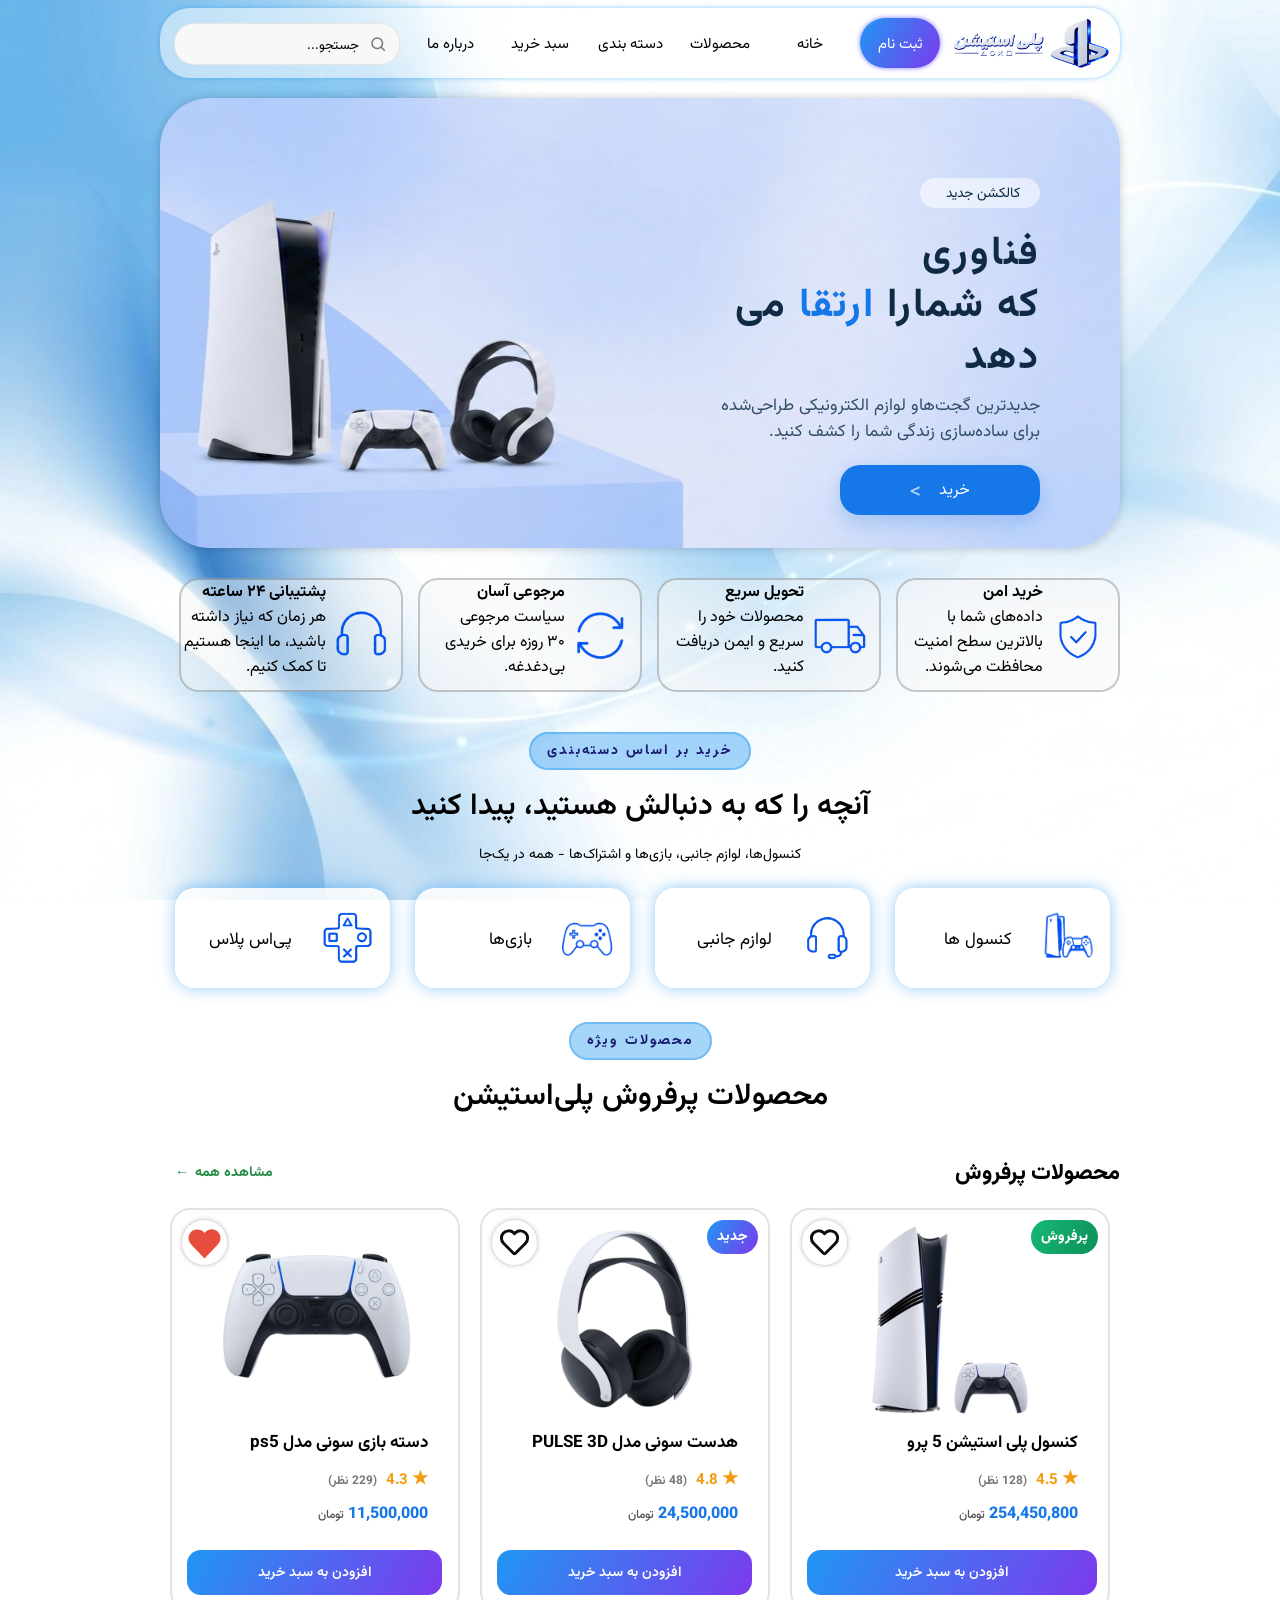
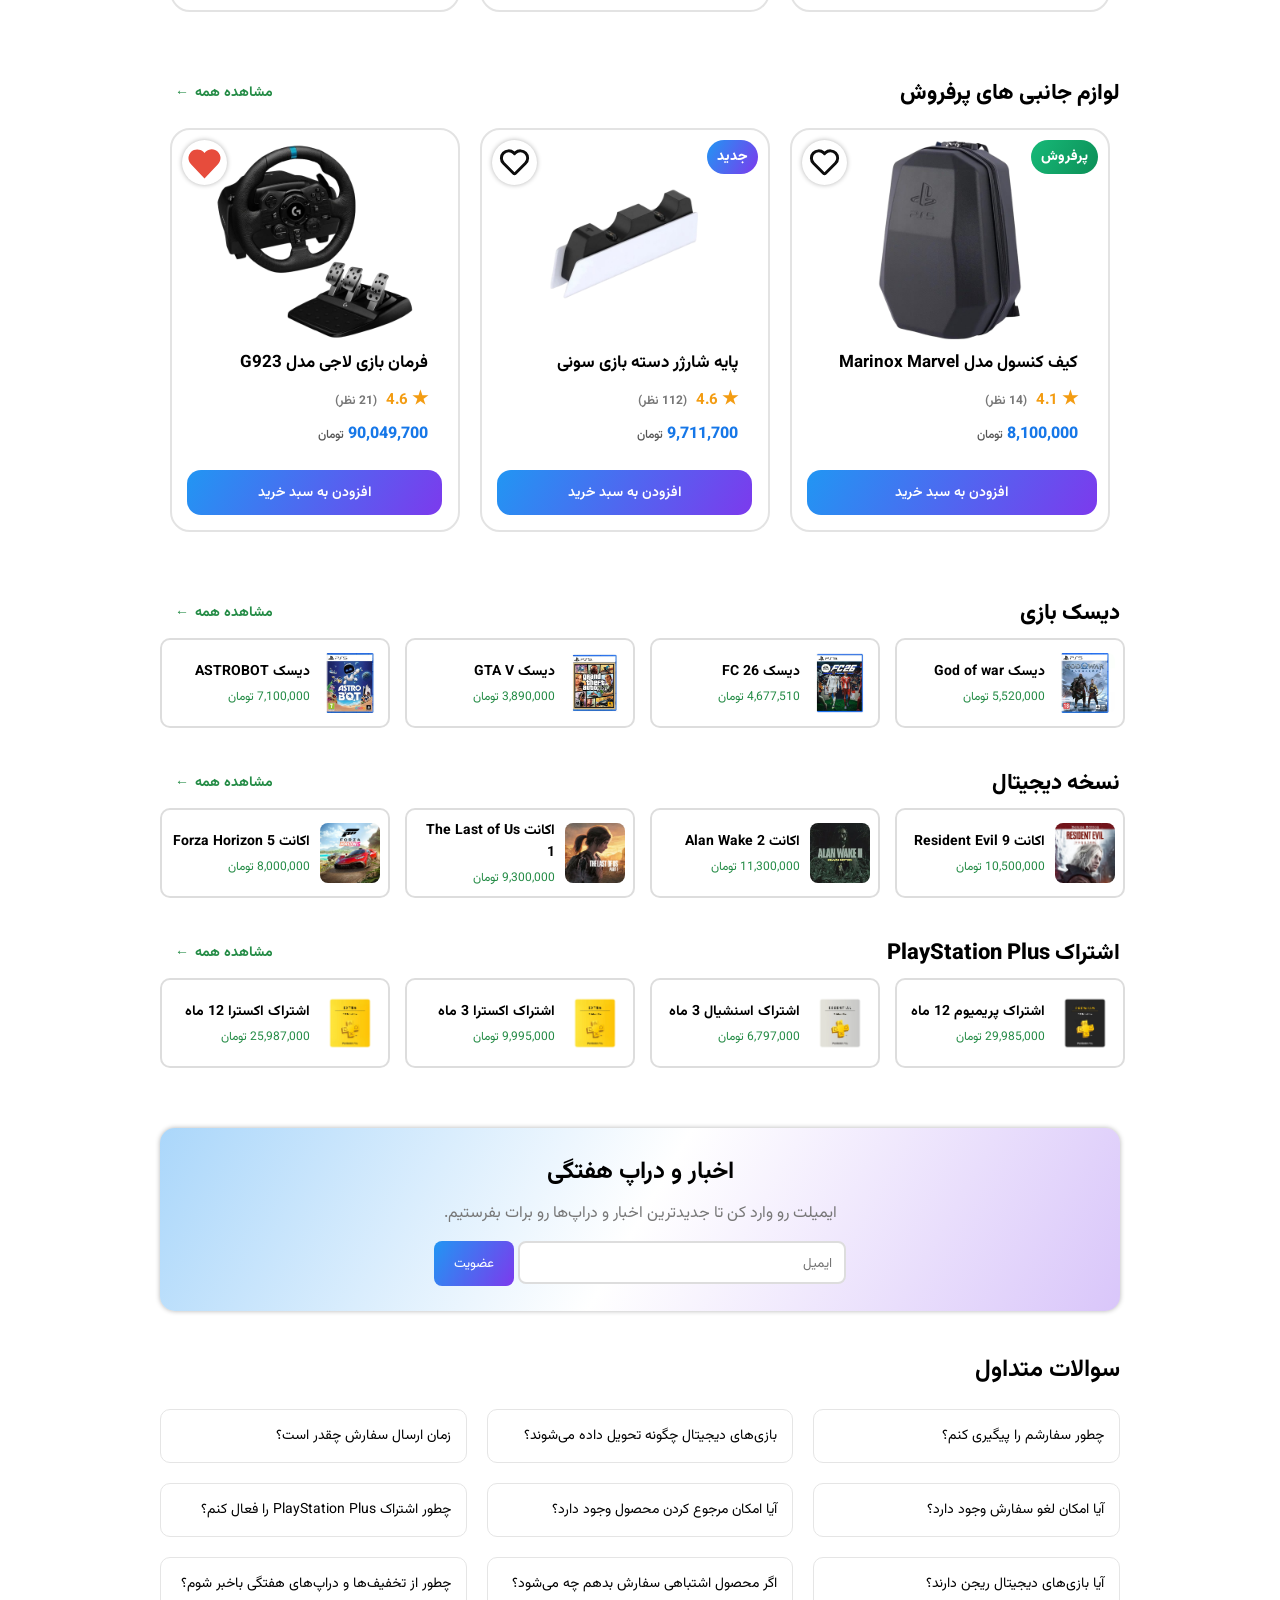
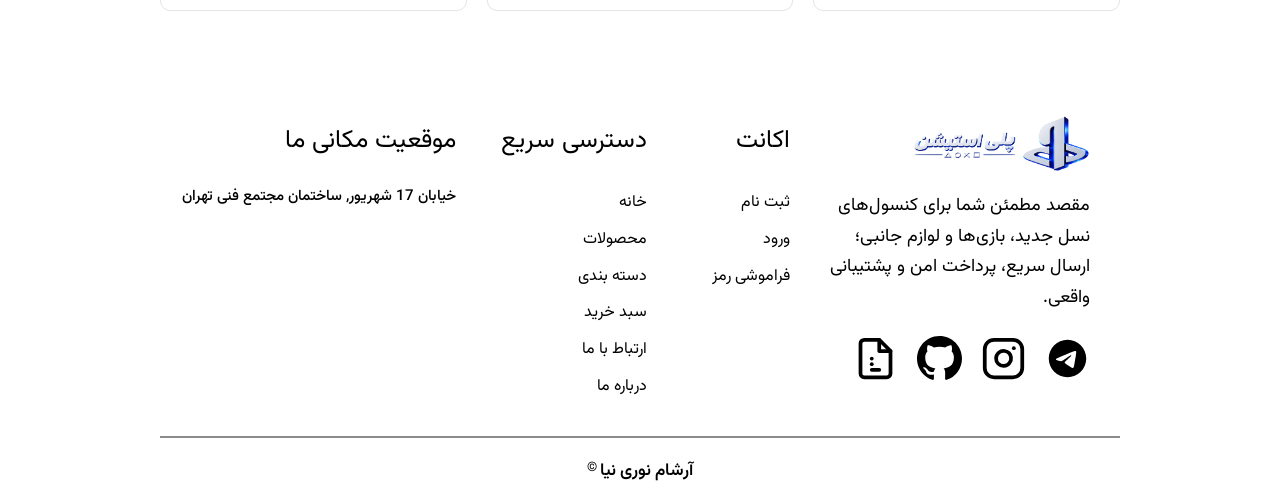
<file: index.html>
<!doctype html>
<html lang="en">

<head>
  <meta charset="UTF-8" />
  <meta name="viewport" content="width=device-width, initial-scale=1.0" />
  <title>Document</title>
  <link rel="stylesheet" href="css.css" />
</head>

<body class="body">
  <div id="loader">
    <div id="loader-c"></div>
  </div>
  <div id="div_badene">
    <div class="menu">
      <div id="icon">
        <a href="register.html"><img src="img/brand.png" alt="لگو برند" id="brand" loading="lazy"></a>
      </div>
      <a href="register.html" class="a_menu">
        <div id="register_menu_sign">
          <p class="register_menu_p_white">ثبت نام</p>
        </div>
      </a>
      <a href="index.html" class="a_menu">
        <div class="register_menu">
          <p class="register_menu_p">خانه</p>
        </div>
      </a>
      <a href="product.html" class="a_menu">
        <div class="register_menu">
          <p class="register_menu_p">محصولات</p>
        </div>
      </a>
      <a href="index.html#categori" class="a_menu">
        <div class="register_menu">
          <p class="register_menu_p">دسته بندی</p>
        </div>
      </a>
      <a href="cart.html" class="a_menu">
        <div class="register_menu">
          <p class="register_menu_p">سبد خرید</p>
        </div>
      </a>
      <a href="about.html" class="a_menu">
        <div class="register_menu">
          <p class="register_menu_p">درباره ما</p>
        </div>
      </a>
      <div class="searchbar">
        <svg width="18" height="18" viewBox="0 0 24 24" fill="none" xmlns="http://www.w3.org/2000/svg"
          style="stroke: #777; stroke-width: 2">
          <circle cx="11" cy="11" r="7"></circle>
          <line x1="16" y1="16" x2="21" y2="21"></line>
        </svg>
        <input type="search" placeholder="جستجو..." />
      </div>
    </div>
    <div id="baner">
      <img src="img/IMG_20260818_145443.png" alt="بنر ps5" id="baner_img" loading="lazy">
      <div id="baner-style">
        <div id="baner-new">کالکشن جدید</div>
        <h1 id="baner-h">
          فناوری<br />که شما‌‌را‌‌‌‌‌‌‌ <span>ارتقا </span>می دهد
        </h1>
        <p>
          جدیدترین گجت‌هاو لوازم الکترونیکی طراحی‌شده <br />
          برای ساده‌سازی زندگی شما را کشف کنید.
        </p>
        <a href="#product" class="a_menu">
          <div id="baner-button">خرید<span>&nbsp;&nbsp;&nbsp;></span></div>
        </a>
      </div>
    </div>
    <div id="namad">
      <div class="namads">
        <div class="icon-namad">
          <img src="img/icon/secure.png" alt="آیکون امنیت" class="namad-icon" loading="lazy" />
        </div>
        <span class="matn-namad"><b>خرید امن</b><br />داده‌های شما با بالاترین سطح امنیت محافظت
          می‌شوند.</span>
      </div>
      <div class="namads">
        <div class="icon-namad">
          <img src="img/icon/delivery.png" alt="آیکون کامیون" class="namad-icon" loading="lazy" />
        </div>
        <span class="matn-namad"><b>تحویل سریع</b><br />محصولات خود را <br />
          سریع و ایمن دریافت کنید.</span>
      </div>
      <div class="namads">
        <div class="icon-namad">
          <img src="img/icon/return.png" alt="آیکون مرجوعی" class="namad-icon" loading="lazy" />
        </div>
        <span class="matn-namad"><b>مرجوعی آسان</b><br />سیاست مرجوعی <br />
          ۳۰ روزه برای خریدی بی‌دغدغه.</span>
      </div>
      <div class="namads">
        <div class="icon-namad">
          <img src="img/icon/support.png" alt="آیکون پشتیبانی" class="namad-icon" loading="lazy" />
        </div>
        <span class="matn-namad"><b>پشتیبانی ۲۴ ساعته</b><br />هر زمان که نیاز داشته باشید، ما اینجا
          هستیم تا کمک کنیم.</span>
      </div>
      <a name="categori"></a>
    </div>
    <div class="div-help">
      <span class="div-help-span"><b>خرید بر اساس دسته‌بندی</b></span>
      <h2 class="div-help-h2">آنچه را که به دنبالش هستید، پیدا کنید</h2>
      <p class="div-help-p">
        کنسول‌ها، لوازم جانبی، بازی‌ها و اشتراک‌ها - همه در یک‌جا
      </p>
    </div>
    <div id="categories">
      <a href="product-ps5.html">
        <div class="categorie" title="ps5,ps5pro,...">
          <div class="icon">
            <img src="img/icon/konsole.png" alt="آیکون کنسول" class="icon_categorie" loading="lazy" />
          </div>
          <div class="div_categorie">
            <p class="p_categorie">کنسول ها</p>
          </div>
        </div>
      </a>
      <a href="product-accessories.html">
        <div class="categorie">
          <div class="icon">
            <img src="img/icon/accessories.png" alt="آیکون هدست" class="icon_categorie" loading="lazy" />
          </div>
          <div class="div_categorie">
            <p class="p_categorie">لوازم جانبی</p>
          </div>
        </div>
      </a>
      <a href="product-game.html">
        <div class="categorie">
          <div class="icon">
            <img src="img/icon/games.png" alt="آیکون بازی" class="icon_categorie" loading="lazy" />
          </div>
          <div class="div_categorie">
            <p class="p_categorie">بازی‌ها</p>
          </div>
        </div>
      </a>
      <a href="psplus-1month.html">
        <div class="categorie">
          <div class="icon">
            <img src="img/icon/psplus.png" alt="آیکون اشتراک" class="icon_categorie" loading="lazy" />
          </div>
          <div class="div_categorie">
            <p class="p_categorie">پی‌اس پلاس</p>
          </div>
        </div>
      </a>
      <a name="product"></a>
    </div>
    <div class="div-help2">
      <span class="div-help-span"><b>محصولات ویژه</b></span>
      <h2 class="div-help-h2">محصولات پرفروش پلی‌استیشن</h2>
    </div>
    <div class="section-header">
      <h2>محصولات پرفروش</h2>
      <a href="product.html" class="view-all">
        مشاهده همه
        <span>←</span>
      </a>
    </div>
    <div class="main-Products">
      <div class="product">
        <svg viewBox="0 0 24 24" xmlns:rdf="http://www.w3.org/1999/02/22-rdf-syntax-ns#"
          xmlns="http://www.w3.org/2000/svg" version="1.1" xmlns:cc="http://creativecommons.org/ns#"
          xmlns:dc="http://purl.org/dc/elements/1.1/" class="fav">
          <g transform="translate(0 -1028.4)">
            <path
              d="m7 1031.4c-1.5355 0-3.0784 0.5-4.25 1.7-2.3431 2.4-2.2788 6.1 0 8.5l9.25 9.8 9.25-9.8c2.279-2.4 2.343-6.1 0-8.5-2.343-2.3-6.157-2.3-8.5 0l-0.75 0.8-0.75-0.8c-1.172-1.2-2.7145-1.7-4.25-1.7z"
              fill="#e74c3c" />
          </g>
        </svg>
        <img src="img/product/daste-ps5.png" alt="دسته ps5" class="img" loading="lazy" />
        <div class="product-info">
          <h3 class="product-name">دسته بازی سونی مدل ps5</h3>

          <div class="product-rating">
            <span class="star">★</span>
            <span>4.3</span>
            <span class="reviews">(229 نظر)</span>
          </div>

          <div class="product-price">11,500,000 <span>تومان</span></div>
        </div>
        <a href="cart.html"><span class="new-shop">افزودن به سبد خرید</span></a>
      </div>
      <div class="product">
        <span class="product-span">جدید</span>
        <svg class="fav" width="800px" height="800px" viewBox="0 0 24 24" fill="none"
          xmlns="http://www.w3.org/2000/svg">
          <path
            d="M12 4.528a6 6 0 0 0-8.243 8.715l6.829 6.828a2 2 0 0 0 2.828 0l6.829-6.828A6 6 0 0 0 12 4.528zm-1.172 1.644l.465.464a1 1 0 0 0 1.414 0l.465-.464a4 4 0 1 1 5.656 5.656L12 18.657l-6.828-6.829a4 4 0 0 1 5.656-5.656z"
            fill="#0D0D0D" />
        </svg>
        <img src="img/product/headset.png" alt="هدست ps5" class="img" loading="lazy" />
        <div class="product-info">
          <h3 class="product-name">هدست سونی مدل PULSE 3D</h3>

          <div class="product-rating">
            <span class="star">★</span>
            <span>4.8</span>
            <span class="reviews">(48 نظر)</span>
          </div>

          <div class="product-price">24,500,000 <span>تومان</span></div>
        </div>
        <a href="cart.html">
          <div class="new-shop">افزودن به سبد خرید</div>
        </a>
      </div>
      <div class="new">
        <span class="new-span">پرفروش</span>
        <svg class="fav" width="800px" height="800px" viewBox="0 0 24 24" fill="none"
          xmlns="http://www.w3.org/2000/svg">
          <path
            d="M12 4.528a6 6 0 0 0-8.243 8.715l6.829 6.828a2 2 0 0 0 2.828 0l6.829-6.828A6 6 0 0 0 12 4.528zm-1.172 1.644l.465.464a1 1 0 0 0 1.414 0l.465-.464a4 4 0 1 1 5.656 5.656L12 18.657l-6.828-6.829a4 4 0 0 1 5.656-5.656z"
            fill="#0D0D0D" />
        </svg>
        <img src="img/product/ps5pro.png" alt="" class="img" loading="lazy" />
        <div class="product-info">
          <h3 class="product-name">کنسول پلی استیشن 5 پرو</h3>

          <div class="product-rating">
            <span class="star">★</span>
            <span>4.5</span>
            <span class="reviews">(128 نظر)</span>
          </div>

          <div class="product-price">254,450,800 <span>تومان</span></div>
        </div>
        <a href="cart.html">
          <div class="new-shop-b">افزودن به سبد خرید</div>
        </a>
      </div>
    </div>
    <div class="section-header">
      <h2>لوازم جانبی های پرفروش</h2>

      <a href="product-accessories.html" class="view-all">
        مشاهده همه
        <span>←</span>
      </a>
    </div>
    <div class="main-Products">
      <div class="product">
        <svg viewBox="0 0 24 24" xmlns:rdf="http://www.w3.org/1999/02/22-rdf-syntax-ns#"
          xmlns="http://www.w3.org/2000/svg" version="1.1" xmlns:cc="http://creativecommons.org/ns#"
          xmlns:dc="http://purl.org/dc/elements/1.1/" class="fav">
          <g transform="translate(0 -1028.4)">
            <path
              d="m7 1031.4c-1.5355 0-3.0784 0.5-4.25 1.7-2.3431 2.4-2.2788 6.1 0 8.5l9.25 9.8 9.25-9.8c2.279-2.4 2.343-6.1 0-8.5-2.343-2.3-6.157-2.3-8.5 0l-0.75 0.8-0.75-0.8c-1.172-1.2-2.7145-1.7-4.25-1.7z"
              fill="#e74c3c" />
          </g>
        </svg>
        <img src="img/product/farman-ps5.png" alt="فرمان ps5" class="img" loading="lazy" />
        <div class="product-info">
          <h3 class="product-name">فرمان بازی لاجی مدل G923</h3>

          <div class="product-rating">
            <span class="star">★</span>
            <span>4.6</span>
            <span class="reviews">(21 نظر)</span>
          </div>

          <div class="product-price">90,049,700 <span>تومان</span></div>
        </div>
        <a href="cart.html"><span class="new-shop">افزودن به سبد خرید</span></a>
      </div>
      <div class="product">
        <span class="product-span">جدید</span>
        <svg class="fav" width="800px" height="800px" viewBox="0 0 24 24" fill="none"
          xmlns="http://www.w3.org/2000/svg">
          <path
            d="M12 4.528a6 6 0 0 0-8.243 8.715l6.829 6.828a2 2 0 0 0 2.828 0l6.829-6.828A6 6 0 0 0 12 4.528zm-1.172 1.644l.465.464a1 1 0 0 0 1.414 0l.465-.464a4 4 0 1 1 5.656 5.656L12 18.657l-6.828-6.829a4 4 0 0 1 5.656-5.656z"
            fill="#0D0D0D" />
        </svg>
        <img src="img/product/sharger-ps5.png" alt="شارژر ps5" class="img" loading="lazy" />
        <div class="product-info">
          <h3 class="product-name">پایه شارژر دسته بازی سونی</h3>

          <div class="product-rating">
            <span class="star">★</span>
            <span>4.6</span>
            <span class="reviews">(112 نظر)</span>
          </div>

          <div class="product-price">9,711,700 <span>تومان</span></div>
        </div>
        <a href="cart.html"><span class="new-shop">افزودن به سبد خرید</span></a>
      </div>
      <div class="new">
        <span class="new-span">پرفروش</span>
        <svg class="fav" width="800px" height="800px" viewBox="0 0 24 24" fill="none"
          xmlns="http://www.w3.org/2000/svg">
          <path
            d="M12 4.528a6 6 0 0 0-8.243 8.715l6.829 6.828a2 2 0 0 0 2.828 0l6.829-6.828A6 6 0 0 0 12 4.528zm-1.172 1.644l.465.464a1 1 0 0 0 1.414 0l.465-.464a4 4 0 1 1 5.656 5.656L12 18.657l-6.828-6.829a4 4 0 0 1 5.656-5.656z"
            fill="#0D0D0D" />
        </svg>
        <img src="img/product/kif-ps5.png" alt="کیف ps5" class="img" loading="lazy" />
        <div class="product-info">
          <h3 class="product-name">کیف کنسول مدل Marinox Marvel</h3>

          <div class="product-rating">
            <span class="star">★</span>
            <span>4.1</span>
            <span class="reviews">(14 نظر)</span>
          </div>

          <div class="product-price">8,100,000 <span>تومان</span></div>
        </div>
        <a href="cart.html"><span class="new-shop-b">افزودن به سبد خرید</span></a>
      </div>
    </div>
    <div class="section-header">
      <h2>دیسک بازی</h2>

      <a href="product-game.html#disc" class="view-all">
        مشاهده همه
        <span>←</span>
      </a>
    </div>
    <div class="products-mini">
      <a href="" class="a_menu">
        <div class="product-mini">
          <img src="img/product/disc-astrobot.webp" alt="ASTROBOT" loading="lazy" />

          <div class="info">
            <h3>دیسک ASTROBOT</h3>
            <p>7,100,000 تومان</p>
          </div>
        </div>
      </a>

      <a href="" class="a_menu">
        <div class="product-mini">
          <img src="img/product/disc-gta5.webp" alt="GTA V" loading="lazy" />

          <div class="info">
            <h3>دیسک GTA V</h3>
            <p>3,890,000 تومان</p>
          </div>
        </div>
      </a>

      <a href="" class="a_menu">
        <div class="product-mini">
          <img src="img/product/disc-fc26.webp" alt="FC 26" loading="lazy" />

          <div class="info">
            <h3>دیسک FC 26</h3>
            <p>4,677,510 تومان</p>
          </div>
        </div>
      </a>

      <a href="" class="a_menu">
        <div class="product-mini">
          <img src="img/product/disc-Godofwar.webp" alt="GOD OF WAR" loading="lazy" />
          <div class="info">
            <h3>دیسک God of war</h3>
            <p>5,520,000 تومان</p>
          </div>
        </div>
      </a>
    </div>
    <div class="section-header">
      <h2>نسخه دیجیتال</h2>
      <a href="product-game.html#acc" class="view-all">
        مشاهده همه
        <span>←</span>
      </a>
    </div>
    <div class="products-mini">
      <a href="" class="a_menu">
        <div class="product-mini">
          <img src="img/product/Forza-Horizon-5-1.webp" alt="Forza Horizon 5" loading="lazy" />

          <div class="info">
            <h3>اكانت Forza Horizon 5</h3>
            <p>8,000,000 تومان</p>
          </div>
        </div>
      </a>

      <a href="" class="a_menu">
        <div class="product-mini">
          <img src="img/product/The-Last-of-Us-Part-I.webp" alt="The Last of Us Part 1" loading="lazy" />

          <div class="info">
            <h3>اکانت The Last of Us 1</h3>
            <p>9,300,000 تومان</p>
          </div>
        </div>
      </a>

      <a href="" class="a_menu">
        <div class="product-mini">
          <img src="img/product/Alan-Wake-2.webp" alt="Alan Wake 2" loading="lazy" />

          <div class="info">
            <h3>اکانت Alan Wake 2</h3>
            <p>11,300,000 تومان</p>
          </div>
        </div>
      </a>

      <a href="" class="a_menu">
        <div class="product-mini">
          <img src="img/product/Resident-Evil-9-Requiem.webp" alt="Resident Evil 9" loading="lazy" />
          <div class="info">
            <h3>اكانت Resident Evil 9</h3>
            <p>10,500,000 تومان</p>
          </div>
        </div>
      </a>
    </div>
    <div class="section-header">
      <h2>اشتراک PlayStation Plus</h2>
      <a href="psplus-1month.html" class="view-all">
        مشاهده همه
        <span>←</span>
      </a>
    </div>
    <div class="products-mini">
      <a href="psplus-12month.html" class="a_menu">
        <div class="product-mini">
          <img src="img/product/PlayStationPlus-EXTRA_12-MONTHS.webp" alt="اشتراک اکسترا" loading="lazy" />

          <div class="info">
            <h3>اشتراک اکسترا 12 ماه</h3>
            <p>25,987,000 تومان</p>
          </div>
        </div>
      </a>

      <a href="psplus-3month.html" class="a_menu">
        <div class="product-mini">
          <img src="img/product/PlayStationPlus-EXTRA_3-MONTHS.webp" alt="اشتراک اکسترا" loading="lazy" />

          <div class="info">
            <h3>اشتراک اکسترا 3 ماه</h3>
            <p>9,995,000 تومان</p>
          </div>
        </div>
      </a>

      <a href="psplus-3month.html" class="a_menu">
        <div class="product-mini">
          <img src="img/product/PlayStationPlus-Essential_3-MONTHS.webp" alt="اشتراک اسنشیال" loading="lazy" />

          <div class="info">
            <h3>اشتراک اسنشیال 3 ماه</h3>
            <p>6,797,000 تومان</p>
          </div>
        </div>
      </a>

      <a href="psplus-12month.html" class="a_menu">
        <div class="product-mini">
          <img src="img/product/PlayStationPlus-PREMIUM_12-MONTHS.webp" alt="اشتراک پریمیوم" loading="lazy" />
          <div class="info">
            <h3>اشتراک پریمیوم 12 ماه</h3>
            <p>29,985,000 تومان</p>
          </div>
        </div>
      </a>
    </div>
    <div class="newsletter">
      <h2>اخبار و دراپ هفتگی</h2>
      <p>.ایمیلت رو وارد کن تا جدیدترین اخبار و دراپ‌ها رو برات بفرستیم</p>

      <div class="email-box">
        <form action="about.html#ertebat">
          <button>عضویت</button>
          <input type="email" placeholder="ایمیل" required="required" />
        </form>
      </div>
    </div>
    <div class="faq">
      <h2>سوالات متداول</h2>

      <div class="faq-box">
        <details class="faq-item">
          <summary>چطور سفارشم را پیگیری کنم؟</summary>
          <p>
            از بخش سفارش‌های حساب کاربری می‌توانید سفارش خود را پیگیری کنید.
          </p>
        </details>

        <details class="faq-item">
          <summary>بازی‌های دیجیتال چگونه تحویل داده می‌شوند؟</summary>
          <p>
            پس از تأیید پرداخت، اطلاعات بازی دیجیتال برای شما ارسال می‌شود.
          </p>
        </details>

        <details class="faq-item">
          <summary>زمان ارسال سفارش چقدر است؟</summary>
          <p>زمان ارسال بسته به شهر و روش ارسال انتخابی متفاوت است.</p>
        </details>

        <details class="faq-item">
          <summary>آیا امکان لغو سفارش وجود دارد؟</summary>
          <p>
            در صورتی که سفارش هنوز ارسال نشده باشد، امکان لغو آن وجود دارد.
          </p>
        </details>

        <details class="faq-item">
          <summary>آیا امکان مرجوع کردن محصول وجود دارد؟</summary>
          <p>
            در صورت وجود شرایط لازم، می‌توانید درخواست مرجوعی خود را ثبت کنید.
          </p>
        </details>

        <details class="faq-item">
          <summary>چطور اشتراک PlayStation Plus را فعال کنم؟</summary>
          <p>
            پس از خرید، کد یا اطلاعات فعال‌سازی در اختیار شما قرار می‌گیرد.
          </p>
        </details>

        <details class="faq-item">
          <summary>آیا بازی‌های دیجیتال ریجن دارند؟</summary>
          <p>
            بله، بعضی از بازی‌ها و اکانت‌های دیجیتال بر اساس ریجن ارائه
            می‌شوند.
          </p>
        </details>

        <details class="faq-item">
          <summary>اگر محصول اشتباهی سفارش بدهم چه می‌شود؟</summary>
          <p>برای بررسی و اصلاح سفارش می‌توانید با پشتیبانی تماس بگیرید.</p>
        </details>

        <details class="faq-item">
          <summary>چطور از تخفیف‌ها و دراپ‌های هفتگی باخبر شوم؟</summary>
          <p>
            با عضویت در خبرنامه، جدیدترین تخفیف‌ها و دراپ‌های هفتگی را دریافت
            می‌کنید.
          </p>
        </details>
      </div>
    </div>
    <div id="footer">
      <div id="footer-brands">
        <div id="brand-logo-footer">
          <img src="img/brand.png" alt="لگو برند" id="brand-logo-footer-img" loading="lazy" />
        </div>
        <div id="footer-nevesht">
          <span>مقصد مطمئن شما برای کنسول‌های نسل جدید، بازی‌ها و لوازم جانبی؛
            ارسال سریع، پرداخت امن و پشتیبانی واقعی.</span>
        </div>
        <div id="contact">
          <a href="https://t.me/KRATOS_GOD3" target="_blank"><svg width="24" height="24" viewBox="0 0 24 24"
              fill="#000000" class="ertebat">
              <path
                d="M12 2C6.48 2 2 6.48 2 12s4.48 10 10 10 10-4.48 10-10S17.52 2 12 2zm4.64 6.8c-.15 1.58-.8 5.42-1.13 7.19-.14.75-.42 1-.68 1.03-.58.05-1.02-.38-1.58-.75-.88-.58-1.38-.94-2.23-1.5-.99-.65-.35-1.01.22-1.59.15-.15 2.71-2.48 2.76-2.69a.2.2 0 00-.05-.18c-.06-.05-.14-.03-.21-.02-.09.02-1.49.95-4.22 2.79-.4.27-.76.41-1.08.4-.36-.01-1.04-.2-1.55-.37-.63-.2-1.12-.31-1.08-.66.02-.18.27-.36.74-.55 2.92-1.27 4.86-2.11 5.83-2.51 2.78-1.16 3.35-1.36 3.73-1.36.08 0 .27.02.39.12.1.08.13.19.14.27-.01.06.01.24 0 .38z" />
            </svg></a>
          <a href="https://instagram.com/arshamnorinia" target="_blank"><svg width="10" height="10" viewBox="0 0 24 24"
              fill="none" stroke="#000000" stroke-width="2" stroke-linecap="round" stroke-linejoin="round"
              class="ertebat">
              <rect x="2" y="2" width="20" height="20" rx="5" ry="5"></rect>
              <path d="M16 11.37A4 4 0 1 1 12.63 8 4 4 0 0 1 16 11.37z"></path>
              <line x1="17.5" y1="6.5" x2="17.51" y2="6.5"></line>
            </svg></a>
          <a href="https://github.com/arshamnori" target="_blank"><svg width="24" height="24" viewBox="0 0 24 24"
              fill="#000000" class="ertebat">
              <path
                d="M12 0C5.37 0 0 5.37 0 12c0 5.31 3.435 9.795 8.205 11.385.6.105.825-.255.825-.57 0-.285-.015-1.23-.015-2.235-3.015.555-3.795-.735-4.035-1.41-.135-.345-.72-1.41-1.23-1.695-.42-.225-1.02-.78-.015-.795.945-.015 1.62.87 1.845 1.23 1.08 1.815 2.805 1.305 3.495.99.105-.78.42-1.305.765-1.605-2.67-.3-5.46-1.335-5.46-5.925 0-1.305.465-2.385 1.23-3.225-.12-.3-.54-1.53.12-3.18 0 0 1.005-.315 3.3 1.23.96-.27 1.98-.405 3-.405s2.04.135 3 .405c2.295-1.56 3.3-1.23 3.3-1.23.66 1.65.24 2.88.12 3.18.765.84 1.23 1.905 1.23 3.225 0 4.605-2.805 5.625-5.475 5.925.435.375.81 1.095.81 2.22 0 1.605-.015 2.895-.015 3.3 0 .315.225.69.825.57A12.02 12.02 0 0024 12c0-6.63-5.37-12-12-12z" />
            </svg></a>
          <a href="" download="وب 1 آرشام نوری نیا"><svg width="24" height="24" viewBox="0 0 24 24" fill="none"
              stroke="#000000" stroke-width="2" stroke-linecap="round" stroke-linejoin="round" class="ertebat">
              <path d="M14 2H6a2 2 0 0 0-2 2v16a2 2 0 0 0 2 2h12a2 2 0 0 0 2-2V8z"></path>
              <polyline points="14 2 14 8 20 8"></polyline>
              <line x1="10" y1="12" x2="10" y2="12.01"></line>
              <line x1="10" y1="15" x2="10" y2="15.01"></line>
              <line x1="10" y1="18" x2="14" y2="18"></line>
            </svg></a>
        </div>
      </div>
      <div id="footer-account">
        <p>اکانت</p>
        <a href="register.html" class="footer-a">ثبت نام</a>
        <a href="login.html" class="footer-a">ورود</a>
        <a href="forget_password.html" class="footer-a">فراموشی رمز</a>
      </div>
      <div id="footer-links">
        <p>دسترسی سریع</p>
        <a href="index.html" class="footer-a">خانه</a>
        <a href="product.html" class="footer-a">محصولات</a>
        <a href="index.html#categori" class="footer-a">دسته بندی</a>
        <a href="cart.html" class="footer-a">سبد خرید</a>
        <a href="about.html#ertebat" class="footer-a">ارتباط با ما</a>
        <a href="about.html" class="footer-a">درباره ما</a>
      </div>
      <div id="footer-loc">
        <p>موقعیت مکانی ما</p>
        <span>خیابان 17 شهریور, ساختمان مجتمع فنی تهران</span>
        <iframe title="map-iframe" src="https://neshan.org/maps/iframe/places/sbSqHAY50AgU/33.4898592/48.3500479"
          width="260" height="200" allowfullscreen loading="lazy" id="map"></iframe>
      </div>
    </div>
    <hr id="hr" />
    <a href="https://t.me/KRATOS_GOD3" id="developer_a"><sup>&copy</sup>آرشام نوری نیا</a>
  </div>
</body>

</html>
</file>
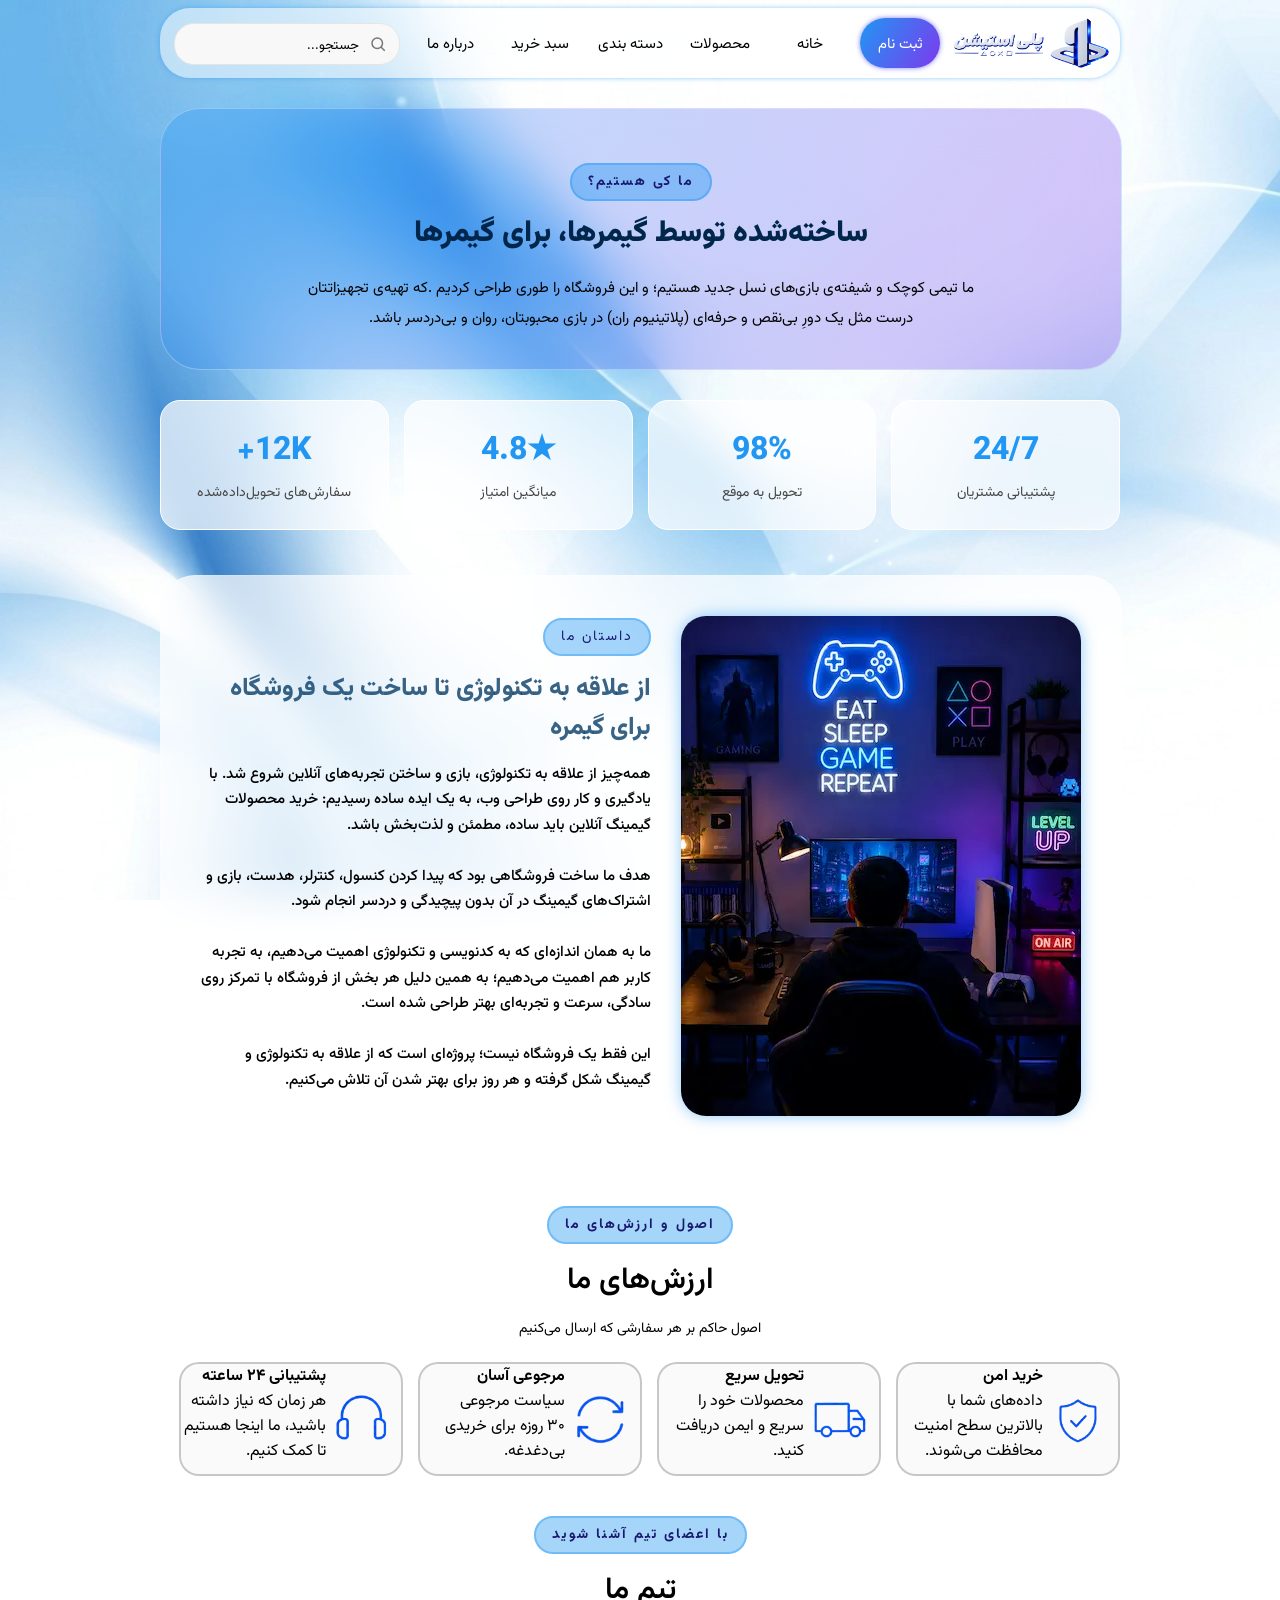
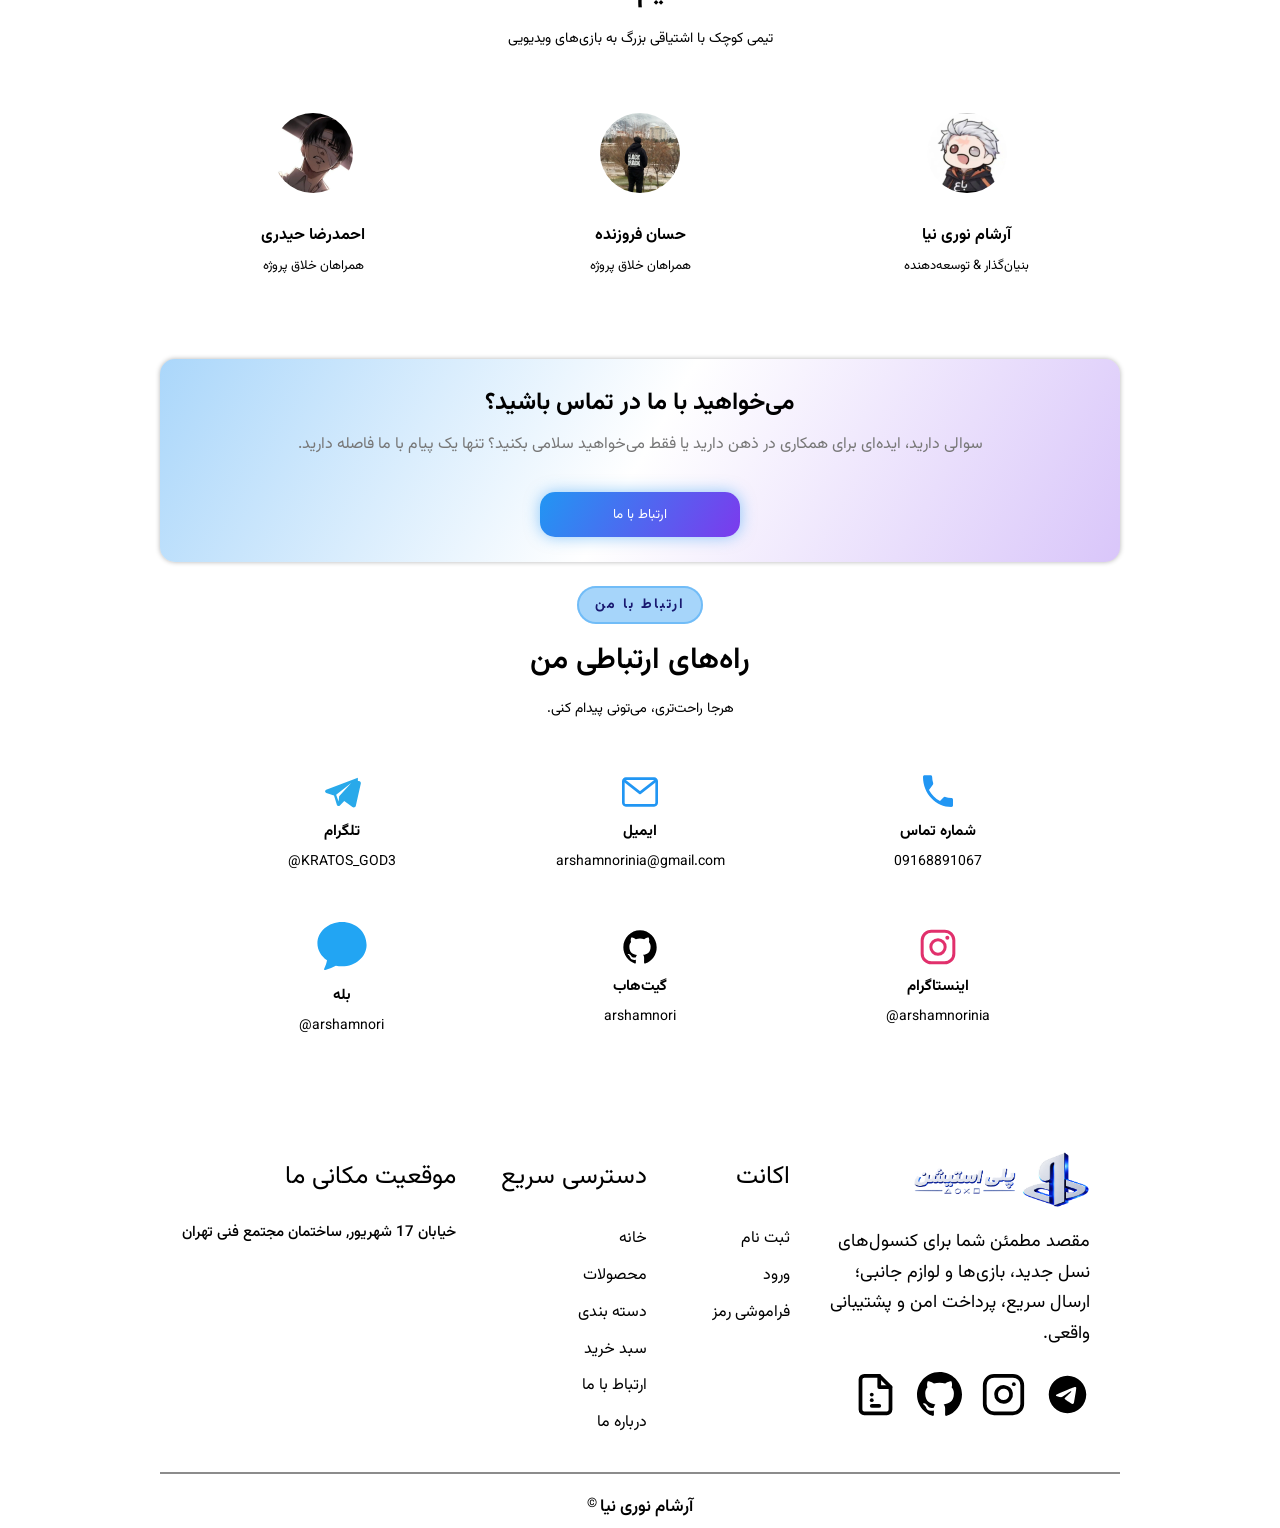
<file: about.html>
<!doctype html>
<html lang="en">

<head>
  <meta charset="UTF-8" />
  <meta name="viewport" content="width=device-width, initial-scale=1.0" />
  <title>Document</title>
  <link rel="stylesheet" href="css.css" />
</head>

<body class="body">
  <div id="loader">
    <div id="loader-c"></div>
  </div>
  <div id="div_badene">
    <div class="menu">
      <div id="icon">
        <a href="register.html"><img src="img/brand.png" id="brand" /></a>
      </div>
      <a href="register.html" class="a_menu">
        <div id="register_menu_sign">
          <p class="register_menu_p_white">ثبت نام</p>
        </div>
      </a>
      <a href="index.html" class="a_menu">
        <div class="register_menu">
          <p class="register_menu_p">خانه</p>
        </div>
      </a>
      <a href="product.html" class="a_menu">
        <div class="register_menu">
          <p class="register_menu_p">محصولات</p>
        </div>
      </a>
      <a href="index.html#categori" class="a_menu">
        <div class="register_menu">
          <p class="register_menu_p">دسته بندی</p>
        </div>
      </a>
      <a href="cart.html" class="a_menu">
        <div class="register_menu">
          <p class="register_menu_p">سبد خرید</p>
        </div>
      </a>
      <a href="about.html" class="a_menu">
        <div class="register_menu">
          <p class="register_menu_p">درباره ما</p>
        </div>
      </a>
      <div class="searchbar">
        <svg width="18" height="18" viewBox="0 0 24 24" fill="none" xmlns="http://www.w3.org/2000/svg"
          style="stroke: #777; stroke-width: 2">
          <circle cx="11" cy="11" r="7"></circle>
          <line x1="16" y1="16" x2="21" y2="21"></line>
        </svg>
        <input type="search" placeholder="جستجو..." />
      </div>
    </div>
    <div class="page-about">
      <div class="div-help">
        <span class="div-help-span"><b>ما کی هستیم؟</b></span>
        <h2 class="div-help-h2-about">ساخته‌شده توسط گیمرها، برای گیمرها</h2>
        <p class="div-help-p-about">
          ما تیمی کوچک و شیفته‌ی بازی‌های نسل جدید هستیم؛ و این فروشگاه را
          طوری طراحی کردیم .که تهیه‌ی تجهیزاتتان <br />
          درست مثل یک دورِ بی‌نقص و حرفه‌ای (پلاتینیوم ران) در بازی محبوبتان،
          روان و بی‌دردسر باشد.
        </p>
      </div>
    </div>
    <div id="sefareshs">
      <div class="sefaresh">
        <div class="sefaresh-add">+12K</div>
        <div class="sefaresh-for">سفارش‌های تحویل‌داده‌شده</div>
      </div>
      <div class="sefaresh">
        <div class="sefaresh-add">4.8★</div>
        <div class="sefaresh-for">میانگین امتیاز</div>
      </div>
      <div class="sefaresh">
        <div class="sefaresh-add">98%</div>
        <div class="sefaresh-for">تحویل به‌ موقع</div>
      </div>
      <div class="sefaresh">
        <div class="sefaresh-add">24/7</div>
        <div class="sefaresh-for">پشتیبانی مشتریان</div>
      </div>
    </div>
    <div class="story">
      <div class="story-img">
        <img src="img/about-me.webp" alt="داستان ما" loading="lazy" />
      </div>
      <div class="story-text">
        <span class="div-help-span">داستان ما</span>
        <h2>از علاقه به تکنولوژی تا ساخت یک فروشگاه برای گیمره</h2>
        <p>
          همه‌چیز از علاقه به تکنولوژی، بازی و ساختن تجربه‌های آنلاین شروع شد.
          با یادگیری و کار روی طراحی وب، به یک ایده ساده رسیدیم: خرید محصولات
          گیمینگ آنلاین باید ساده، مطمئن و لذت‌بخش باشد. <br /><br />
          هدف ما ساخت فروشگاهی بود که پیدا کردن کنسول، کنترلر، هدست، بازی و
          اشتراک‌های گیمینگ در آن بدون پیچیدگی و دردسر انجام شود. <br /><br />
          ما به همان اندازه‌ای که به کدنویسی و تکنولوژی اهمیت می‌دهیم، به
          تجربه کاربر هم اهمیت می‌دهیم؛ به همین دلیل هر بخش از فروشگاه با
          تمرکز روی سادگی، سرعت و تجربه‌ای بهتر طراحی شده است. <br /><br />
          این فقط یک فروشگاه نیست؛ پروژه‌ای است که از علاقه به تکنولوژی و
          گیمینگ شکل گرفته و هر روز برای بهتر شدن آن تلاش می‌کنیم.
        </p>
      </div>
    </div>
    <br />
    <div class="div-help">
      <span class="div-help-span"><b>اصول و ارزش‌های ما</b></span>
      <h2 class="div-help-h2">ارزش‌های ما</h2>
      <p class="div-help-p">اصول حاکم بر هر سفارشی که ارسال می‌کنیم</p>
    </div>
    <div id="namad">
      <div class="namads">
        <div class="icon-namad">
          <img src="img/icon/secure.png" alt="آیکون امنیت" class="namad-icon" loading="lazy" />
        </div>
        <span class="matn-namad"><b>خرید امن</b><br />داده‌های شما با بالاترین سطح امنیت محافظت
          می‌شوند.</span>
      </div>
      <div class="namads">
        <div class="icon-namad">
          <img src="img/icon/delivery.png" alt="آیکون کامیون" class="namad-icon" loading="lazy" />
        </div>
        <span class="matn-namad"><b>تحویل سریع</b><br />محصولات خود را <br />
          سریع و ایمن دریافت کنید.</span>
      </div>
      <div class="namads">
        <div class="icon-namad">
          <img src="img/icon/return.png" alt="آیکون مرجوعی" class="namad-icon" loading="lazy" />
        </div>
        <span class="matn-namad"><b>مرجوعی آسان</b><br />سیاست مرجوعی <br />
          ۳۰ روزه برای خریدی بی‌دغدغه.</span>
      </div>
      <div class="namads">
        <div class="icon-namad">
          <img src="img/icon/support.png" alt="آیکون پشتیبانی" class="namad-icon" loading="lazy" />
        </div>
        <span class="matn-namad"><b>پشتیبانی ۲۴ ساعته</b><br />هر زمان که نیاز داشته باشید، ما اینجا
          هستیم تا کمک کنیم.</span>
      </div>
    </div>
    <div class="div-help">
      <span class="div-help-span"><b>با اعضای تیم آشنا شوید</b></span>
      <h2 class="div-help-h2">تیم ما</h2>
      <p class="div-help-p">تیمی کوچک با اشتیاقی بزرگ به بازی‌های ویدیویی</p>
    </div>
    <a href="https://t.me/KRATOS_GOD3" class="a_menu">
      <div class="team">
        <div class="team-nafar">
          <img src="img/me-telegram.webp" alt="آرشام" class="ertebtat-me-img" loading="lazy">
          <h4>آرشام نوری نیا</h4>
          <span>بنیان‌گذار &amp; توسعه‌دهنده</span>
        </div>
    </a>
    <a href="https://t.me/IM_Hesan" class="a_menu">
      <div class="team-nafar">
        <img src="img/hesan-telegram.webp" alt="حسان" class="ertebtat-me-img" loading="lazy">
        <h4>حسان فروزنده</h4>
        <span>همراهان خلاق پروژه</span>
      </div>
    </a>
    <a href="https://t.me/A_Locust" class="a_menu">
      <div class="team-nafar">
        <img src="img/hidary-telegram.webp" alt="حیدری" class="ertebtat-me-img" loading="lazy">
        <h4>احمدرضا حیدری</h4>
        <span>همراهان خلاق پروژه</span>
      </div>
    </a>
  </div>
  <div class="newsletter">
    <h2>می‌خواهید با ما در تماس باشید؟</h2>
    <p>.سوالی دارید، ایده‌ای برای همکاری در ذهن دارید یا فقط می‌خواهید سلامی بکنید؟ تنها یک پیام با ما فاصله دارید</p>
    <form action="https://t.me/KRATOS_GOD3"><button class="telegram">ارتباط با ما</button>
    </form>
  </div>
  <a name="ertebat"></a>
  <div class="div-help">
    <span class="div-help-span"><b>ارتباط با من</b></span>
    <h2 class="div-help-h2">راه‌های ارتباطی من</h2>
    <p class="div-help-p">.هرجا راحت‌تری، می‌تونی پیدام کنی</p>
  </div>
  <div id="ertebatat">
    <div class="ertebatat-me">
      <svg width="32" height="32" viewBox="0 0 24 24" fill="none" class="ertebtat-me-svg">
        <path
          d="M6.6 10.8c1.4 2.8 3.8 5.1 6.6 6.6l2.2-2.2c.3-.3.7-.4 1-.2 1.1.4 2.3.6 3.6.6.6 0 1 .4 1 1V20c0 .6-.4 1-1 1C10.9 21 3 13.1 3 3c0-.6.4-1 1-1h3.5c.6 0 1 .4 1 1 0 1.3.2 2.5.6 3.6.1.4 0 .8-.2 1L6.6 10.8z"
          fill="#2196F3" />
      </svg>
      <h4>شماره تماس</h4>
      <span class="ertebatat-me-text">09168891067</span>
    </div>

    <div class="ertebatat-me">
      <svg width="32" height="32" viewBox="0 0 24 24" fill="none" class="ertebtat-me-svg">
        <path d="M2 5.5C2 4.7 2.7 4 3.5 4h17c.8 0 1.5.7 1.5 1.5v13c0 .8-.7 1.5-1.5 1.5h-17C2.7 20 2 19.3 2 18.5v-13z"
          stroke="#2196F3" stroke-width="1.6" />
        <path d="M3 5.5l9 7 9-7" stroke="#2196F3" stroke-width="1.6" stroke-linecap="round" stroke-linejoin="round" />
      </svg>
      <h4>ایمیل</h4>
      <span class="ertebatat-me-text">arshamnorinia@gmail.com</span>
    </div>

    <a href="https://t.me/KRATOS_GOD3" class="ertebatat-link">
      <div class="ertebatat-me">
        <svg width="32" height="32" viewBox="0 0 24 24" fill="none" class="ertebtat-me-svg">
          <path
            d="M21.5 3.5L2.5 10.7c-.9.35-.9 1.65.1 1.95l4.6 1.45 1.7 5.5c.25.8 1.25 1.05 1.85.45l2.6-2.6 4.9 3.6c.75.55 1.85.15 2.05-.75l3-13.4c.2-1-.8-1.75-1.75-1.35zM8.5 13.6l9-7-7.2 8-.35 3.1-1.45-4.1z"
            fill="#29A9EA" />
        </svg>
        <h4>تلگرام</h4>
        <span class="ertebatat-me-text">@KRATOS_GOD3</span>
      </div>
    </a>

    <a href="https://instagram.com/arshamnorinia" class="ertebatat-link">
      <div class="ertebatat-me">
        <svg width="32" height="32" viewBox="0 0 24 24" fill="none" class="ertebtat-me-svg">
          <rect x="2.5" y="2.5" width="19" height="19" rx="5.5" stroke="#E1306C" stroke-width="1.8" />
          <circle cx="12" cy="12" r="4.3" stroke="#E1306C" stroke-width="1.8" />
          <circle cx="17.6" cy="6.4" r="1.2" fill="#E1306C" />
        </svg>
        <h4>اینستاگرام</h4>
        <span class="ertebatat-me-text">@arshamnorinia</span>
      </div>
    </a>

    <a href="https://github.com/arshamnori" class="ertebatat-link">
      <div class="ertebatat-me">
        <svg width="32" height="32" viewBox="0 0 24 24" fill="none" class="ertebtat-me-svg">
          <path fill-rule="evenodd" clip-rule="evenodd"
            d="M12 2C6.48 2 2 6.58 2 12.2c0 4.5 2.87 8.32 6.84 9.67.5.1.68-.22.68-.49 0-.24-.01-.87-.01-1.7-2.78.62-3.37-1.36-3.37-1.36-.46-1.18-1.11-1.5-1.11-1.5-.91-.63.07-.62.07-.62 1 .07 1.53 1.05 1.53 1.05.89 1.55 2.34 1.1 2.91.84.09-.66.35-1.1.63-1.36-2.22-.26-4.56-1.13-4.56-5.03 0-1.11.39-2.02 1.03-2.73-.1-.26-.45-1.3.1-2.72 0 0 .84-.27 2.75 1.04a9.3 9.3 0 0 1 5 0c1.9-1.31 2.75-1.04 2.75-1.04.55 1.42.2 2.46.1 2.72.64.71 1.03 1.62 1.03 2.73 0 3.91-2.35 4.77-4.58 5.02.36.32.68.94.68 1.9 0 1.37-.01 2.47-.01 2.81 0 .27.18.6.69.49A10.02 10.02 0 0 0 22 12.2C22 6.58 17.52 2 12 2z"
            fill="black" />
        </svg>
        <h4>گیت‌هاب</h4>
        <span class="ertebatat-me-text">arshamnori</span>
      </div>
    </a>

    <a href="https://ble.ir/arshamnori" class="ertebatat-link">
      <div class="ertebatat-me">
        <svg width="32" height="32" viewBox="0 0 24 24" fill="none" class="ertebtat-me-img">
          <path
            d="M12 2C6.48 2 2 5.9 2 10.7c0 2.8 1.5 5.3 3.9 6.9-.15 1-.6 2.4-1.15 3.4-.15.3.1.65.45.55 1.6-.45 3.3-1.2 4.3-1.75.8.15 1.6.25 2.5.25 5.52 0 10-3.9 10-8.7C22 5.9 17.52 2 12 2z"
            fill="#22A5F3" />
        </svg>
        <h4>بله</h4>
        <span class="ertebatat-me-text">@arshamnori</span>
      </div>
    </a>
  </div>
  <div id="footer">
    <div id="footer-brands">
      <div id="brand-logo-footer">
        <img src="img/brand.png" alt="لگو برند" id="brand-logo-footer-img" loading="lazy" />
      </div>
      <div id="footer-nevesht">
        <span>مقصد مطمئن شما برای کنسول‌های نسل جدید، بازی‌ها و لوازم جانبی؛
          ارسال سریع، پرداخت امن و پشتیبانی واقعی.</span>
      </div>
      <div id="contact">
        <a href="https://t.me/KRATOS_GOD3" target="_blank"><svg width="24" height="24" viewBox="0 0 24 24"
            fill="#000000" class="ertebat">
            <path
              d="M12 2C6.48 2 2 6.48 2 12s4.48 10 10 10 10-4.48 10-10S17.52 2 12 2zm4.64 6.8c-.15 1.58-.8 5.42-1.13 7.19-.14.75-.42 1-.68 1.03-.58.05-1.02-.38-1.58-.75-.88-.58-1.38-.94-2.23-1.5-.99-.65-.35-1.01.22-1.59.15-.15 2.71-2.48 2.76-2.69a.2.2 0 00-.05-.18c-.06-.05-.14-.03-.21-.02-.09.02-1.49.95-4.22 2.79-.4.27-.76.41-1.08.4-.36-.01-1.04-.2-1.55-.37-.63-.2-1.12-.31-1.08-.66.02-.18.27-.36.74-.55 2.92-1.27 4.86-2.11 5.83-2.51 2.78-1.16 3.35-1.36 3.73-1.36.08 0 .27.02.39.12.1.08.13.19.14.27-.01.06.01.24 0 .38z" />
          </svg></a>
        <a href="https://instagram.com/arshamnorinia" target="_blank"><svg width="10" height="10" viewBox="0 0 24 24"
            fill="none" stroke="#000000" stroke-width="2" stroke-linecap="round" stroke-linejoin="round"
            class="ertebat">
            <rect x="2" y="2" width="20" height="20" rx="5" ry="5"></rect>
            <path d="M16 11.37A4 4 0 1 1 12.63 8 4 4 0 0 1 16 11.37z"></path>
            <line x1="17.5" y1="6.5" x2="17.51" y2="6.5"></line>
          </svg></a>
        <a href="https://github.com/arshamnori" target="_blank"><svg width="24" height="24" viewBox="0 0 24 24"
            fill="#000000" class="ertebat">
            <path
              d="M12 0C5.37 0 0 5.37 0 12c0 5.31 3.435 9.795 8.205 11.385.6.105.825-.255.825-.57 0-.285-.015-1.23-.015-2.235-3.015.555-3.795-.735-4.035-1.41-.135-.345-.72-1.41-1.23-1.695-.42-.225-1.02-.78-.015-.795.945-.015 1.62.87 1.845 1.23 1.08 1.815 2.805 1.305 3.495.99.105-.78.42-1.305.765-1.605-2.67-.3-5.46-1.335-5.46-5.925 0-1.305.465-2.385 1.23-3.225-.12-.3-.54-1.53.12-3.18 0 0 1.005-.315 3.3 1.23.96-.27 1.98-.405 3-.405s2.04.135 3 .405c2.295-1.56 3.3-1.23 3.3-1.23.66 1.65.24 2.88.12 3.18.765.84 1.23 1.905 1.23 3.225 0 4.605-2.805 5.625-5.475 5.925.435.375.81 1.095.81 2.22 0 1.605-.015 2.895-.015 3.3 0 .315.225.69.825.57A12.02 12.02 0 0024 12c0-6.63-5.37-12-12-12z" />
          </svg></a>
        <a href="" download="وب 1 آرشام نوری نیا"><svg width="24" height="24" viewBox="0 0 24 24" fill="none"
            stroke="#000000" stroke-width="2" stroke-linecap="round" stroke-linejoin="round" class="ertebat">
            <path d="M14 2H6a2 2 0 0 0-2 2v16a2 2 0 0 0 2 2h12a2 2 0 0 0 2-2V8z"></path>
            <polyline points="14 2 14 8 20 8"></polyline>
            <line x1="10" y1="12" x2="10" y2="12.01"></line>
            <line x1="10" y1="15" x2="10" y2="15.01"></line>
            <line x1="10" y1="18" x2="14" y2="18"></line>
          </svg></a>
      </div>
    </div>
    <div id="footer-account">
      <p>اکانت</p>
      <a href="register.html" class="footer-a">ثبت نام</a>
      <a href="login.html" class="footer-a">ورود</a>
      <a href="forget_password.html" class="footer-a">فراموشی رمز</a>
    </div>
    <div id="footer-links">
      <p>دسترسی سریع</p>
      <a href="index.html" class="footer-a">خانه</a>
      <a href="product.html" class="footer-a">محصولات</a>
      <a href="index.html#categori" class="footer-a">دسته بندی</a>
      <a href="cart.html" class="footer-a">سبد خرید</a>
      <a href="about.html#ertebat" class="footer-a">ارتباط با ما</a>
      <a href="about.html" class="footer-a">درباره ما</a>
    </div>
    <div id="footer-loc">
      <p>موقعیت مکانی ما</p>
      <span>خیابان 17 شهریور, ساختمان مجتمع فنی تهران</span>
      <iframe title="map-iframe" src="https://neshan.org/maps/iframe/places/sbSqHAY50AgU/33.4898592/48.3500479"
        width="260" height="200" allowfullscreen loading="lazy" id="map"></iframe>
    </div>
  </div>
  <hr id="hr" />
  <a href="https://t.me/KRATOS_GOD3" id="developer_a"><sup>&copy</sup>آرشام نوری نیا</a>
  </div>
</body>

</html>
</file>
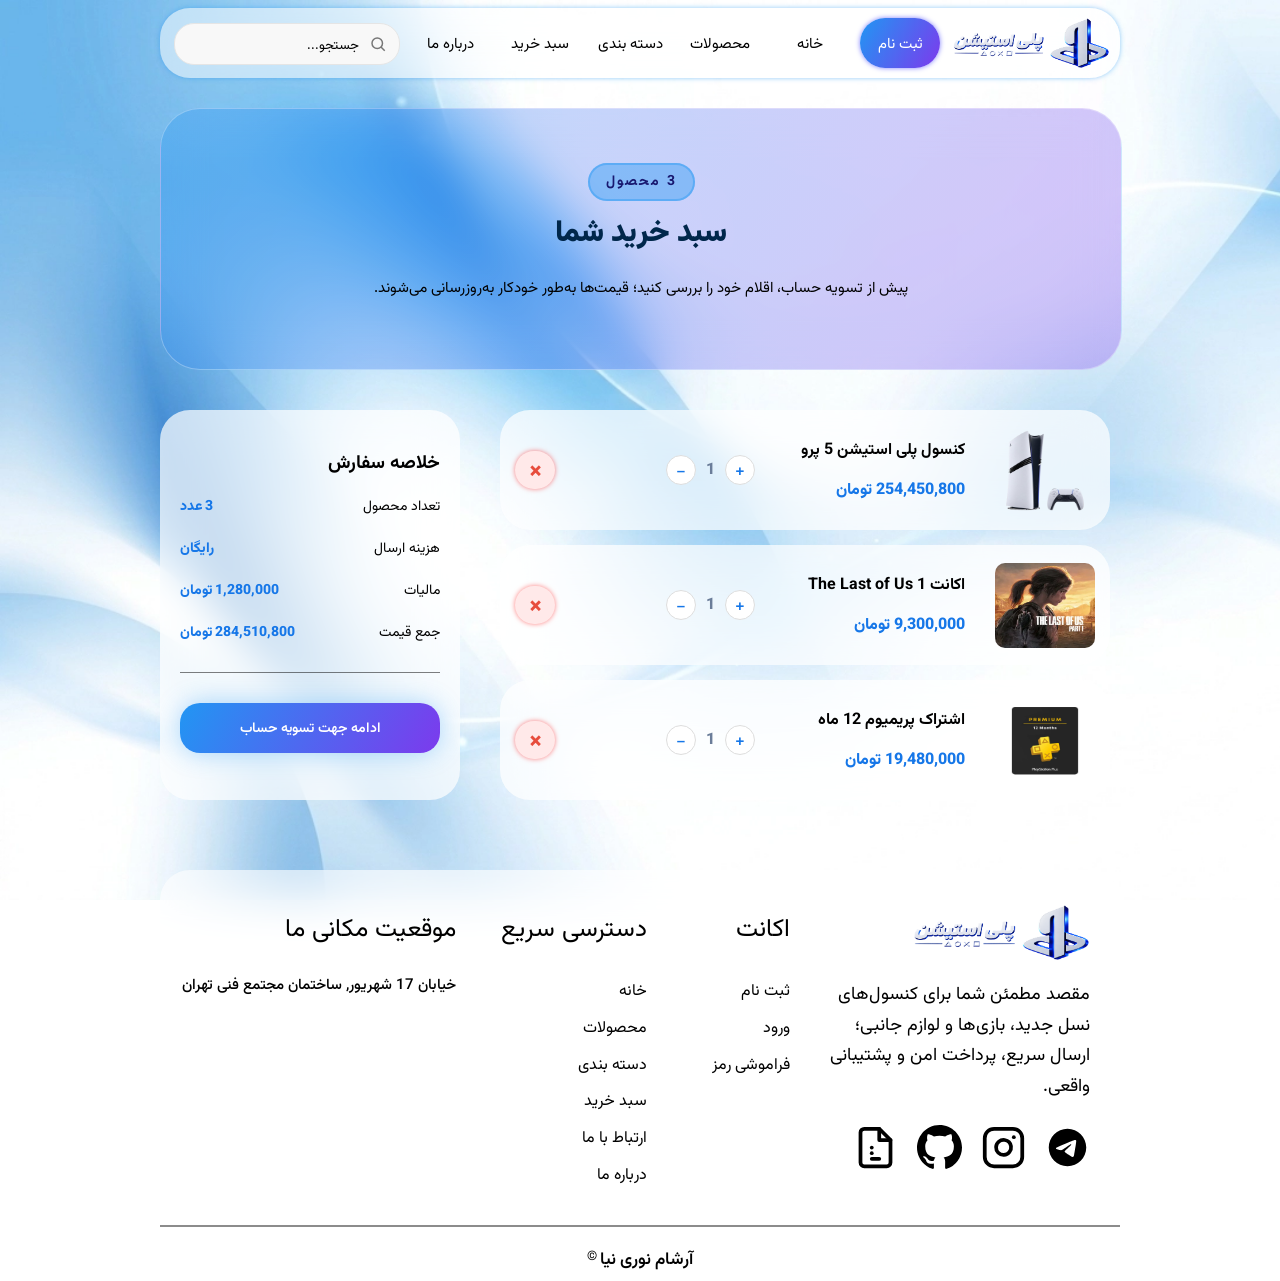
<file: cart.html>
<!doctype html>
<html lang="en">

<head>
  <meta charset="UTF-8" />
  <meta name="viewport" content="width=device-width, initial-scale=1.0" />
  <title>Document</title>
  <link rel="stylesheet" href="css.css" />
</head>

<body class="body">
  <div id="loader">
    <div id="loader-c"></div>
  </div>
  <div id="div_badene">
    <div class="menu">
      <div id="icon">
        <a href="register.html"><img src="img/brand.png" alt="لگو برند" id="brand" loading="lazy"></a>
      </div>
      <a href="register.html" class="a_menu">
        <div id="register_menu_sign">
          <p class="register_menu_p_white">ثبت نام</p>
        </div>
      </a>
      <a href="index.html" class="a_menu">
        <div class="register_menu">
          <p class="register_menu_p">خانه</p>
        </div>
      </a>
      <a href="product.html" class="a_menu">
        <div class="register_menu">
          <p class="register_menu_p">محصولات</p>
        </div>
      </a>
      <a href="index.html#categori" class="a_menu">
        <div class="register_menu">
          <p class="register_menu_p">دسته بندی</p>
        </div>
      </a>
      <a href="cart.html" class="a_menu">
        <div class="register_menu">
          <p class="register_menu_p">سبد خرید</p>
        </div>
      </a>
      <a href="about.html" class="a_menu">
        <div class="register_menu">
          <p class="register_menu_p">درباره ما</p>
        </div>
      </a>
      <div class="searchbar">
        <svg width="18" height="18" viewBox="0 0 24 24" fill="none" xmlns="http://www.w3.org/2000/svg"
          style="stroke: #777; stroke-width: 2">
          <circle cx="11" cy="11" r="7"></circle>
          <line x1="16" y1="16" x2="21" y2="21"></line>
        </svg>
        <input type="search" placeholder="جستجو..." />
      </div>
    </div>
    <div class="page-about">
      <div class="div-help">
        <span class="div-help-span"><b>3 محصول</b></span>
        <h2 class="div-help-h2-about">سبد خرید شما</h2>
        <p class="div-help-p-about">
          پیش از تسویه حساب، اقلام خود را بررسی کنید؛ قیمت‌ها به‌طور خودکار
          به‌روزرسانی می‌شوند.
        </p>
      </div>
    </div>
    <div id="cart">
      <div id="checkout">
        <h3>خلاصه سفارش</h3>
        <div class="div-price">
          <span>تعداد محصول</span><span class="cart-price">3 عدد</span>
        </div>
        <div class="div-price">
          <span>هزینه ارسال</span><span class="cart-price">رایگان</span>
        </div>
        <div class="div-price">
          <span>مالیات</span><span class="cart-price">1,280,000 تومان</span>
        </div>
        <div class="div-price-end">
          <span>جمع قیمت</span><span class="cart-price">284,510,800 تومان</span>
        </div>
        <a href="" class="a_menu">
          <div class="cart-shop">ادامه جهت تسویه حساب</div>
        </a>
      </div>
      <div id="product-cart">
        <div class="product-item">
          <img src="img/product/ps5pro.png" alt="" class="cart-img" />
          <div class="cart-name">
            <h4>کنسول پلی استیشن 5 پرو</h4>
            <span>254,450,800 تومان</span>
          </div>
          <div class="cart-adder">
            <button class="cart-add">+</button>
            <span class="cart-num">1</span>
            <button class="cart-add">–</button>
          </div>
          <span class="cart-remove">×</span>
        </div>
        <div class="product-item">
          <img src="img/product/The-Last-of-Us-Part-I.webp" alt="" class="cart-img" />
          <div class="cart-name">
            <h4>اکانت The Last of Us 1</h4>
            <span>9,300,000 تومان</span>
          </div>
          <div class="cart-adder">
            <button class="cart-add">+</button>
            <span class="cart-num">1</span>
            <button class="cart-add">–</button>
          </div>
          <span class="cart-remove">×</span>
        </div>
        <div class="product-item">
          <img src="img/product/PlayStationPlus-PREMIUM_12-MONTHS.webp" alt="" class="cart-img" />
          <div class="cart-name">
            <h4>اشتراک پریمیوم 12 ماه</h4>
            <span>19,480,000 تومان</span>
          </div>
          <div class="cart-adder">
            <button class="cart-add">+</button>
            <span class="cart-num">1</span>
            <button class="cart-add">–</button>
          </div>
          <span class="cart-remove">×</span>
        </div>
      </div>
    </div>
    <div id="footer">
      <div id="footer-brands">
        <div id="brand-logo-footer">
          <img src="img/brand.png" alt="لگو برند" id="brand-logo-footer-img" loading="lazy" />
        </div>
        <div id="footer-nevesht">
          <span>مقصد مطمئن شما برای کنسول‌های نسل جدید، بازی‌ها و لوازم جانبی؛
            ارسال سریع، پرداخت امن و پشتیبانی واقعی.</span>
        </div>
        <div id="contact">
          <a href="https://t.me/KRATOS_GOD3" target="_blank"><svg width="24" height="24" viewBox="0 0 24 24"
              fill="#000000" class="ertebat">
              <path
                d="M12 2C6.48 2 2 6.48 2 12s4.48 10 10 10 10-4.48 10-10S17.52 2 12 2zm4.64 6.8c-.15 1.58-.8 5.42-1.13 7.19-.14.75-.42 1-.68 1.03-.58.05-1.02-.38-1.58-.75-.88-.58-1.38-.94-2.23-1.5-.99-.65-.35-1.01.22-1.59.15-.15 2.71-2.48 2.76-2.69a.2.2 0 00-.05-.18c-.06-.05-.14-.03-.21-.02-.09.02-1.49.95-4.22 2.79-.4.27-.76.41-1.08.4-.36-.01-1.04-.2-1.55-.37-.63-.2-1.12-.31-1.08-.66.02-.18.27-.36.74-.55 2.92-1.27 4.86-2.11 5.83-2.51 2.78-1.16 3.35-1.36 3.73-1.36.08 0 .27.02.39.12.1.08.13.19.14.27-.01.06.01.24 0 .38z" />
            </svg></a>
          <a href="https://instagram.com/arshamnorinia" target="_blank"><svg width="10" height="10" viewBox="0 0 24 24"
              fill="none" stroke="#000000" stroke-width="2" stroke-linecap="round" stroke-linejoin="round"
              class="ertebat">
              <rect x="2" y="2" width="20" height="20" rx="5" ry="5"></rect>
              <path d="M16 11.37A4 4 0 1 1 12.63 8 4 4 0 0 1 16 11.37z"></path>
              <line x1="17.5" y1="6.5" x2="17.51" y2="6.5"></line>
            </svg></a>
          <a href="https://github.com/arshamnori" target="_blank"><svg width="24" height="24" viewBox="0 0 24 24"
              fill="#000000" class="ertebat">
              <path
                d="M12 0C5.37 0 0 5.37 0 12c0 5.31 3.435 9.795 8.205 11.385.6.105.825-.255.825-.57 0-.285-.015-1.23-.015-2.235-3.015.555-3.795-.735-4.035-1.41-.135-.345-.72-1.41-1.23-1.695-.42-.225-1.02-.78-.015-.795.945-.015 1.62.87 1.845 1.23 1.08 1.815 2.805 1.305 3.495.99.105-.78.42-1.305.765-1.605-2.67-.3-5.46-1.335-5.46-5.925 0-1.305.465-2.385 1.23-3.225-.12-.3-.54-1.53.12-3.18 0 0 1.005-.315 3.3 1.23.96-.27 1.98-.405 3-.405s2.04.135 3 .405c2.295-1.56 3.3-1.23 3.3-1.23.66 1.65.24 2.88.12 3.18.765.84 1.23 1.905 1.23 3.225 0 4.605-2.805 5.625-5.475 5.925.435.375.81 1.095.81 2.22 0 1.605-.015 2.895-.015 3.3 0 .315.225.69.825.57A12.02 12.02 0 0024 12c0-6.63-5.37-12-12-12z" />
            </svg></a>
          <a href="" download="وب 1 آرشام نوری نیا"><svg width="24" height="24" viewBox="0 0 24 24" fill="none"
              stroke="#000000" stroke-width="2" stroke-linecap="round" stroke-linejoin="round" class="ertebat">
              <path d="M14 2H6a2 2 0 0 0-2 2v16a2 2 0 0 0 2 2h12a2 2 0 0 0 2-2V8z"></path>
              <polyline points="14 2 14 8 20 8"></polyline>
              <line x1="10" y1="12" x2="10" y2="12.01"></line>
              <line x1="10" y1="15" x2="10" y2="15.01"></line>
              <line x1="10" y1="18" x2="14" y2="18"></line>
            </svg></a>
        </div>
      </div>
      <div id="footer-account">
        <p>اکانت</p>
        <a href="register.html" class="footer-a">ثبت نام</a>
        <a href="login.html" class="footer-a">ورود</a>
        <a href="forget_password.html" class="footer-a">فراموشی رمز</a>
      </div>
      <div id="footer-links">
        <p>دسترسی سریع</p>
        <a href="index.html" class="footer-a">خانه</a>
        <a href="product.html" class="footer-a">محصولات</a>
        <a href="index.html#categori" class="footer-a">دسته بندی</a>
        <a href="cart.html" class="footer-a">سبد خرید</a>
        <a href="about.html#ertebat" class="footer-a">ارتباط با ما</a>
        <a href="about.html" class="footer-a">درباره ما</a>
      </div>
      <div id="footer-loc">
        <p>موقعیت مکانی ما</p>
        <span>خیابان 17 شهریور, ساختمان مجتمع فنی تهران</span>
        <iframe title="map-iframe" src="https://neshan.org/maps/iframe/places/sbSqHAY50AgU/33.4898592/48.3500479"
          width="260" height="200" allowfullscreen loading="lazy" id="map"></iframe>
      </div>
    </div>
    <hr id="hr" />
    <a href="https://t.me/KRATOS_GOD3" id="developer_a"><sup>&copy</sup>آرشام نوری نیا</a>
  </div>
</body>

</html>
</file>
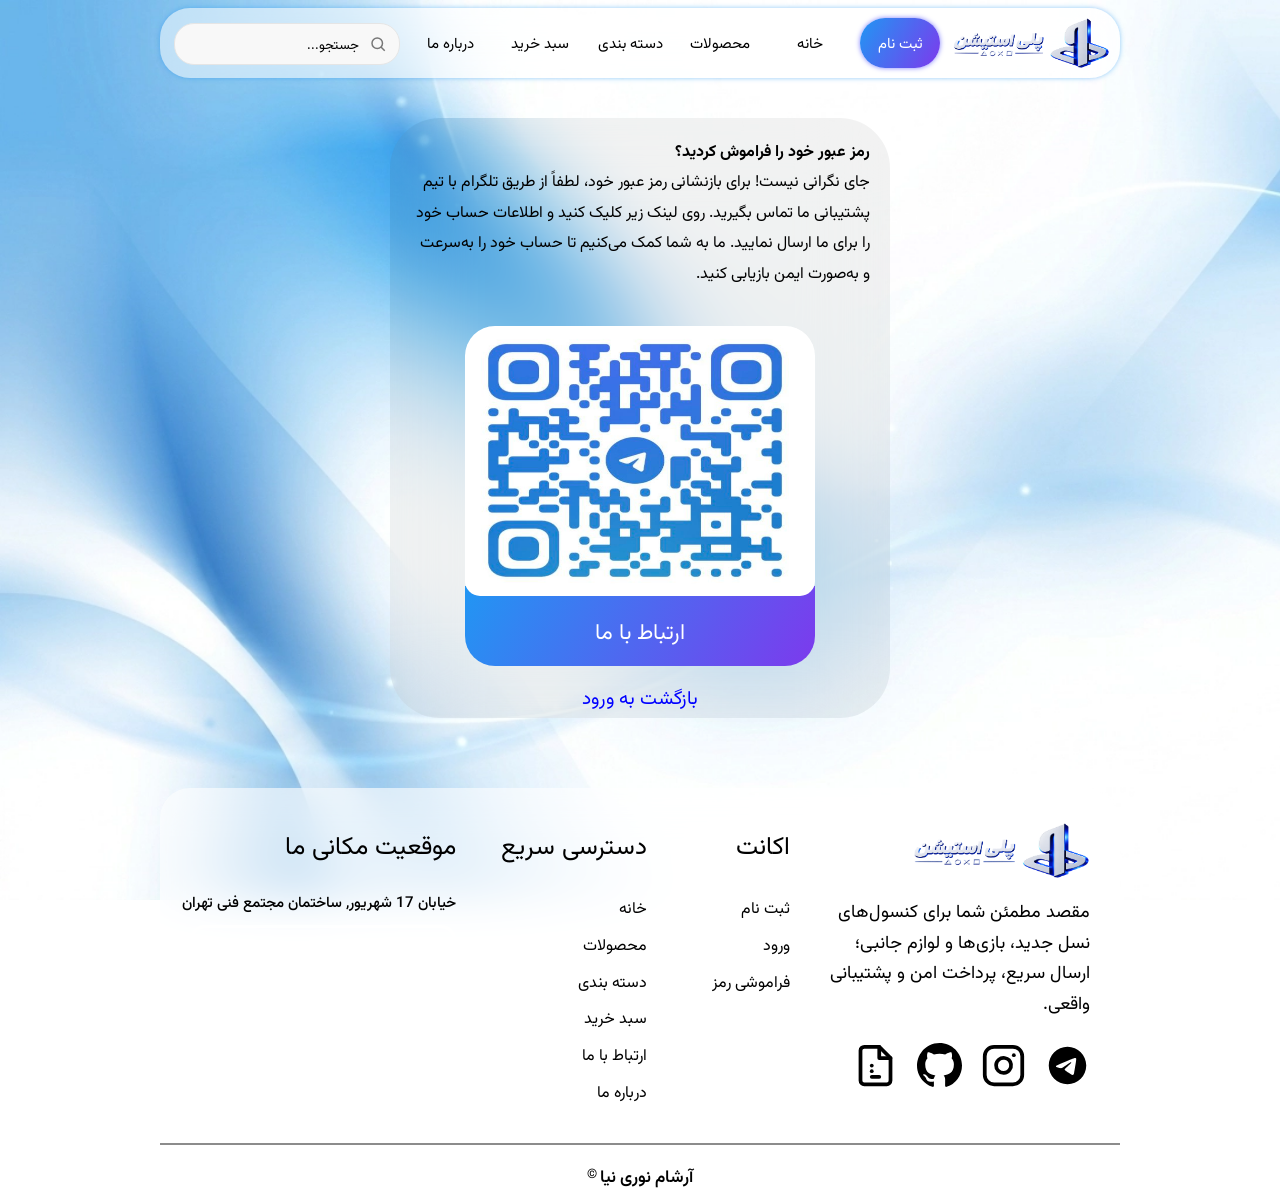
<file: forget_password.html>
<!doctype html>
<html lang="en">

<head>
  <meta charset="UTF-8" />
  <meta name="viewport" content="width=device-width, initial-scale=1.0" />
  <title>Document</title>
  <link rel="stylesheet" href="css.css" />
</head>

<body class="body">
  <div id="loader">
    <div id="loader-c"></div>
  </div>
  <div id="div_badene">
    <div class="menu">
      <div id="icon">
        <a href="register.html"><img src="img/brand.png" alt="لگو برند" id="brand" loading="lazy"></a>
      </div>
      <a href="register.html" class="a_menu">
        <div id="register_menu_sign">
          <p class="register_menu_p_white">ثبت نام</p>
        </div>
      </a>
      <a href="index.html" class="a_menu">
        <div class="register_menu">
          <p class="register_menu_p">خانه</p>
        </div>
      </a>
      <a href="product.html" class="a_menu">
        <div class="register_menu">
          <p class="register_menu_p">محصولات</p>
        </div>
      </a>
      <a href="index.html#categori" class="a_menu">
        <div class="register_menu">
          <p class="register_menu_p">دسته بندی</p>
        </div>
      </a>
      <a href="cart.html" class="a_menu">
        <div class="register_menu">
          <p class="register_menu_p">سبد خرید</p>
        </div>
      </a>
      <a href="about.html" class="a_menu">
        <div class="register_menu">
          <p class="register_menu_p">درباره ما</p>
        </div>
      </a>
      <div class="searchbar">
        <svg width="18" height="18" viewBox="0 0 24 24" fill="none" xmlns="http://www.w3.org/2000/svg"
          style="stroke: #777; stroke-width: 2">
          <circle cx="11" cy="11" r="7"></circle>
          <line x1="16" y1="16" x2="21" y2="21"></line>
        </svg>
        <input type="search" placeholder="جستجو..." />
      </div>
    </div>
    <div id="form_register">
      <p id="p_forget">
        <b>رمز عبور خود را فراموش کردید؟</b> <br />
        جای نگرانی نیست! برای بازنشانی رمز عبور خود، لطفاً از طریق تلگرام با
        تیم پشتیبانی ما تماس بگیرید. روی لینک زیر کلیک کنید و اطلاعات حساب خود
        را برای ما ارسال نمایید. ما به شما کمک می‌کنیم تا حساب خود را به‌سرعت
        و به‌صورت ایمن بازیابی کنید.
      </p>
      <div id="qr_div">
        <img src="img/photo1784740638.jpeg" id="qr" />
      </div>
      <div id="contact_qr">
        <br /><a href="https://t.me/KRATOS_GOD3" class="a_menu"><span id="contact_a">ارتباط با ما </span></a>
      </div>
      <p id="p_3_register">
        <a href="login.html" id="a_register">بازگشت به ورود</a>
      </p>
    </div>

    <div id="footer">
      <div id="footer-brands">
        <div id="brand-logo-footer">
          <img src="img/brand.png" alt="لگو برند" id="brand-logo-footer-img" loading="lazy" />
        </div>
        <div id="footer-nevesht">
          <span>مقصد مطمئن شما برای کنسول‌های نسل جدید، بازی‌ها و لوازم جانبی؛
            ارسال سریع، پرداخت امن و پشتیبانی واقعی.</span>
        </div>
        <div id="contact">
          <a href="https://t.me/KRATOS_GOD3" target="_blank"><svg width="24" height="24" viewBox="0 0 24 24"
              fill="#000000" class="ertebat">
              <path
                d="M12 2C6.48 2 2 6.48 2 12s4.48 10 10 10 10-4.48 10-10S17.52 2 12 2zm4.64 6.8c-.15 1.58-.8 5.42-1.13 7.19-.14.75-.42 1-.68 1.03-.58.05-1.02-.38-1.58-.75-.88-.58-1.38-.94-2.23-1.5-.99-.65-.35-1.01.22-1.59.15-.15 2.71-2.48 2.76-2.69a.2.2 0 00-.05-.18c-.06-.05-.14-.03-.21-.02-.09.02-1.49.95-4.22 2.79-.4.27-.76.41-1.08.4-.36-.01-1.04-.2-1.55-.37-.63-.2-1.12-.31-1.08-.66.02-.18.27-.36.74-.55 2.92-1.27 4.86-2.11 5.83-2.51 2.78-1.16 3.35-1.36 3.73-1.36.08 0 .27.02.39.12.1.08.13.19.14.27-.01.06.01.24 0 .38z" />
            </svg></a>
          <a href="https://instagram.com/arshamnorinia" target="_blank"><svg width="10" height="10" viewBox="0 0 24 24"
              fill="none" stroke="#000000" stroke-width="2" stroke-linecap="round" stroke-linejoin="round"
              class="ertebat">
              <rect x="2" y="2" width="20" height="20" rx="5" ry="5"></rect>
              <path d="M16 11.37A4 4 0 1 1 12.63 8 4 4 0 0 1 16 11.37z"></path>
              <line x1="17.5" y1="6.5" x2="17.51" y2="6.5"></line>
            </svg></a>
          <a href="https://github.com/arshamnori" target="_blank"><svg width="24" height="24" viewBox="0 0 24 24"
              fill="#000000" class="ertebat">
              <path
                d="M12 0C5.37 0 0 5.37 0 12c0 5.31 3.435 9.795 8.205 11.385.6.105.825-.255.825-.57 0-.285-.015-1.23-.015-2.235-3.015.555-3.795-.735-4.035-1.41-.135-.345-.72-1.41-1.23-1.695-.42-.225-1.02-.78-.015-.795.945-.015 1.62.87 1.845 1.23 1.08 1.815 2.805 1.305 3.495.99.105-.78.42-1.305.765-1.605-2.67-.3-5.46-1.335-5.46-5.925 0-1.305.465-2.385 1.23-3.225-.12-.3-.54-1.53.12-3.18 0 0 1.005-.315 3.3 1.23.96-.27 1.98-.405 3-.405s2.04.135 3 .405c2.295-1.56 3.3-1.23 3.3-1.23.66 1.65.24 2.88.12 3.18.765.84 1.23 1.905 1.23 3.225 0 4.605-2.805 5.625-5.475 5.925.435.375.81 1.095.81 2.22 0 1.605-.015 2.895-.015 3.3 0 .315.225.69.825.57A12.02 12.02 0 0024 12c0-6.63-5.37-12-12-12z" />
            </svg></a>
          <a href="" download="وب 1 آرشام نوری نیا"><svg width="24" height="24" viewBox="0 0 24 24" fill="none"
              stroke="#000000" stroke-width="2" stroke-linecap="round" stroke-linejoin="round" class="ertebat">
              <path d="M14 2H6a2 2 0 0 0-2 2v16a2 2 0 0 0 2 2h12a2 2 0 0 0 2-2V8z"></path>
              <polyline points="14 2 14 8 20 8"></polyline>
              <line x1="10" y1="12" x2="10" y2="12.01"></line>
              <line x1="10" y1="15" x2="10" y2="15.01"></line>
              <line x1="10" y1="18" x2="14" y2="18"></line>
            </svg></a>
        </div>
      </div>
      <div id="footer-account">
        <p>اکانت</p>
        <a href="register.html" class="footer-a">ثبت نام</a>
        <a href="login.html" class="footer-a">ورود</a>
        <a href="forget_password.html" class="footer-a">فراموشی رمز</a>
      </div>
      <div id="footer-links">
        <p>دسترسی سریع</p>
        <a href="index.html" class="footer-a">خانه</a>
        <a href="product.html" class="footer-a">محصولات</a>
        <a href="index.html#categori" class="footer-a">دسته بندی</a>
        <a href="cart.html" class="footer-a">سبد خرید</a>
        <a href="about.html#ertebat" class="footer-a">ارتباط با ما</a>
        <a href="about.html" class="footer-a">درباره ما</a>
      </div>
      <div id="footer-loc">
        <p>موقعیت مکانی ما</p>
        <span>خیابان 17 شهریور, ساختمان مجتمع فنی تهران</span>
        <iframe title="map-iframe" src="https://neshan.org/maps/iframe/places/sbSqHAY50AgU/33.4898592/48.3500479"
          width="260" height="200" allowfullscreen loading="lazy" id="map"></iframe>
      </div>
    </div>
    <hr id="hr" />
    <a href="https://t.me/KRATOS_GOD3" id="developer_a"><sup>&copy</sup>آرشام نوری نیا</a>
  </div>
</body>

</html>
</file>
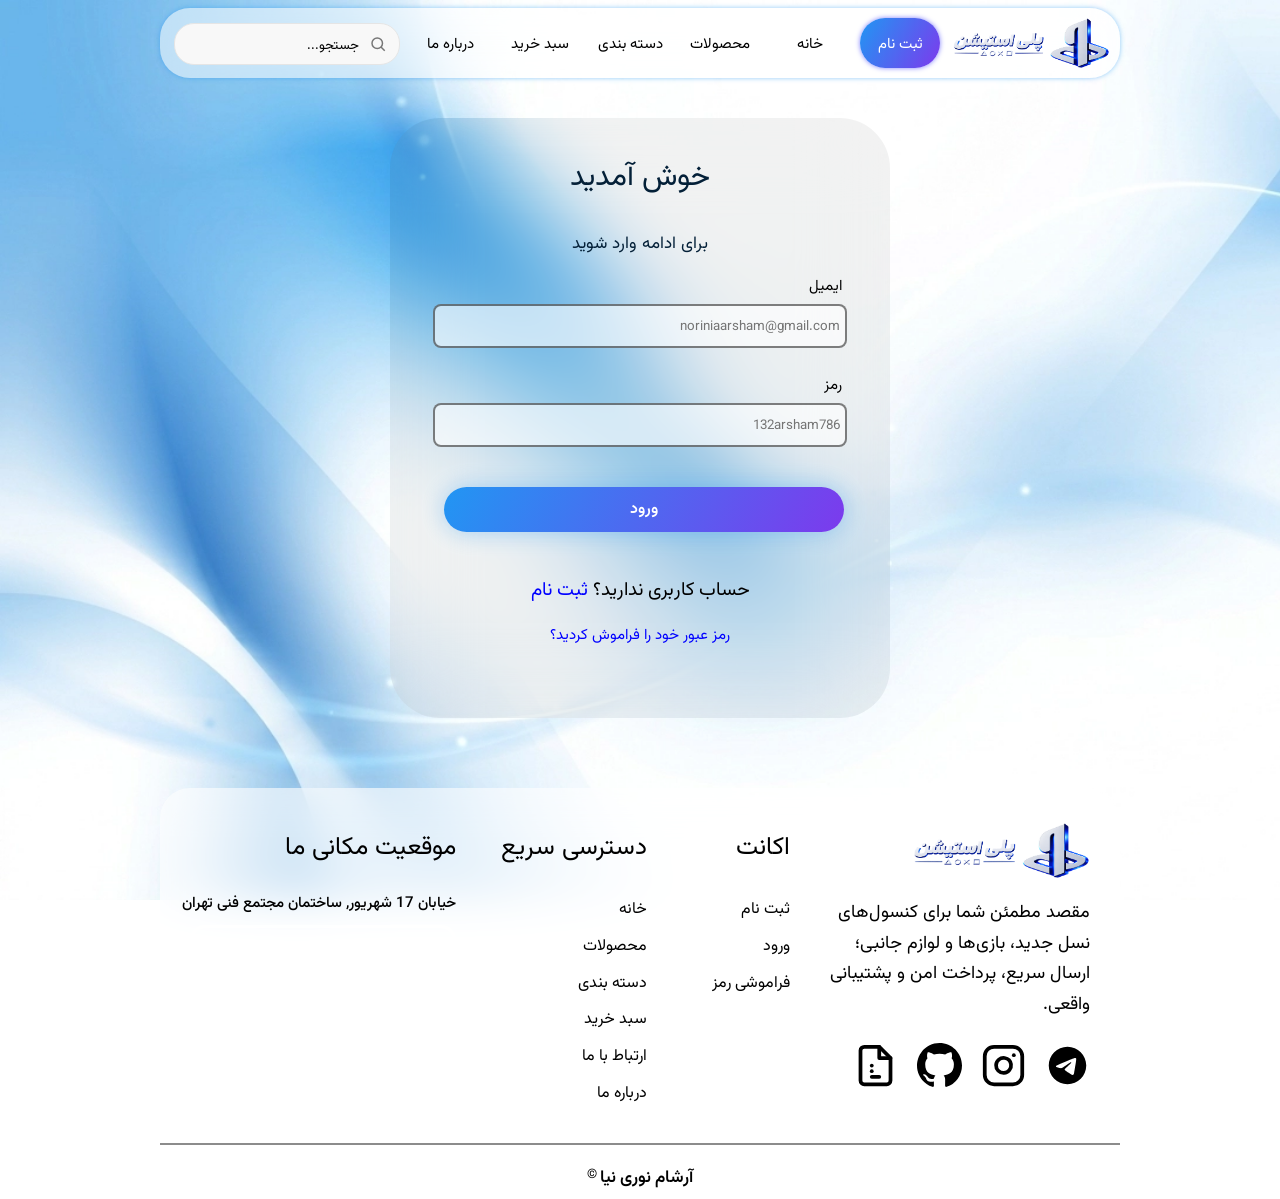
<file: login.html>
<!doctype html>
<html lang="en">

<head>
  <meta charset="UTF-8" />
  <meta name="viewport" content="width=device-width, initial-scale=1.0" />
  <title>Document</title>
  <link rel="stylesheet" href="css.css" />
</head>

<body class="body">
  <div id="loader">
    <div id="loader-c"></div>
  </div>
  <div id="div_badene">
    <div class="menu">
      <div id="icon">
        <a href="register.html"><img src="img/brand.png" alt="لگو برند" id="brand" loading="lazy"></a>
      </div>
      <a href="register.html" class="a_menu">
        <div id="register_menu_sign">
          <p class="register_menu_p_white">ثبت نام</p>
        </div>
      </a>
      <a href="index.html" class="a_menu">
        <div class="register_menu">
          <p class="register_menu_p">خانه</p>
        </div>
      </a>
      <a href="product.html" class="a_menu">
        <div class="register_menu">
          <p class="register_menu_p">محصولات</p>
        </div>
      </a>
      <a href="index.html#categori" class="a_menu">
        <div class="register_menu">
          <p class="register_menu_p">دسته بندی</p>
        </div>
      </a>
      <a href="cart.html" class="a_menu">
        <div class="register_menu">
          <p class="register_menu_p">سبد خرید</p>
        </div>
      </a>
      <a href="about.html" class="a_menu">
        <div class="register_menu">
          <p class="register_menu_p">درباره ما</p>
        </div>
      </a>
      <div class="searchbar">
        <svg width="18" height="18" viewBox="0 0 24 24" fill="none" xmlns="http://www.w3.org/2000/svg"
          style="stroke: #777; stroke-width: 2">
          <circle cx="11" cy="11" r="7"></circle>
          <line x1="16" y1="16" x2="21" y2="21"></line>
        </svg>
        <input type="search" placeholder="جستجو..." />
      </div>
    </div>
    <div id="form_register">
      <fieldset id="fieldset_register">
        <form action="index.html">
          <p align="center" id="p_1_register">خوش آمدید</p>
          <p align="center" id="p_2_register">برای ادامه وارد شوید</p>
          <label class="label">ایمیل</label>
          <input type="email" class="register" placeholder="noriniaarsham@gmail.com" id="email" />
          <label class="label">رمز</label>
          <input type="password" class="register" placeholder="132arsham786" />
          <input type="submit" id="register_sumit" value="ورود" /><br /><br />
          <p id="p_3_register">
            حساب کاربری ندارید؟<a href="register.html" id="a_register">
              ثبت نام</a>
          </p>
          <p id="p_4_register">
            <a href="forget_password.html" id="a_register_forget">رمز عبور خود را فراموش کردید؟</a>
          </p>
        </form>
      </fieldset>
    </div>
    <div id="footer">
      <div id="footer-brands">
        <div id="brand-logo-footer">
          <img src="img/brand.png" alt="لگو برند" id="brand-logo-footer-img" loading="lazy" />
        </div>
        <div id="footer-nevesht">
          <span>مقصد مطمئن شما برای کنسول‌های نسل جدید، بازی‌ها و لوازم جانبی؛
            ارسال سریع، پرداخت امن و پشتیبانی واقعی.</span>
        </div>
        <div id="contact">
          <a href="https://t.me/KRATOS_GOD3" target="_blank"><svg width="24" height="24" viewBox="0 0 24 24"
              fill="#000000" class="ertebat">
              <path
                d="M12 2C6.48 2 2 6.48 2 12s4.48 10 10 10 10-4.48 10-10S17.52 2 12 2zm4.64 6.8c-.15 1.58-.8 5.42-1.13 7.19-.14.75-.42 1-.68 1.03-.58.05-1.02-.38-1.58-.75-.88-.58-1.38-.94-2.23-1.5-.99-.65-.35-1.01.22-1.59.15-.15 2.71-2.48 2.76-2.69a.2.2 0 00-.05-.18c-.06-.05-.14-.03-.21-.02-.09.02-1.49.95-4.22 2.79-.4.27-.76.41-1.08.4-.36-.01-1.04-.2-1.55-.37-.63-.2-1.12-.31-1.08-.66.02-.18.27-.36.74-.55 2.92-1.27 4.86-2.11 5.83-2.51 2.78-1.16 3.35-1.36 3.73-1.36.08 0 .27.02.39.12.1.08.13.19.14.27-.01.06.01.24 0 .38z" />
            </svg></a>
          <a href="https://instagram.com/arshamnorinia" target="_blank"><svg width="10" height="10" viewBox="0 0 24 24"
              fill="none" stroke="#000000" stroke-width="2" stroke-linecap="round" stroke-linejoin="round"
              class="ertebat">
              <rect x="2" y="2" width="20" height="20" rx="5" ry="5"></rect>
              <path d="M16 11.37A4 4 0 1 1 12.63 8 4 4 0 0 1 16 11.37z"></path>
              <line x1="17.5" y1="6.5" x2="17.51" y2="6.5"></line>
            </svg></a>
          <a href="https://github.com/arshamnori" target="_blank"><svg width="24" height="24" viewBox="0 0 24 24"
              fill="#000000" class="ertebat">
              <path
                d="M12 0C5.37 0 0 5.37 0 12c0 5.31 3.435 9.795 8.205 11.385.6.105.825-.255.825-.57 0-.285-.015-1.23-.015-2.235-3.015.555-3.795-.735-4.035-1.41-.135-.345-.72-1.41-1.23-1.695-.42-.225-1.02-.78-.015-.795.945-.015 1.62.87 1.845 1.23 1.08 1.815 2.805 1.305 3.495.99.105-.78.42-1.305.765-1.605-2.67-.3-5.46-1.335-5.46-5.925 0-1.305.465-2.385 1.23-3.225-.12-.3-.54-1.53.12-3.18 0 0 1.005-.315 3.3 1.23.96-.27 1.98-.405 3-.405s2.04.135 3 .405c2.295-1.56 3.3-1.23 3.3-1.23.66 1.65.24 2.88.12 3.18.765.84 1.23 1.905 1.23 3.225 0 4.605-2.805 5.625-5.475 5.925.435.375.81 1.095.81 2.22 0 1.605-.015 2.895-.015 3.3 0 .315.225.69.825.57A12.02 12.02 0 0024 12c0-6.63-5.37-12-12-12z" />
            </svg></a>
          <a href="" download="وب 1 آرشام نوری نیا"><svg width="24" height="24" viewBox="0 0 24 24" fill="none"
              stroke="#000000" stroke-width="2" stroke-linecap="round" stroke-linejoin="round" class="ertebat">
              <path d="M14 2H6a2 2 0 0 0-2 2v16a2 2 0 0 0 2 2h12a2 2 0 0 0 2-2V8z"></path>
              <polyline points="14 2 14 8 20 8"></polyline>
              <line x1="10" y1="12" x2="10" y2="12.01"></line>
              <line x1="10" y1="15" x2="10" y2="15.01"></line>
              <line x1="10" y1="18" x2="14" y2="18"></line>
            </svg></a>
        </div>
      </div>
      <div id="footer-account">
        <p>اکانت</p>
        <a href="register.html" class="footer-a">ثبت نام</a>
        <a href="login.html" class="footer-a">ورود</a>
        <a href="forget_password.html" class="footer-a">فراموشی رمز</a>
      </div>
      <div id="footer-links">
        <p>دسترسی سریع</p>
        <a href="index.html" class="footer-a">خانه</a>
        <a href="product.html" class="footer-a">محصولات</a>
        <a href="index.html#categori" class="footer-a">دسته بندی</a>
        <a href="cart.html" class="footer-a">سبد خرید</a>
        <a href="about.html#ertebat" class="footer-a">ارتباط با ما</a>
        <a href="about.html" class="footer-a">درباره ما</a>
      </div>
      <div id="footer-loc">
        <p>موقعیت مکانی ما</p>
        <span>خیابان 17 شهریور, ساختمان مجتمع فنی تهران</span>
        <iframe title="map-iframe" src="https://neshan.org/maps/iframe/places/sbSqHAY50AgU/33.4898592/48.3500479"
          width="260" height="200" allowfullscreen loading="lazy" id="map"></iframe>
      </div>
    </div>
    <hr id="hr" />
    <a href="https://t.me/KRATOS_GOD3" id="developer_a"><sup>&copy</sup>آرشام نوری نیا</a>
  </div>
</body>

</html>
</file>
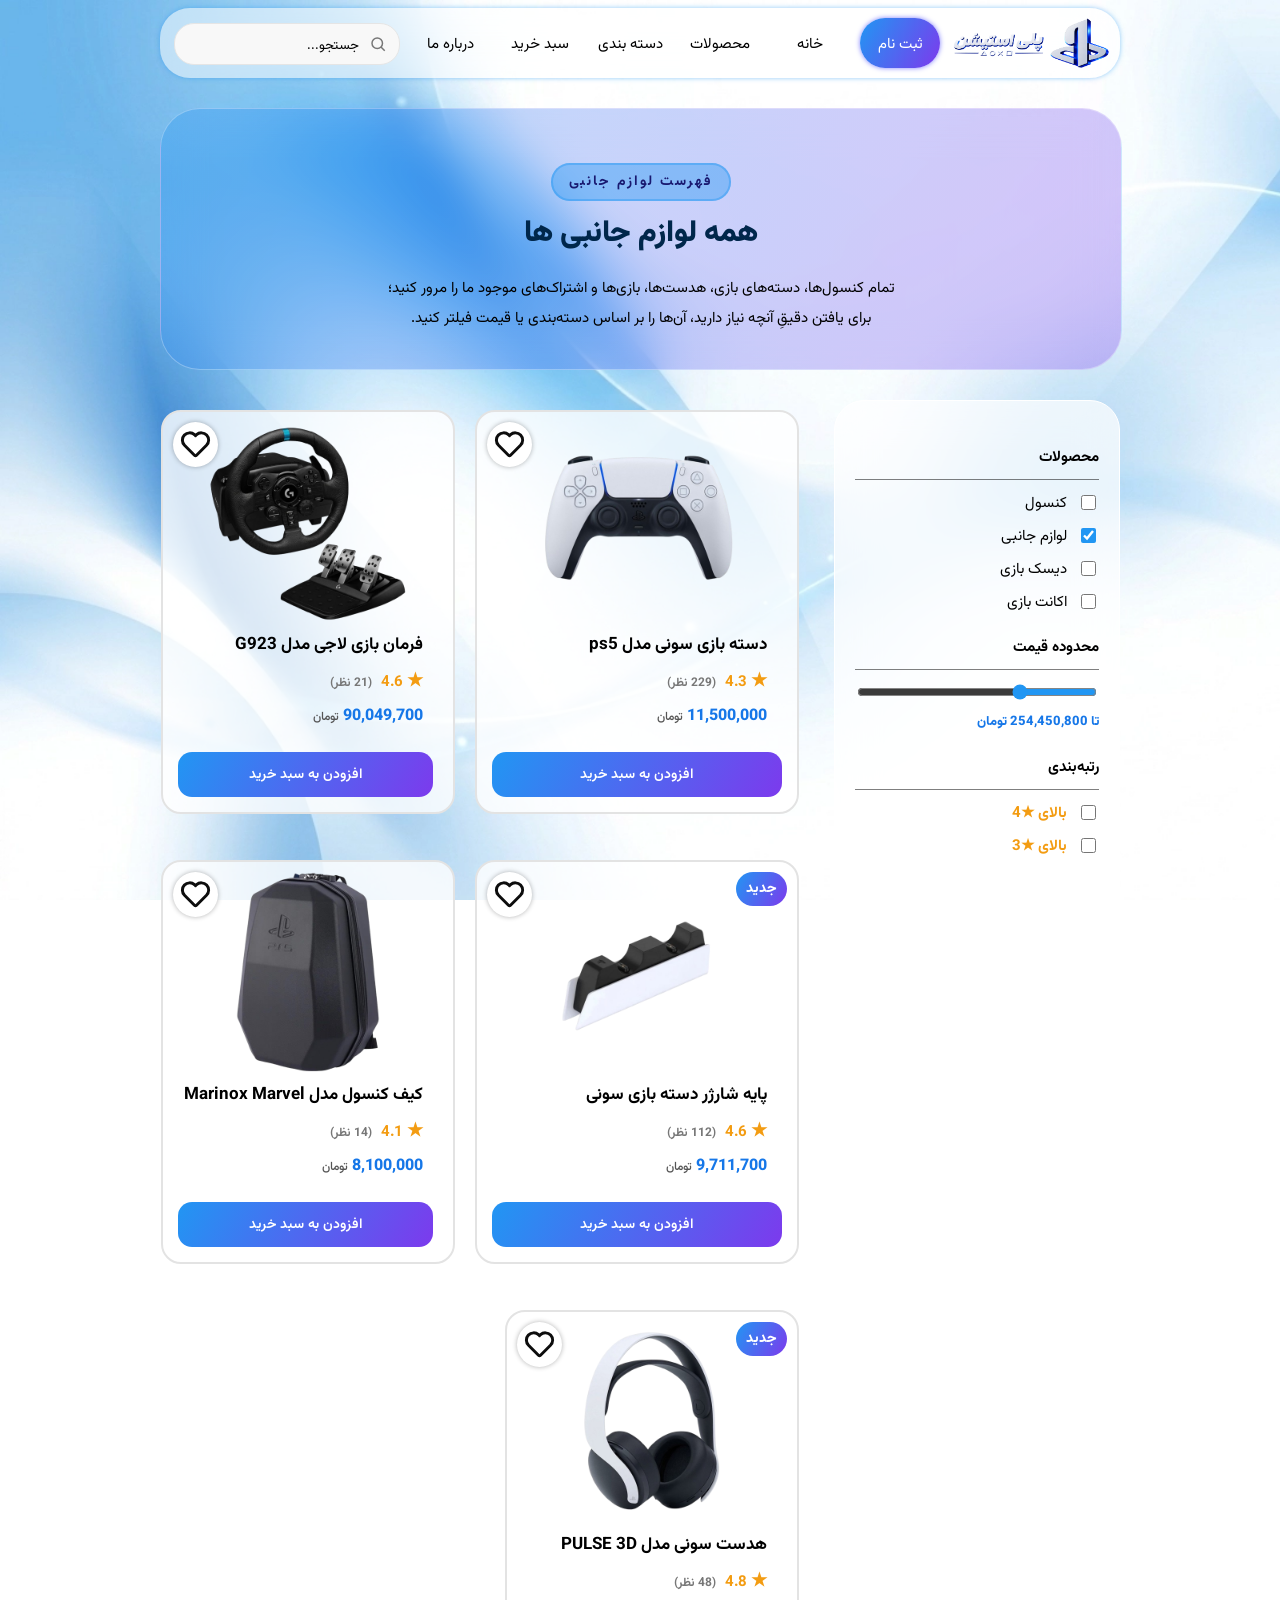
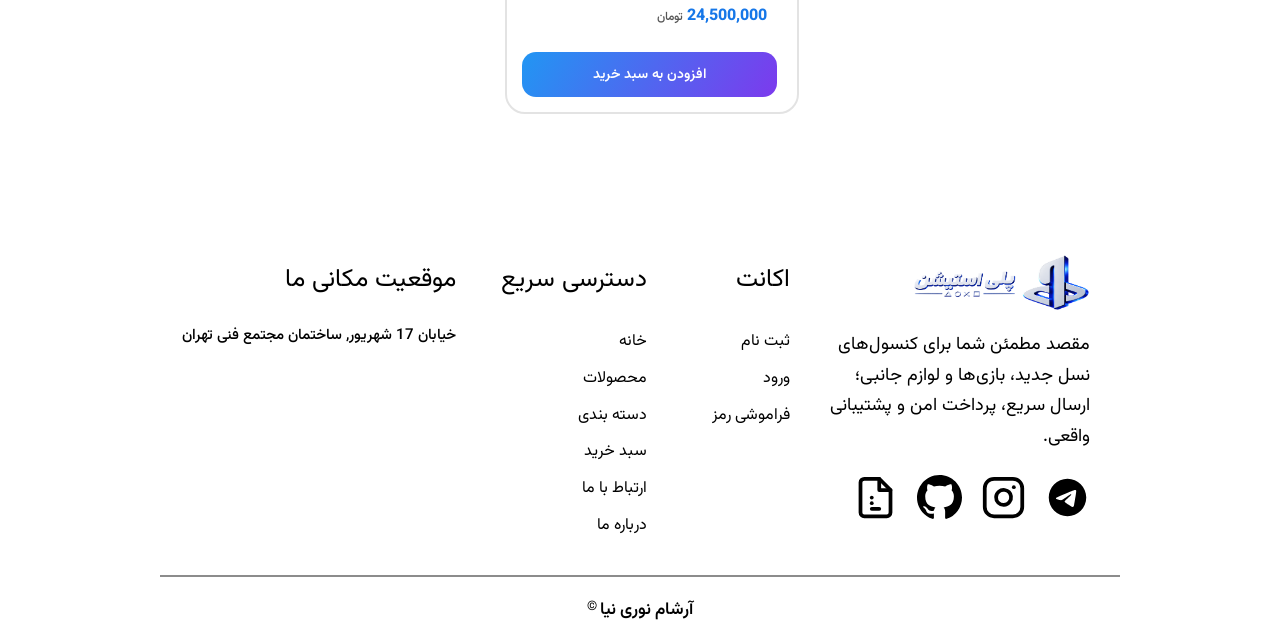
<file: product-accessories.html>
<!doctype html>
<html lang="en">

<head>
  <meta charset="UTF-8" />
  <meta name="viewport" content="width=device-width, initial-scale=1.0" />
  <title>Document</title>
  <link rel="stylesheet" href="css.css" />
</head>

<body class="body">
  <div id="loader">
    <div id="loader-c"></div>
  </div>
  <div id="div_badene">
    <div class="menu">
      <div id="icon">
        <a href="register.html"><img src="img/brand.png" id="brand" /></a>
      </div>
      <a href="register.html" class="a_menu">
        <div id="register_menu_sign">
          <p class="register_menu_p_white">ثبت نام</p>
        </div>
      </a>
      <a href="index.html" class="a_menu">
        <div class="register_menu">
          <p class="register_menu_p">خانه</p>
        </div>
      </a>
      <a href="product.html" class="a_menu">
        <div class="register_menu">
          <p class="register_menu_p">محصولات</p>
        </div>
      </a>
      <a href="index.html#categori" class="a_menu">
        <div class="register_menu">
          <p class="register_menu_p">دسته بندی</p>
        </div>
      </a>
      <a href="cart.html" class="a_menu">
        <div class="register_menu">
          <p class="register_menu_p">سبد خرید</p>
        </div>
      </a>
      <a href="about.html" class="a_menu">
        <div class="register_menu">
          <p class="register_menu_p">درباره ما</p>
        </div>
      </a>
      <div class="searchbar">
        <svg width="18" height="18" viewBox="0 0 24 24" fill="none" xmlns="http://www.w3.org/2000/svg"
          style="stroke: #777; stroke-width: 2">
          <circle cx="11" cy="11" r="7"></circle>
          <line x1="16" y1="16" x2="21" y2="21"></line>
        </svg>
        <input type="search" placeholder="جستجو..." />
      </div>
    </div>
    <div class="page-about">
      <div class="div-help">
        <span class="div-help-span"><b>فهرست لوازم جانبی</b></span>
        <h2 class="div-help-h2-about">همه لوازم جانبی ها</h2>
        <p class="div-help-p-about">
          تمام کنسول‌ها، دسته‌های بازی، هدست‌ها، بازی‌ها و اشتراک‌های موجود ما را مرور کنید؛ <br> برای یافتن دقیقِ آنچه
          نیاز دارید، آن‌ها را بر اساس دسته‌بندی یا قیمت فیلتر کنید.
        </p>
      </div>
    </div>
    <div id="catalog-layout">
      <div id="catalog-sidebar">
        <h4>محصولات</h4>
        <div class="filter-group">
          <label class="filter-option"><input type="checkbox"> کنسول</label>
          <label class="filter-option"><input type="checkbox" checked="checked"> لوازم جانبی</label>
          <label class="filter-option"><input type="checkbox">دیسک بازی</label>
          <label class="filter-option"><input type="checkbox">اکانت بازی</label>
        </div>
        <h4>محدوده قیمت</h4>
        <div class="filter-group">
          <input type="range" min="0" max="260" value="80" class="price-range">
          <span>تا 254,450,800 تومان</span>
        </div>
        <h4>رتبه‌بندی</h4>
        <div class="filter-group">
          <label class="filter-option-star"><input type="checkbox">بالای ★4</label>
          <label class="filter-option-star"><input type="checkbox">بالای ★3</label>
        </div>
      </div>
      <div id="product">
        <a name="konsol"></a>
        <div class="main-Products">
          <div class="new">
            <svg class="fav" width="800px" height="800px" viewBox="0 0 24 24" fill="none"
              xmlns="http://www.w3.org/2000/svg">
              <path
                d="M12 4.528a6 6 0 0 0-8.243 8.715l6.829 6.828a2 2 0 0 0 2.828 0l6.829-6.828A6 6 0 0 0 12 4.528zm-1.172 1.644l.465.464a1 1 0 0 0 1.414 0l.465-.464a4 4 0 1 1 5.656 5.656L12 18.657l-6.828-6.829a4 4 0 0 1 5.656-5.656z"
                fill="#0D0D0D" />
            </svg>
            <img src="img/product/daste-ps5.png" alt="" class="img" />
            <div class="product-info">
              <h3 class="product-name">دسته بازی سونی مدل ps5</h3>

              <div class="product-rating">
                <span class="star">★</span>
                <span>4.3</span>
                <span class="reviews">(229 نظر)</span>
              </div>

              <div class="product-price">11,500,000 <span>تومان</span></div>
            </div>
            <a href="">
              <div class="new-shop-b">افزودن به سبد خرید</div>
            </a>
          </div>
          <div class="product">
            <svg class="fav" width="800px" height="800px" viewBox="0 0 24 24" fill="none"
              xmlns="http://www.w3.org/2000/svg">
              <path
                d="M12 4.528a6 6 0 0 0-8.243 8.715l6.829 6.828a2 2 0 0 0 2.828 0l6.829-6.828A6 6 0 0 0 12 4.528zm-1.172 1.644l.465.464a1 1 0 0 0 1.414 0l.465-.464a4 4 0 1 1 5.656 5.656L12 18.657l-6.828-6.829a4 4 0 0 1 5.656-5.656z"
                fill="#0D0D0D" />
            </svg>
            <img src="img/product/farman-ps5.png" alt="" class="img" />
            <div class="product-info">
              <h3 class="product-name">فرمان بازی لاجی مدل G923</h3>

              <div class="product-rating">
                <span class="star">★</span>
                <span>4.6</span>
                <span class="reviews">(21 نظر)</span>
              </div>

              <div class="product-price">90,049,700 <span>تومان</span></div>
            </div>
            <a href="">
              <div class="new-shop">افزودن به سبد خرید</div>
            </a>
          </div>
        </div>
        <div class="main-Products">
          <div class="new">
            <span class="product-span">جدید</span>
            <svg class="fav" width="800px" height="800px" viewBox="0 0 24 24" fill="none"
              xmlns="http://www.w3.org/2000/svg">
              <path
                d="M12 4.528a6 6 0 0 0-8.243 8.715l6.829 6.828a2 2 0 0 0 2.828 0l6.829-6.828A6 6 0 0 0 12 4.528zm-1.172 1.644l.465.464a1 1 0 0 0 1.414 0l.465-.464a4 4 0 1 1 5.656 5.656L12 18.657l-6.828-6.829a4 4 0 0 1 5.656-5.656z"
                fill="#0D0D0D" />
            </svg>
            <img src="img/product/sharger-ps5.png" alt="" class="img" />
            <div class="product-info">
              <h3 class="product-name">پایه شارژر دسته بازی سونی</h3>

              <div class="product-rating">
                <span class="star">★</span>
                <span>4.6</span>
                <span class="reviews">(112 نظر)</span>
              </div>

              <div class="product-price">9,711,700 <span>تومان</span></div>
            </div>
            <a href="">
              <div class="new-shop-b">افزودن به سبد خرید</div>
            </a>
          </div>
          <div class="product">
            <svg class="fav" width="800px" height="800px" viewBox="0 0 24 24" fill="none"
              xmlns="http://www.w3.org/2000/svg">
              <path
                d="M12 4.528a6 6 0 0 0-8.243 8.715l6.829 6.828a2 2 0 0 0 2.828 0l6.829-6.828A6 6 0 0 0 12 4.528zm-1.172 1.644l.465.464a1 1 0 0 0 1.414 0l.465-.464a4 4 0 1 1 5.656 5.656L12 18.657l-6.828-6.829a4 4 0 0 1 5.656-5.656z"
                fill="#0D0D0D" />
            </svg>
            <img src="img/product/kif-ps5.png" alt="" class="img" />
            <div class="product-info">
              <h3 class="product-name">کیف کنسول مدل Marinox Marvel</h3>

              <div class="product-rating">
                <span class="star">★</span>
                <span>4.1</span>
                <span class="reviews">(14 نظر)</span>
              </div>

              <div class="product-price">8,100,000 <span>تومان</span></div>
            </div>
            <a href="">
              <div class="new-shop">افزودن به سبد خرید</div>
            </a>
          </div>
        </div>
        <div class="main-Products">
          <div class="product">
            <span class="product-span">جدید</span>
            <svg class="fav" width="800px" height="800px" viewBox="0 0 24 24" fill="none"
              xmlns="http://www.w3.org/2000/svg">
              <path
                d="M12 4.528a6 6 0 0 0-8.243 8.715l6.829 6.828a2 2 0 0 0 2.828 0l6.829-6.828A6 6 0 0 0 12 4.528zm-1.172 1.644l.465.464a1 1 0 0 0 1.414 0l.465-.464a4 4 0 1 1 5.656 5.656L12 18.657l-6.828-6.829a4 4 0 0 1 5.656-5.656z"
                fill="#0D0D0D" />
            </svg>
            <img src="img/product/headset.png" alt="" class="img" />
            <div class="product-info">
              <h3 class="product-name">هدست سونی مدل PULSE 3D</h3>

              <div class="product-rating">
                <span class="star">★</span>
                <span>4.8</span>
                <span class="reviews">(48 نظر)</span>
              </div>

              <div class="product-price">24,500,000 <span>تومان</span></div>
            </div>
            <a href="">
              <div class="new-shop">افزودن به سبد خرید</div>
            </a>
          </div>
        </div>
      </div>
    </div>
    <div id="footer">
      <div id="footer-brands">
        <div id="brand-logo-footer">
          <img src="img/brand.png" alt="لگو برند" id="brand-logo-footer-img" loading="lazy" />
        </div>
        <div id="footer-nevesht">
          <span>مقصد مطمئن شما برای کنسول‌های نسل جدید، بازی‌ها و لوازم جانبی؛
            ارسال سریع، پرداخت امن و پشتیبانی واقعی.</span>
        </div>
        <div id="contact">
          <a href="https://t.me/KRATOS_GOD3" target="_blank"><svg width="24" height="24" viewBox="0 0 24 24"
              fill="#000000" class="ertebat">
              <path
                d="M12 2C6.48 2 2 6.48 2 12s4.48 10 10 10 10-4.48 10-10S17.52 2 12 2zm4.64 6.8c-.15 1.58-.8 5.42-1.13 7.19-.14.75-.42 1-.68 1.03-.58.05-1.02-.38-1.58-.75-.88-.58-1.38-.94-2.23-1.5-.99-.65-.35-1.01.22-1.59.15-.15 2.71-2.48 2.76-2.69a.2.2 0 00-.05-.18c-.06-.05-.14-.03-.21-.02-.09.02-1.49.95-4.22 2.79-.4.27-.76.41-1.08.4-.36-.01-1.04-.2-1.55-.37-.63-.2-1.12-.31-1.08-.66.02-.18.27-.36.74-.55 2.92-1.27 4.86-2.11 5.83-2.51 2.78-1.16 3.35-1.36 3.73-1.36.08 0 .27.02.39.12.1.08.13.19.14.27-.01.06.01.24 0 .38z" />
            </svg></a>
          <a href="https://instagram.com/arshamnorinia" target="_blank"><svg width="10" height="10" viewBox="0 0 24 24"
              fill="none" stroke="#000000" stroke-width="2" stroke-linecap="round" stroke-linejoin="round"
              class="ertebat">
              <rect x="2" y="2" width="20" height="20" rx="5" ry="5"></rect>
              <path d="M16 11.37A4 4 0 1 1 12.63 8 4 4 0 0 1 16 11.37z"></path>
              <line x1="17.5" y1="6.5" x2="17.51" y2="6.5"></line>
            </svg></a>
          <a href="https://github.com/arshamnori" target="_blank"><svg width="24" height="24" viewBox="0 0 24 24"
              fill="#000000" class="ertebat">
              <path
                d="M12 0C5.37 0 0 5.37 0 12c0 5.31 3.435 9.795 8.205 11.385.6.105.825-.255.825-.57 0-.285-.015-1.23-.015-2.235-3.015.555-3.795-.735-4.035-1.41-.135-.345-.72-1.41-1.23-1.695-.42-.225-1.02-.78-.015-.795.945-.015 1.62.87 1.845 1.23 1.08 1.815 2.805 1.305 3.495.99.105-.78.42-1.305.765-1.605-2.67-.3-5.46-1.335-5.46-5.925 0-1.305.465-2.385 1.23-3.225-.12-.3-.54-1.53.12-3.18 0 0 1.005-.315 3.3 1.23.96-.27 1.98-.405 3-.405s2.04.135 3 .405c2.295-1.56 3.3-1.23 3.3-1.23.66 1.65.24 2.88.12 3.18.765.84 1.23 1.905 1.23 3.225 0 4.605-2.805 5.625-5.475 5.925.435.375.81 1.095.81 2.22 0 1.605-.015 2.895-.015 3.3 0 .315.225.69.825.57A12.02 12.02 0 0024 12c0-6.63-5.37-12-12-12z" />
            </svg></a>
          <a href="" download="وب 1 آرشام نوری نیا"><svg width="24" height="24" viewBox="0 0 24 24" fill="none"
              stroke="#000000" stroke-width="2" stroke-linecap="round" stroke-linejoin="round" class="ertebat">
              <path d="M14 2H6a2 2 0 0 0-2 2v16a2 2 0 0 0 2 2h12a2 2 0 0 0 2-2V8z"></path>
              <polyline points="14 2 14 8 20 8"></polyline>
              <line x1="10" y1="12" x2="10" y2="12.01"></line>
              <line x1="10" y1="15" x2="10" y2="15.01"></line>
              <line x1="10" y1="18" x2="14" y2="18"></line>
            </svg></a>
        </div>
      </div>
      <div id="footer-account">
        <p>اکانت</p>
        <a href="register.html" class="footer-a">ثبت نام</a>
        <a href="login.html" class="footer-a">ورود</a>
        <a href="forget_password.html" class="footer-a">فراموشی رمز</a>
      </div>
      <div id="footer-links">
        <p>دسترسی سریع</p>
        <a href="index.html" class="footer-a">خانه</a>
        <a href="product.html" class="footer-a">محصولات</a>
        <a href="index.html#categori" class="footer-a">دسته بندی</a>
        <a href="cart.html" class="footer-a">سبد خرید</a>
        <a href="about.html#ertebat" class="footer-a">ارتباط با ما</a>
        <a href="about.html" class="footer-a">درباره ما</a>
      </div>
      <div id="footer-loc">
        <p>موقعیت مکانی ما</p>
        <span>خیابان 17 شهریور, ساختمان مجتمع فنی تهران</span>
        <iframe title="map-iframe" src="https://neshan.org/maps/iframe/places/sbSqHAY50AgU/33.4898592/48.3500479"
          width="260" height="200" allowfullscreen loading="lazy" id="map"></iframe>
      </div>
    </div>
    <hr id="hr" />
    <a href="https://t.me/KRATOS_GOD3" id="developer_a"><sup>&copy</sup>آرشام نوری نیا</a>
  </div>
</body>

</html>
</file>
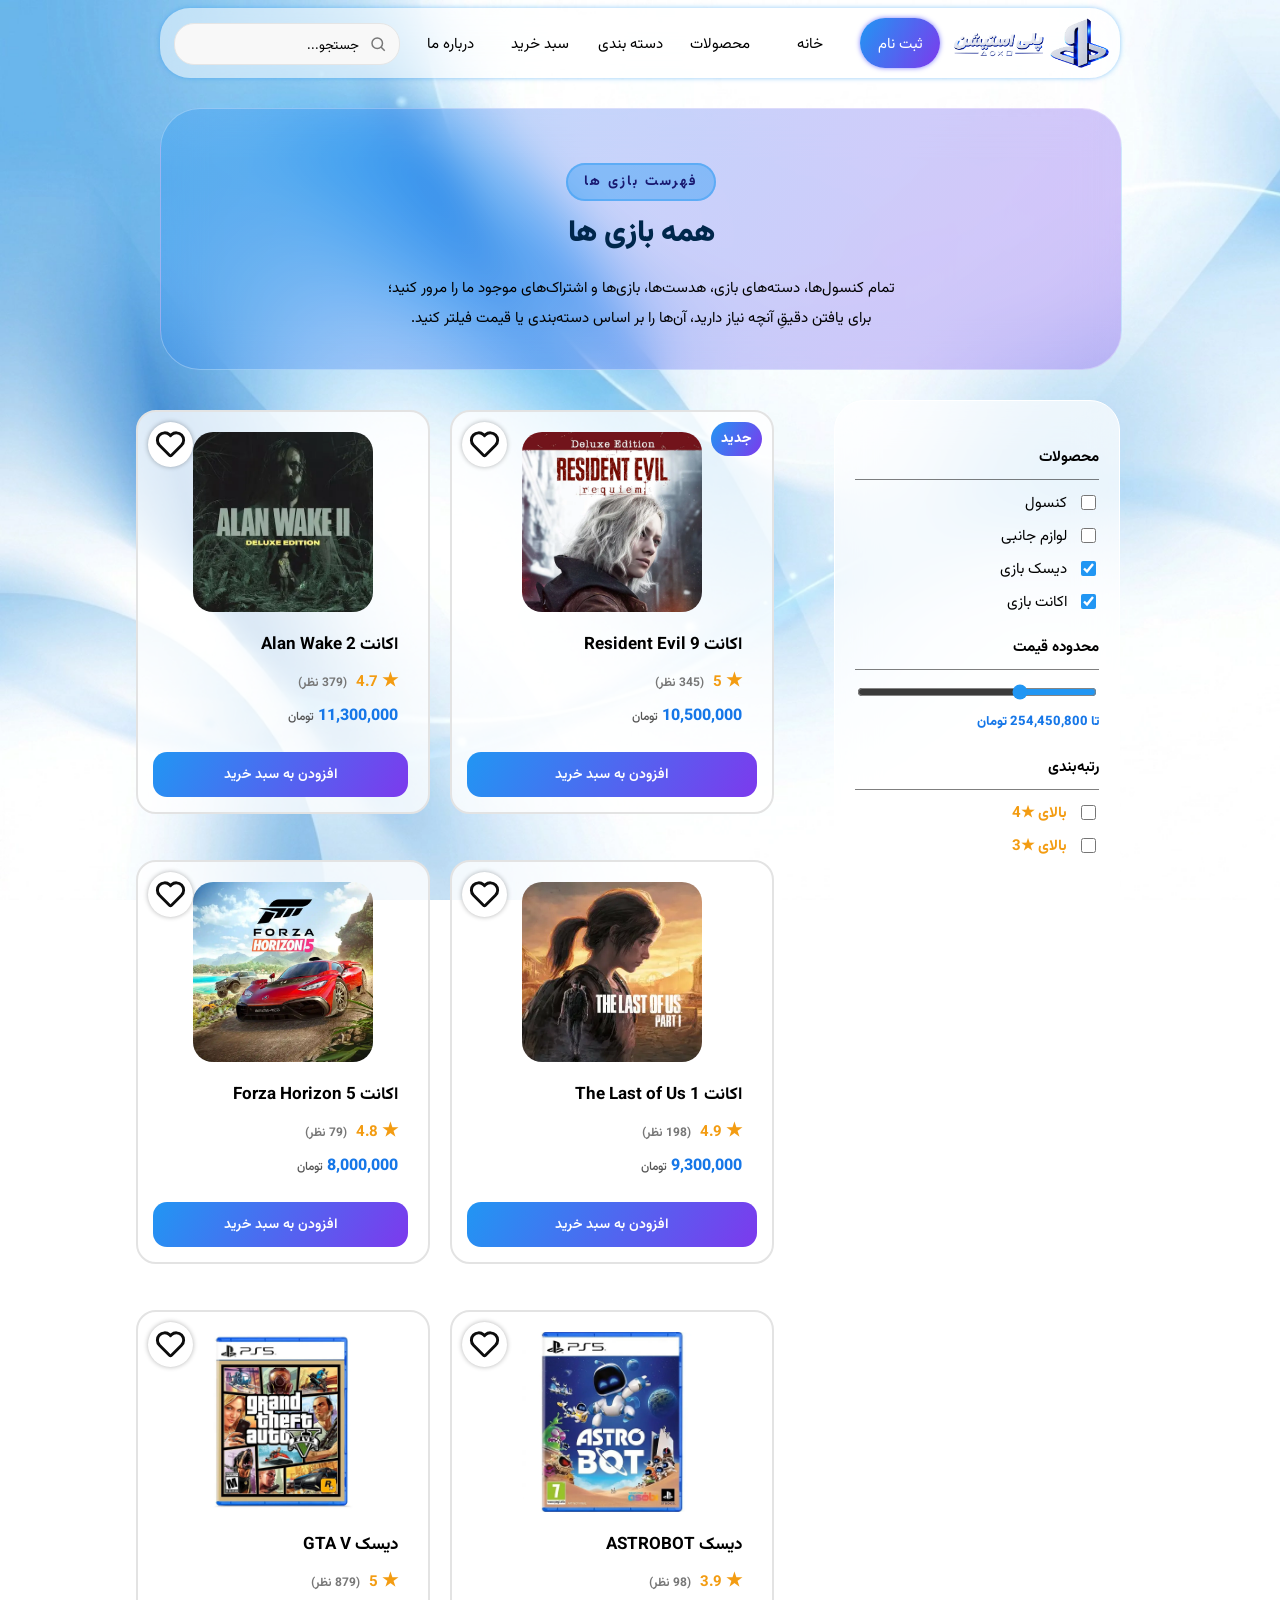
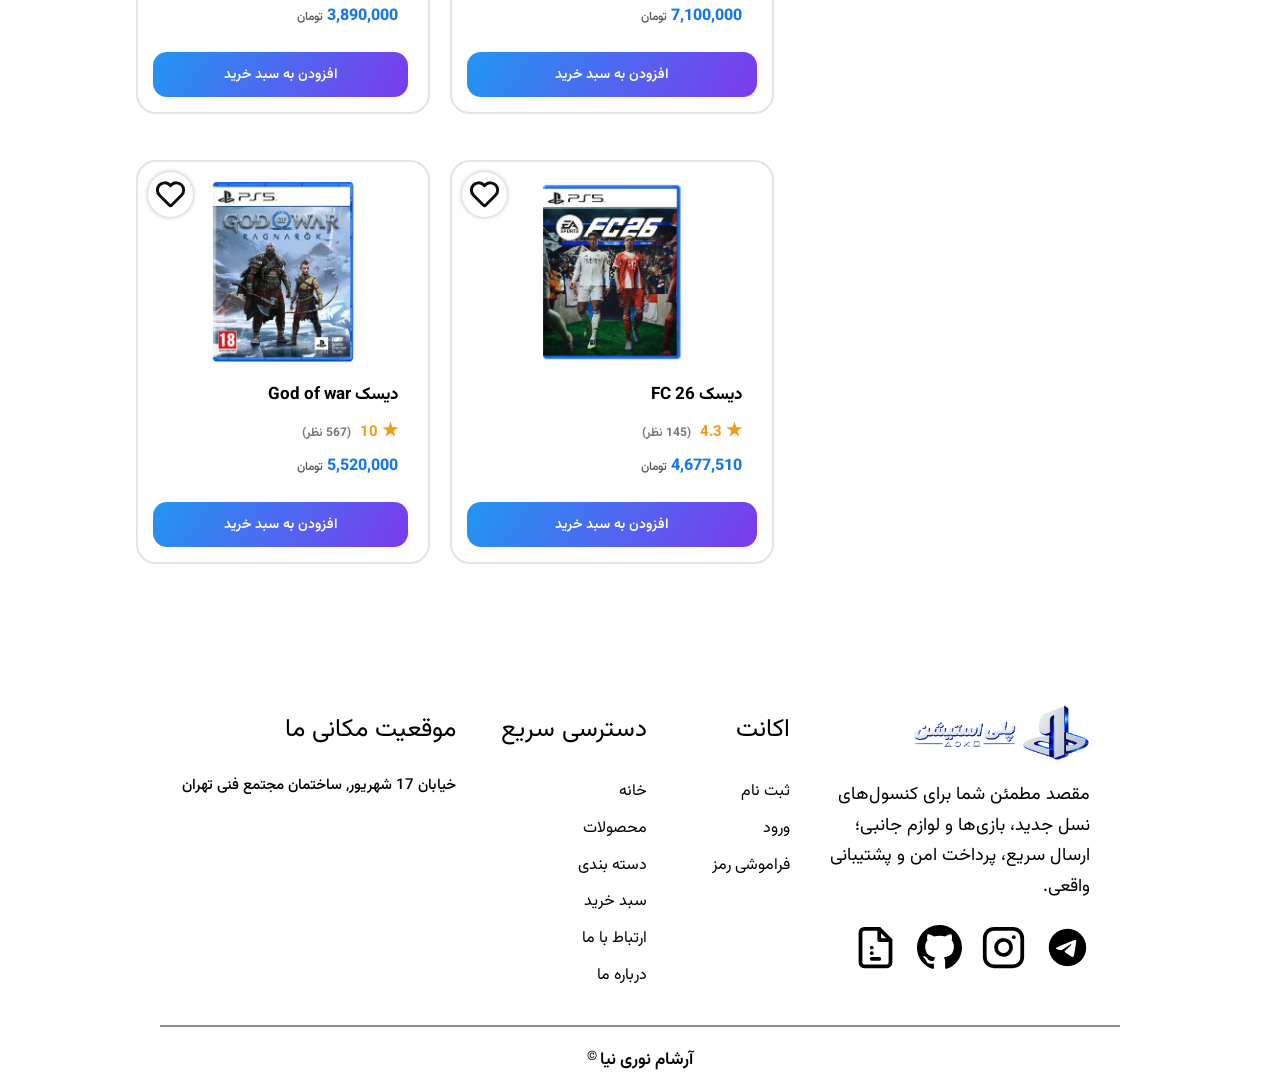
<file: product-game.html>
<!doctype html>
<html lang="en">

<head>
  <meta charset="UTF-8" />
  <meta name="viewport" content="width=device-width, initial-scale=1.0" />
  <title>Document</title>
  <link rel="stylesheet" href="css.css" />
</head>

<body class="body">
  <div id="loader">
    <div id="loader-c"></div>
  </div>
  <div id="div_badene">
    <div class="menu">
      <div id="icon">
        <a href="register.html"><img src="img/brand.png" id="brand" /></a>
      </div>
      <a href="register.html" class="a_menu">
        <div id="register_menu_sign">
          <p class="register_menu_p_white">ثبت نام</p>
        </div>
      </a>
      <a href="index.html" class="a_menu">
        <div class="register_menu">
          <p class="register_menu_p">خانه</p>
        </div>
      </a>
      <a href="product.html" class="a_menu">
        <div class="register_menu">
          <p class="register_menu_p">محصولات</p>
        </div>
      </a>
      <a href="index.html#categori" class="a_menu">
        <div class="register_menu">
          <p class="register_menu_p">دسته بندی</p>
        </div>
      </a>
      <a href="cart.html" class="a_menu">
        <div class="register_menu">
          <p class="register_menu_p">سبد خرید</p>
        </div>
      </a>
      <a href="about.html" class="a_menu">
        <div class="register_menu">
          <p class="register_menu_p">درباره ما</p>
        </div>
      </a>
      <div class="searchbar">
        <svg width="18" height="18" viewBox="0 0 24 24" fill="none" xmlns="http://www.w3.org/2000/svg"
          style="stroke: #777; stroke-width: 2">
          <circle cx="11" cy="11" r="7"></circle>
          <line x1="16" y1="16" x2="21" y2="21"></line>
        </svg>
        <input type="search" placeholder="جستجو..." />
      </div>
    </div>
    <div class="page-about">
      <div class="div-help">
        <span class="div-help-span"><b>فهرست بازی ها</b></span>
        <h2 class="div-help-h2-about">همه بازی ها</h2>
        <p class="div-help-p-about">
          تمام کنسول‌ها، دسته‌های بازی، هدست‌ها، بازی‌ها و اشتراک‌های موجود ما را مرور کنید؛ <br> برای یافتن دقیقِ آنچه
          نیاز دارید، آن‌ها را بر اساس دسته‌بندی یا قیمت فیلتر کنید.
        </p>
      </div>
    </div>
    <div id="catalog-layout">
      <div id="catalog-sidebar">
        <h4>محصولات</h4>
        <div class="filter-group">
          <label class="filter-option"><input type="checkbox"> کنسول</label>
          <label class="filter-option"><input type="checkbox"> لوازم جانبی</label>
          <label class="filter-option"><input type="checkbox" checked="checked">دیسک بازی</label>
          <label class="filter-option"><input type="checkbox" checked="checked">اکانت بازی</label>
        </div>
        <h4>محدوده قیمت</h4>
        <div class="filter-group">
          <input type="range" min="0" max="260" value="80" class="price-range">
          <span>تا 254,450,800 تومان</span>
        </div>
        <h4>رتبه‌بندی</h4>
        <div class="filter-group">
          <label class="filter-option-star"><input type="checkbox">بالای ★4</label>
          <label class="filter-option-star"><input type="checkbox">بالای ★3</label>
        </div>
      </div>
      <a name="acc"></a>
      <div id="product">
        <div class="main-Products">
          <div class="new">
            <span class="product-span">جدید</span>
            <svg class="fav" width="800px" height="800px" viewBox="0 0 24 24" fill="none"
              xmlns="http://www.w3.org/2000/svg">
              <path
                d="M12 4.528a6 6 0 0 0-8.243 8.715l6.829 6.828a2 2 0 0 0 2.828 0l6.829-6.828A6 6 0 0 0 12 4.528zm-1.172 1.644l.465.464a1 1 0 0 0 1.414 0l.465-.464a4 4 0 1 1 5.656 5.656L12 18.657l-6.828-6.829a4 4 0 0 1 5.656-5.656z"
                fill="#0D0D0D" />
            </svg>
            <img src="img/product/Resident-Evil-9-Requiem.webp" alt="" class="img-acc" />
            <div class="product-info">
              <h3 class="product-name">اكانت Resident Evil 9</h3>

              <div class="product-rating">
                <span class="star">★</span>
                <span>5</span>
                <span class="reviews">(345 نظر)</span>
              </div>

              <div class="product-price">10,500,000 <span>تومان</span></div>
            </div>
            <a href="">
              <div class="new-shop-b">افزودن به سبد خرید</div>
            </a>
          </div>
          <div class="product">
            <svg class="fav" width="800px" height="800px" viewBox="0 0 24 24" fill="none"
              xmlns="http://www.w3.org/2000/svg">
              <path
                d="M12 4.528a6 6 0 0 0-8.243 8.715l6.829 6.828a2 2 0 0 0 2.828 0l6.829-6.828A6 6 0 0 0 12 4.528zm-1.172 1.644l.465.464a1 1 0 0 0 1.414 0l.465-.464a4 4 0 1 1 5.656 5.656L12 18.657l-6.828-6.829a4 4 0 0 1 5.656-5.656z"
                fill="#0D0D0D" />
            </svg>
            <img src="img/product/Alan-Wake-2.webp" alt="" class="img-acc" />
            <div class="product-info">
              <h3 class="product-name">اکانت Alan Wake 2</h3>

              <div class="product-rating">
                <span class="star">★</span>
                <span>4.7</span>
                <span class="reviews">(379 نظر)</span>
              </div>

              <div class="product-price">11,300,000 <span>تومان</span></div>
            </div>
            <a href="">
              <div class="new-shop">افزودن به سبد خرید</div>
            </a>
          </div>
        </div>
        <div class="main-Products">
          <div class="new">
            <svg class="fav" width="800px" height="800px" viewBox="0 0 24 24" fill="none"
              xmlns="http://www.w3.org/2000/svg">
              <path
                d="M12 4.528a6 6 0 0 0-8.243 8.715l6.829 6.828a2 2 0 0 0 2.828 0l6.829-6.828A6 6 0 0 0 12 4.528zm-1.172 1.644l.465.464a1 1 0 0 0 1.414 0l.465-.464a4 4 0 1 1 5.656 5.656L12 18.657l-6.828-6.829a4 4 0 0 1 5.656-5.656z"
                fill="#0D0D0D" />
            </svg>
            <img src="img/product/The-Last-of-Us-Part-I.webp" alt="" class="img-acc" />
            <div class="product-info">
              <h3 class="product-name">اکانت The Last of Us 1</h3>

              <div class="product-rating">
                <span class="star">★</span>
                <span>4.9</span>
                <span class="reviews">(198 نظر)</span>
              </div>

              <div class="product-price">9,300,000 <span>تومان</span></div>
            </div>
            <a href="">
              <div class="new-shop-b">افزودن به سبد خرید</div>
            </a>
          </div>
          <div class="product">
            <svg class="fav" width="800px" height="800px" viewBox="0 0 24 24" fill="none"
              xmlns="http://www.w3.org/2000/svg">
              <path
                d="M12 4.528a6 6 0 0 0-8.243 8.715l6.829 6.828a2 2 0 0 0 2.828 0l6.829-6.828A6 6 0 0 0 12 4.528zm-1.172 1.644l.465.464a1 1 0 0 0 1.414 0l.465-.464a4 4 0 1 1 5.656 5.656L12 18.657l-6.828-6.829a4 4 0 0 1 5.656-5.656z"
                fill="#0D0D0D" />
            </svg>
            <img src="img/product/Forza-Horizon-5-1.webp" alt="" class="img-acc" />
            <div class="product-info">
              <h3 class="product-name">اكانت Forza Horizon 5</h3>

              <div class="product-rating">
                <span class="star">★</span>
                <span>4.8</span>
                <span class="reviews">(79 نظر)</span>
              </div>

              <div class="product-price">8,000,000 <span>تومان</span></div>
            </div>
            <a href="">
              <div class="new-shop">افزودن به سبد خرید</div>
            </a>
          </div>
        </div>
        <a name="disc"></a>
        <div class="main-Products">
          <div class="new">
            <svg class="fav" width="800px" height="800px" viewBox="0 0 24 24" fill="none"
              xmlns="http://www.w3.org/2000/svg">
              <path
                d="M12 4.528a6 6 0 0 0-8.243 8.715l6.829 6.828a2 2 0 0 0 2.828 0l6.829-6.828A6 6 0 0 0 12 4.528zm-1.172 1.644l.465.464a1 1 0 0 0 1.414 0l.465-.464a4 4 0 1 1 5.656 5.656L12 18.657l-6.828-6.829a4 4 0 0 1 5.656-5.656z"
                fill="#0D0D0D" />
            </svg>
            <img src="img/product/disc-astrobot.webp" alt="" class="img-acc" />
            <div class="product-info">
              <h3 class="product-name">دیسک ASTROBOT</h3>

              <div class="product-rating">
                <span class="star">★</span>
                <span>3.9</span>
                <span class="reviews">(98 نظر)</span>
              </div>

              <div class="product-price">7,100,000 <span>تومان</span></div>
            </div>
            <a href="">
              <div class="new-shop-b">افزودن به سبد خرید</div>
            </a>
          </div>
          <div class="product">
            <svg class="fav" width="800px" height="800px" viewBox="0 0 24 24" fill="none"
              xmlns="http://www.w3.org/2000/svg">
              <path
                d="M12 4.528a6 6 0 0 0-8.243 8.715l6.829 6.828a2 2 0 0 0 2.828 0l6.829-6.828A6 6 0 0 0 12 4.528zm-1.172 1.644l.465.464a1 1 0 0 0 1.414 0l.465-.464a4 4 0 1 1 5.656 5.656L12 18.657l-6.828-6.829a4 4 0 0 1 5.656-5.656z"
                fill="#0D0D0D" />
            </svg>
            <img src="img/product/disc-gta5.webp" alt="" class="img-acc" />
            <div class="product-info">
              <h3 class="product-name">دیسک GTA V</h3>

              <div class="product-rating">
                <span class="star">★</span>
                <span>5</span>
                <span class="reviews">(879 نظر)</span>
              </div>

              <div class="product-price">3,890,000 <span>تومان</span></div>
            </div>
            <a href="">
              <div class="new-shop">افزودن به سبد خرید</div>
            </a>
          </div>
        </div>
        <div class="main-Products">
          <div class="new">
            <svg class="fav" width="800px" height="800px" viewBox="0 0 24 24" fill="none"
              xmlns="http://www.w3.org/2000/svg">
              <path
                d="M12 4.528a6 6 0 0 0-8.243 8.715l6.829 6.828a2 2 0 0 0 2.828 0l6.829-6.828A6 6 0 0 0 12 4.528zm-1.172 1.644l.465.464a1 1 0 0 0 1.414 0l.465-.464a4 4 0 1 1 5.656 5.656L12 18.657l-6.828-6.829a4 4 0 0 1 5.656-5.656z"
                fill="#0D0D0D" />
            </svg>
            <img src="img/product/disc-fc26.webp" alt="" class="img-acc" />
            <div class="product-info">
              <h3 class="product-name">دیسک FC 26</h3>

              <div class="product-rating">
                <span class="star">★</span>
                <span>4.3</span>
                <span class="reviews">(145 نظر)</span>
              </div>

              <div class="product-price">4,677,510 <span>تومان</span></div>
            </div>
            <a href="">
              <div class="new-shop-b">افزودن به سبد خرید</div>
            </a>
          </div>
          <div class="product">
            <svg class="fav" width="800px" height="800px" viewBox="0 0 24 24" fill="none"
              xmlns="http://www.w3.org/2000/svg">
              <path
                d="M12 4.528a6 6 0 0 0-8.243 8.715l6.829 6.828a2 2 0 0 0 2.828 0l6.829-6.828A6 6 0 0 0 12 4.528zm-1.172 1.644l.465.464a1 1 0 0 0 1.414 0l.465-.464a4 4 0 1 1 5.656 5.656L12 18.657l-6.828-6.829a4 4 0 0 1 5.656-5.656z"
                fill="#0D0D0D" />
            </svg>
            <img src="img/product/disc-Godofwar.webp" alt="" class="img-acc" />
            <div class="product-info">
              <h3 class="product-name">دیسک God of war</h3>

              <div class="product-rating">
                <span class="star">★</span>
                <span>10</span>
                <span class="reviews">(567 نظر)</span>
              </div>

              <div class="product-price">5,520,000 <span>تومان</span></div>
            </div>
            <a href="">
              <div class="new-shop">افزودن به سبد خرید</div>
            </a>
          </div>
        </div>
      </div>
    </div>
    <div id="footer">
      <div id="footer-brands">
        <div id="brand-logo-footer">
          <img src="img/brand.png" alt="لگو برند" id="brand-logo-footer-img" loading="lazy" />
        </div>
        <div id="footer-nevesht">
          <span>مقصد مطمئن شما برای کنسول‌های نسل جدید، بازی‌ها و لوازم جانبی؛
            ارسال سریع، پرداخت امن و پشتیبانی واقعی.</span>
        </div>
        <div id="contact">
          <a href="https://t.me/KRATOS_GOD3" target="_blank"><svg width="24" height="24" viewBox="0 0 24 24"
              fill="#000000" class="ertebat">
              <path
                d="M12 2C6.48 2 2 6.48 2 12s4.48 10 10 10 10-4.48 10-10S17.52 2 12 2zm4.64 6.8c-.15 1.58-.8 5.42-1.13 7.19-.14.75-.42 1-.68 1.03-.58.05-1.02-.38-1.58-.75-.88-.58-1.38-.94-2.23-1.5-.99-.65-.35-1.01.22-1.59.15-.15 2.71-2.48 2.76-2.69a.2.2 0 00-.05-.18c-.06-.05-.14-.03-.21-.02-.09.02-1.49.95-4.22 2.79-.4.27-.76.41-1.08.4-.36-.01-1.04-.2-1.55-.37-.63-.2-1.12-.31-1.08-.66.02-.18.27-.36.74-.55 2.92-1.27 4.86-2.11 5.83-2.51 2.78-1.16 3.35-1.36 3.73-1.36.08 0 .27.02.39.12.1.08.13.19.14.27-.01.06.01.24 0 .38z" />
            </svg></a>
          <a href="https://instagram.com/arshamnorinia" target="_blank"><svg width="10" height="10" viewBox="0 0 24 24"
              fill="none" stroke="#000000" stroke-width="2" stroke-linecap="round" stroke-linejoin="round"
              class="ertebat">
              <rect x="2" y="2" width="20" height="20" rx="5" ry="5"></rect>
              <path d="M16 11.37A4 4 0 1 1 12.63 8 4 4 0 0 1 16 11.37z"></path>
              <line x1="17.5" y1="6.5" x2="17.51" y2="6.5"></line>
            </svg></a>
          <a href="https://github.com/arshamnori" target="_blank"><svg width="24" height="24" viewBox="0 0 24 24"
              fill="#000000" class="ertebat">
              <path
                d="M12 0C5.37 0 0 5.37 0 12c0 5.31 3.435 9.795 8.205 11.385.6.105.825-.255.825-.57 0-.285-.015-1.23-.015-2.235-3.015.555-3.795-.735-4.035-1.41-.135-.345-.72-1.41-1.23-1.695-.42-.225-1.02-.78-.015-.795.945-.015 1.62.87 1.845 1.23 1.08 1.815 2.805 1.305 3.495.99.105-.78.42-1.305.765-1.605-2.67-.3-5.46-1.335-5.46-5.925 0-1.305.465-2.385 1.23-3.225-.12-.3-.54-1.53.12-3.18 0 0 1.005-.315 3.3 1.23.96-.27 1.98-.405 3-.405s2.04.135 3 .405c2.295-1.56 3.3-1.23 3.3-1.23.66 1.65.24 2.88.12 3.18.765.84 1.23 1.905 1.23 3.225 0 4.605-2.805 5.625-5.475 5.925.435.375.81 1.095.81 2.22 0 1.605-.015 2.895-.015 3.3 0 .315.225.69.825.57A12.02 12.02 0 0024 12c0-6.63-5.37-12-12-12z" />
            </svg></a>
          <a href="" download="وب 1 آرشام نوری نیا"><svg width="24" height="24" viewBox="0 0 24 24" fill="none"
              stroke="#000000" stroke-width="2" stroke-linecap="round" stroke-linejoin="round" class="ertebat">
              <path d="M14 2H6a2 2 0 0 0-2 2v16a2 2 0 0 0 2 2h12a2 2 0 0 0 2-2V8z"></path>
              <polyline points="14 2 14 8 20 8"></polyline>
              <line x1="10" y1="12" x2="10" y2="12.01"></line>
              <line x1="10" y1="15" x2="10" y2="15.01"></line>
              <line x1="10" y1="18" x2="14" y2="18"></line>
            </svg></a>
        </div>
      </div>
      <div id="footer-account">
        <p>اکانت</p>
        <a href="register.html" class="footer-a">ثبت نام</a>
        <a href="login.html" class="footer-a">ورود</a>
        <a href="forget_password.html" class="footer-a">فراموشی رمز</a>
      </div>
      <div id="footer-links">
        <p>دسترسی سریع</p>
        <a href="index.html" class="footer-a">خانه</a>
        <a href="product.html" class="footer-a">محصولات</a>
        <a href="index.html#categori" class="footer-a">دسته بندی</a>
        <a href="cart.html" class="footer-a">سبد خرید</a>
        <a href="about.html#ertebat" class="footer-a">ارتباط با ما</a>
        <a href="about.html" class="footer-a">درباره ما</a>
      </div>
      <div id="footer-loc">
        <p>موقعیت مکانی ما</p>
        <span>خیابان 17 شهریور, ساختمان مجتمع فنی تهران</span>
        <iframe title="map-iframe" src="https://neshan.org/maps/iframe/places/sbSqHAY50AgU/33.4898592/48.3500479"
          width="260" height="200" allowfullscreen loading="lazy" id="map"></iframe>
      </div>
    </div>
    <hr id="hr" />
    <a href="https://t.me/KRATOS_GOD3" id="developer_a"><sup>&copy</sup>آرشام نوری نیا</a>
  </div>
</body>

</html>
</file>
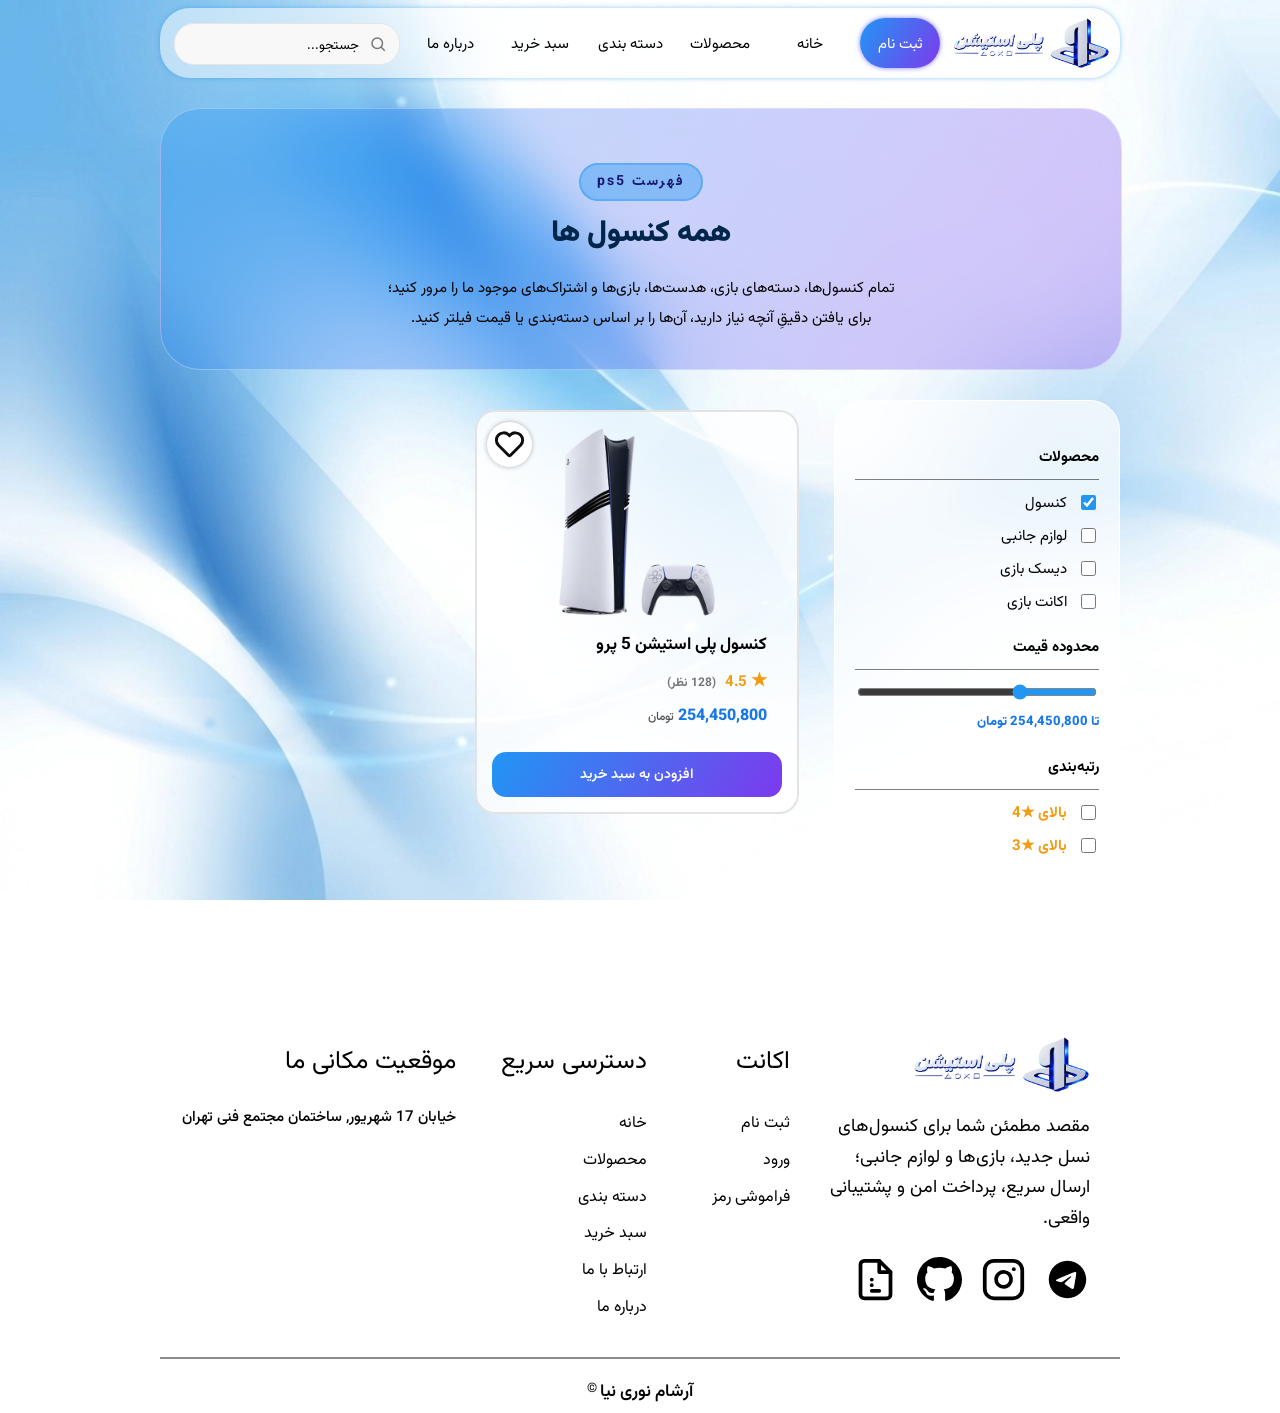
<file: product-ps5.html>
<!doctype html>
<html lang="en">

<head>
  <meta charset="UTF-8" />
  <meta name="viewport" content="width=device-width, initial-scale=1.0" />
  <title>Document</title>
  <link rel="stylesheet" href="css.css" />
</head>

<body class="body">
  <div id="loader">
    <div id="loader-c"></div>
  </div>
  <div id="div_badene">
    <div class="menu">
      <div id="icon">
        <a href="register.html"><img src="img/brand.png" id="brand" /></a>
      </div>
      <a href="register.html" class="a_menu">
        <div id="register_menu_sign">
          <p class="register_menu_p_white">ثبت نام</p>
        </div>
      </a>
      <a href="index.html" class="a_menu">
        <div class="register_menu">
          <p class="register_menu_p">خانه</p>
        </div>
      </a>
      <a href="product.html" class="a_menu">
        <div class="register_menu">
          <p class="register_menu_p">محصولات</p>
        </div>
      </a>
      <a href="index.html#categori" class="a_menu">
        <div class="register_menu">
          <p class="register_menu_p">دسته بندی</p>
        </div>
      </a>
      <a href="cart.html" class="a_menu">
        <div class="register_menu">
          <p class="register_menu_p">سبد خرید</p>
        </div>
      </a>
      <a href="about.html" class="a_menu">
        <div class="register_menu">
          <p class="register_menu_p">درباره ما</p>
        </div>
      </a>
      <div class="searchbar">
        <svg width="18" height="18" viewBox="0 0 24 24" fill="none" xmlns="http://www.w3.org/2000/svg"
          style="stroke: #777; stroke-width: 2">
          <circle cx="11" cy="11" r="7"></circle>
          <line x1="16" y1="16" x2="21" y2="21"></line>
        </svg>
        <input type="search" placeholder="جستجو..." />
      </div>
    </div>
    <div class="page-about">
      <div class="div-help">
        <span class="div-help-span"><b>فهرست ps5</b></span>
        <h2 class="div-help-h2-about">همه کنسول ها</h2>
        <p class="div-help-p-about">
          تمام کنسول‌ها، دسته‌های بازی، هدست‌ها، بازی‌ها و اشتراک‌های موجود ما را مرور کنید؛ <br> برای یافتن دقیقِ آنچه
          نیاز دارید، آن‌ها را بر اساس دسته‌بندی یا قیمت فیلتر کنید.
        </p>
      </div>
    </div>
    <div id="catalog-layout">
      <div id="catalog-sidebar">
        <h4>محصولات</h4>
        <div class="filter-group">
          <label class="filter-option"><input type="checkbox" checked="checked"> کنسول</label>
          <label class="filter-option"><input type="checkbox"> لوازم جانبی</label>
          <label class="filter-option"><input type="checkbox">دیسک بازی</label>
          <label class="filter-option"><input type="checkbox">اکانت بازی</label>
        </div>
        <h4>محدوده قیمت</h4>
        <div class="filter-group">
          <input type="range" min="0" max="260" value="80" class="price-range">
          <span>تا 254,450,800 تومان</span>
        </div>
        <h4>رتبه‌بندی</h4>
        <div class="filter-group">
          <label class="filter-option-star"><input type="checkbox">بالای ★4</label>
          <label class="filter-option-star"><input type="checkbox">بالای ★3</label>
        </div>
      </div>
      <div id="product">
        <div class="main-Products">
          <div class="new">
            <svg class="fav" width="800px" height="800px" viewBox="0 0 24 24" fill="none"
              xmlns="http://www.w3.org/2000/svg">
              <path
                d="M12 4.528a6 6 0 0 0-8.243 8.715l6.829 6.828a2 2 0 0 0 2.828 0l6.829-6.828A6 6 0 0 0 12 4.528zm-1.172 1.644l.465.464a1 1 0 0 0 1.414 0l.465-.464a4 4 0 1 1 5.656 5.656L12 18.657l-6.828-6.829a4 4 0 0 1 5.656-5.656z"
                fill="#0D0D0D" />
            </svg>
            <img src="img/product/ps5pro.png" alt="" class="img" />
            <div class="product-info">
              <h3 class="product-name">کنسول پلی استیشن 5 پرو</h3>

              <div class="product-rating">
                <span class="star">★</span>
                <span>4.5</span>
                <span class="reviews">(128 نظر)</span>
              </div>

              <div class="product-price">254,450,800 <span>تومان</span></div>
            </div>
            <a href="">
              <div class="new-shop-b">افزودن به سبد خرید</div>
            </a>
          </div>
        </div>
      </div>
    </div>
    <div id="footer">
      <div id="footer-brands">
        <div id="brand-logo-footer">
          <img src="img/brand.png" alt="لگو برند" id="brand-logo-footer-img" loading="lazy" />
        </div>
        <div id="footer-nevesht">
          <span>مقصد مطمئن شما برای کنسول‌های نسل جدید، بازی‌ها و لوازم جانبی؛
            ارسال سریع، پرداخت امن و پشتیبانی واقعی.</span>
        </div>
        <div id="contact">
          <a href="https://t.me/KRATOS_GOD3" target="_blank"><svg width="24" height="24" viewBox="0 0 24 24"
              fill="#000000" class="ertebat">
              <path
                d="M12 2C6.48 2 2 6.48 2 12s4.48 10 10 10 10-4.48 10-10S17.52 2 12 2zm4.64 6.8c-.15 1.58-.8 5.42-1.13 7.19-.14.75-.42 1-.68 1.03-.58.05-1.02-.38-1.58-.75-.88-.58-1.38-.94-2.23-1.5-.99-.65-.35-1.01.22-1.59.15-.15 2.71-2.48 2.76-2.69a.2.2 0 00-.05-.18c-.06-.05-.14-.03-.21-.02-.09.02-1.49.95-4.22 2.79-.4.27-.76.41-1.08.4-.36-.01-1.04-.2-1.55-.37-.63-.2-1.12-.31-1.08-.66.02-.18.27-.36.74-.55 2.92-1.27 4.86-2.11 5.83-2.51 2.78-1.16 3.35-1.36 3.73-1.36.08 0 .27.02.39.12.1.08.13.19.14.27-.01.06.01.24 0 .38z" />
            </svg></a>
          <a href="https://instagram.com/arshamnorinia" target="_blank"><svg width="10" height="10" viewBox="0 0 24 24"
              fill="none" stroke="#000000" stroke-width="2" stroke-linecap="round" stroke-linejoin="round"
              class="ertebat">
              <rect x="2" y="2" width="20" height="20" rx="5" ry="5"></rect>
              <path d="M16 11.37A4 4 0 1 1 12.63 8 4 4 0 0 1 16 11.37z"></path>
              <line x1="17.5" y1="6.5" x2="17.51" y2="6.5"></line>
            </svg></a>
          <a href="https://github.com/arshamnori" target="_blank"><svg width="24" height="24" viewBox="0 0 24 24"
              fill="#000000" class="ertebat">
              <path
                d="M12 0C5.37 0 0 5.37 0 12c0 5.31 3.435 9.795 8.205 11.385.6.105.825-.255.825-.57 0-.285-.015-1.23-.015-2.235-3.015.555-3.795-.735-4.035-1.41-.135-.345-.72-1.41-1.23-1.695-.42-.225-1.02-.78-.015-.795.945-.015 1.62.87 1.845 1.23 1.08 1.815 2.805 1.305 3.495.99.105-.78.42-1.305.765-1.605-2.67-.3-5.46-1.335-5.46-5.925 0-1.305.465-2.385 1.23-3.225-.12-.3-.54-1.53.12-3.18 0 0 1.005-.315 3.3 1.23.96-.27 1.98-.405 3-.405s2.04.135 3 .405c2.295-1.56 3.3-1.23 3.3-1.23.66 1.65.24 2.88.12 3.18.765.84 1.23 1.905 1.23 3.225 0 4.605-2.805 5.625-5.475 5.925.435.375.81 1.095.81 2.22 0 1.605-.015 2.895-.015 3.3 0 .315.225.69.825.57A12.02 12.02 0 0024 12c0-6.63-5.37-12-12-12z" />
            </svg></a>
          <a href="" download="وب 1 آرشام نوری نیا"><svg width="24" height="24" viewBox="0 0 24 24" fill="none"
              stroke="#000000" stroke-width="2" stroke-linecap="round" stroke-linejoin="round" class="ertebat">
              <path d="M14 2H6a2 2 0 0 0-2 2v16a2 2 0 0 0 2 2h12a2 2 0 0 0 2-2V8z"></path>
              <polyline points="14 2 14 8 20 8"></polyline>
              <line x1="10" y1="12" x2="10" y2="12.01"></line>
              <line x1="10" y1="15" x2="10" y2="15.01"></line>
              <line x1="10" y1="18" x2="14" y2="18"></line>
            </svg></a>
        </div>
      </div>
      <div id="footer-account">
        <p>اکانت</p>
        <a href="register.html" class="footer-a">ثبت نام</a>
        <a href="login.html" class="footer-a">ورود</a>
        <a href="forget_password.html" class="footer-a">فراموشی رمز</a>
      </div>
      <div id="footer-links">
        <p>دسترسی سریع</p>
        <a href="index.html" class="footer-a">خانه</a>
        <a href="product.html" class="footer-a">محصولات</a>
        <a href="index.html#categori" class="footer-a">دسته بندی</a>
        <a href="cart.html" class="footer-a">سبد خرید</a>
        <a href="about.html#ertebat" class="footer-a">ارتباط با ما</a>
        <a href="about.html" class="footer-a">درباره ما</a>
      </div>
      <div id="footer-loc">
        <p>موقعیت مکانی ما</p>
        <span>خیابان 17 شهریور, ساختمان مجتمع فنی تهران</span>
        <iframe title="map-iframe" src="https://neshan.org/maps/iframe/places/sbSqHAY50AgU/33.4898592/48.3500479"
          width="260" height="200" allowfullscreen loading="lazy" id="map"></iframe>
      </div>
    </div>
    <hr id="hr" />
    <a href="https://t.me/KRATOS_GOD3" id="developer_a"><sup>&copy</sup>آرشام نوری نیا</a>
  </div>
</body>

</html>
</file>
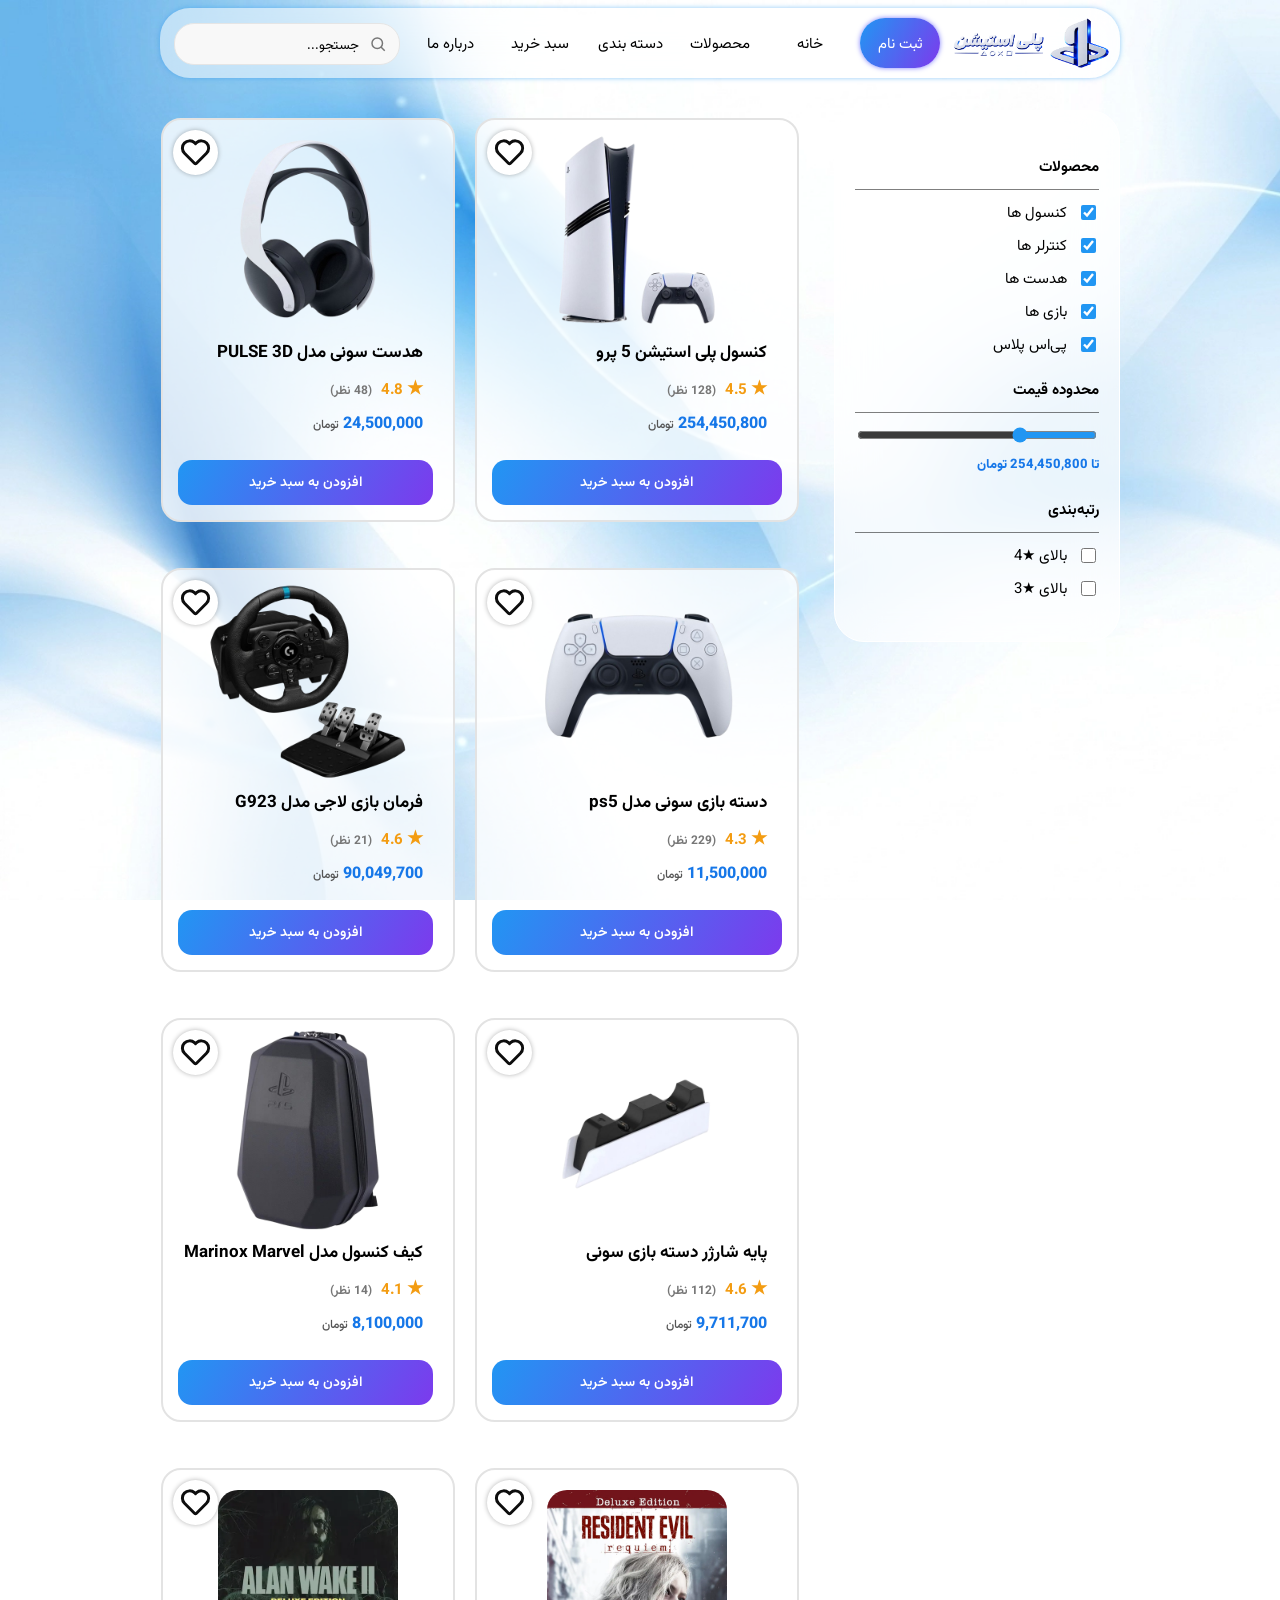
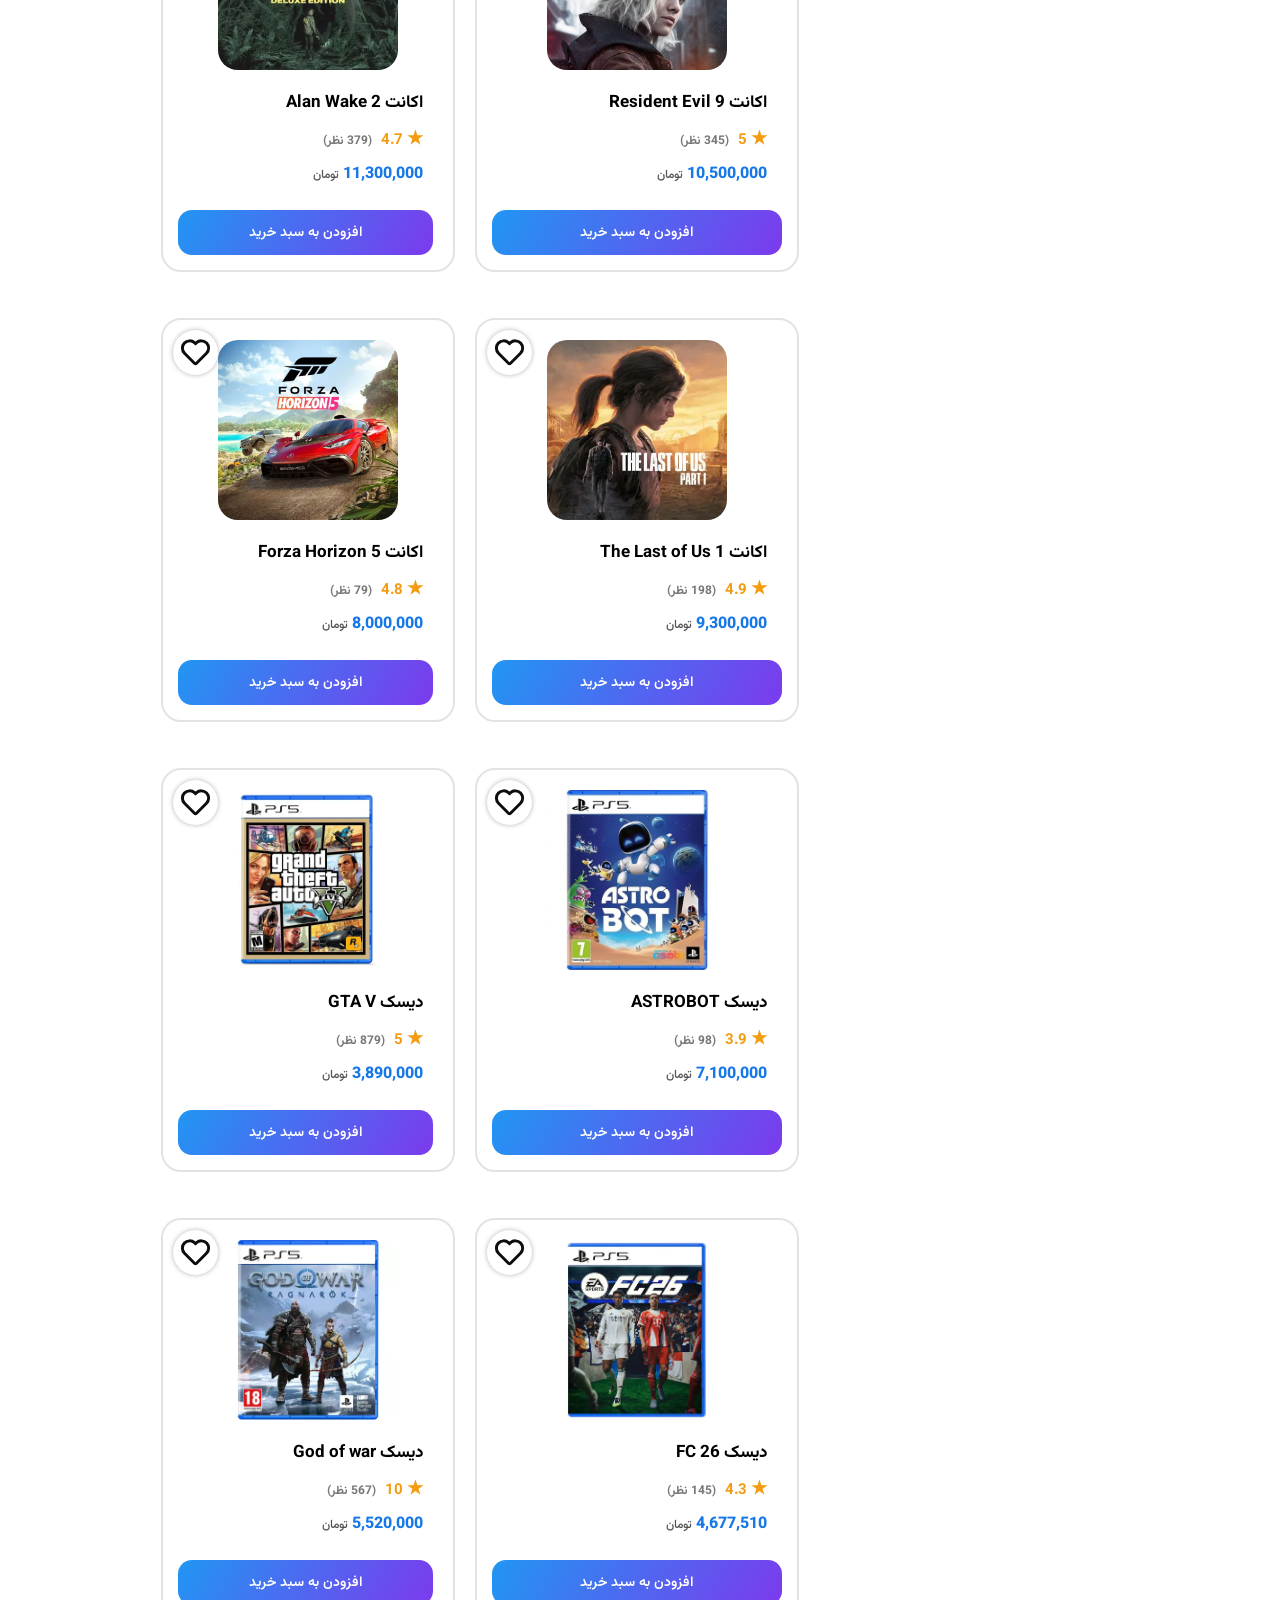
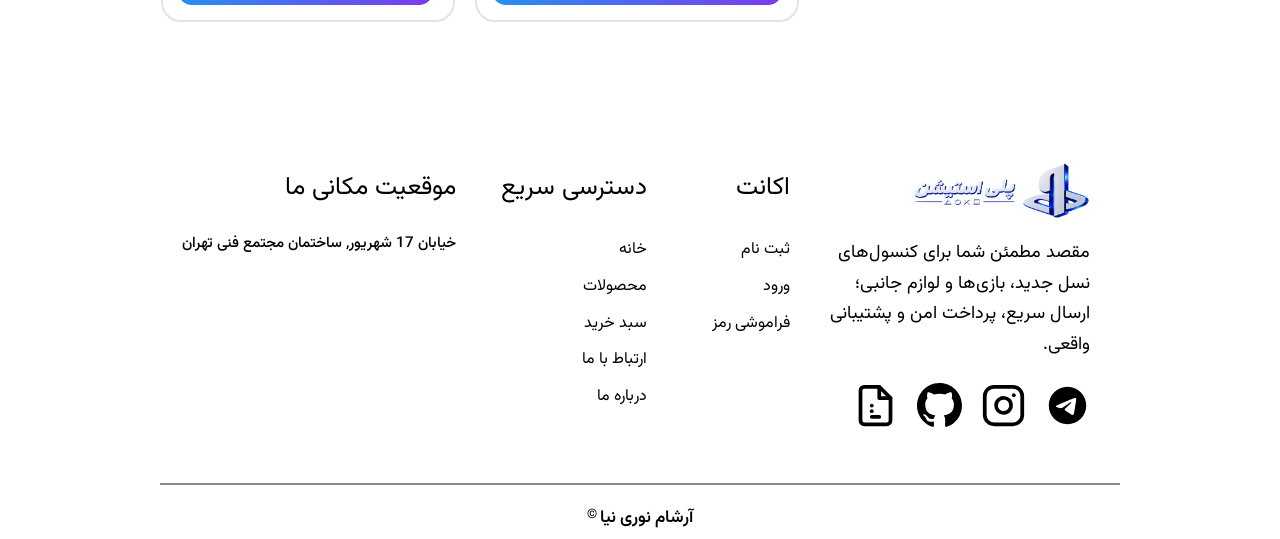
<file: product.html>
<!doctype html>
<html lang="en">
  <head>
    <meta charset="UTF-8" />
    <meta name="viewport" content="width=device-width, initial-scale=1.0" />
    <title>Document</title>
    <link rel="stylesheet" href="css.css" />
  </head>
  <body class="body">
    <div id="loader"><div id="loader-c"></div></div>
    <div id="div_badene">
      <div class="menu">
        <div id="icon">
          <a href="register.html"><img src="img/brand.png" id="brand" /></a>
        </div>
        <a href="register.html" class="a_menu">
          <div id="register_menu_sign">
            <p class="register_menu_p_white">ثبت نام</p>
          </div>
        </a>
        <a href="index.html" class="a_menu">
          <div class="register_menu">
            <p class="register_menu_p">خانه</p>
          </div>
        </a>
        <a href="product.html" class="a_menu">
          <div class="register_menu">
            <p class="register_menu_p">محصولات</p>
          </div>
        </a>
        <a href="index.html#categori" class="a_menu">
          <div class="register_menu">
            <p class="register_menu_p">دسته بندی</p>
          </div>
        </a>
        <a href="cart.html" class="a_menu">
          <div class="register_menu">
            <p class="register_menu_p">سبد خرید</p>
          </div>
        </a>
        <a href="about.html" class="a_menu">
          <div class="register_menu">
            <p class="register_menu_p">درباره ما</p>
          </div>
        </a>
        <div class="searchbar">
          <svg
            width="18"
            height="18"
            viewBox="0 0 24 24"
            fill="none"
            xmlns="http://www.w3.org/2000/svg"
            style="stroke: #777; stroke-width: 2"
          >
            <circle cx="11" cy="11" r="7"></circle>
            <line x1="16" y1="16" x2="21" y2="21"></line>
          </svg>
          <input type="search" placeholder="جستجو..." />
        </div>
      </div>
      <div id="catalog-layout">
        <div id="catalog-sidebar">
          <h4>محصولات</h4>
          <div class="filter-group">
            <label class="filter-option"
              ><input type="checkbox" checked /> کنسول ها</label
            >
            <label class="filter-option"
              ><input type="checkbox" checked /> کنترلر ها</label
            >
            <label class="filter-option"
              ><input type="checkbox" checked /> هدست ها</label
            >
            <label class="filter-option"
              ><input type="checkbox" checked /> بازی ها</label
            >
            <label class="filter-option"
              ><input type="checkbox" checked /> پی‌اس پلاس</label
            >
          </div>
          <h4>محدوده قیمت</h4>
          <div class="filter-group">
            <input
              type="range"
              min="0"
              max="260"
              value="80"
              class="price-range"
            />
            <span>تا 254,450,800 تومان</span>
          </div>
          <h4>رتبه‌بندی</h4>
          <div class="filter-group">
            <label class="filter-option"
              ><input type="checkbox" />بالای ★4</label
            >
            <label class="filter-option"
              ><input type="checkbox" />بالای ★3</label
            >
          </div>
        </div>
        <div id="product">
          <div class="main-Products">
            <div class="new">
              <svg
                class="fav"
                width="800px"
                height="800px"
                viewBox="0 0 24 24"
                fill="none"
                xmlns="http://www.w3.org/2000/svg"
              >
                <path
                  d="M12 4.528a6 6 0 0 0-8.243 8.715l6.829 6.828a2 2 0 0 0 2.828 0l6.829-6.828A6 6 0 0 0 12 4.528zm-1.172 1.644l.465.464a1 1 0 0 0 1.414 0l.465-.464a4 4 0 1 1 5.656 5.656L12 18.657l-6.828-6.829a4 4 0 0 1 5.656-5.656z"
                  fill="#0D0D0D"
                />
              </svg>
              <img src="img/product/ps5pro.png" alt="" class="img" />
              <div class="product-info">
                <h3 class="product-name">کنسول پلی استیشن 5 پرو</h3>

                <div class="product-rating">
                  <span class="star">★</span>
                  <span>4.5</span>
                  <span class="reviews">(128 نظر)</span>
                </div>

                <div class="product-price">254,450,800 <span>تومان</span></div>
              </div>
              <a href=""><div class="new-shop-b">افزودن به سبد خرید</div></a>
            </div>
            <div class="product">
              <svg
                class="fav"
                width="800px"
                height="800px"
                viewBox="0 0 24 24"
                fill="none"
                xmlns="http://www.w3.org/2000/svg"
              >
                <path
                  d="M12 4.528a6 6 0 0 0-8.243 8.715l6.829 6.828a2 2 0 0 0 2.828 0l6.829-6.828A6 6 0 0 0 12 4.528zm-1.172 1.644l.465.464a1 1 0 0 0 1.414 0l.465-.464a4 4 0 1 1 5.656 5.656L12 18.657l-6.828-6.829a4 4 0 0 1 5.656-5.656z"
                  fill="#0D0D0D"
                />
              </svg>
              <img src="img/product/headset.png" alt="" class="img" />
              <div class="product-info">
                <h3 class="product-name">هدست سونی مدل PULSE 3D</h3>

                <div class="product-rating">
                  <span class="star">★</span>
                  <span>4.8</span>
                  <span class="reviews">(48 نظر)</span>
                </div>

                <div class="product-price">24,500,000 <span>تومان</span></div>
              </div>
              <a href=""><div class="new-shop">افزودن به سبد خرید</div></a>
            </div>
          </div>
          <div class="main-Products">
            <div class="new">
              <svg
                class="fav"
                width="800px"
                height="800px"
                viewBox="0 0 24 24"
                fill="none"
                xmlns="http://www.w3.org/2000/svg"
              >
                <path
                  d="M12 4.528a6 6 0 0 0-8.243 8.715l6.829 6.828a2 2 0 0 0 2.828 0l6.829-6.828A6 6 0 0 0 12 4.528zm-1.172 1.644l.465.464a1 1 0 0 0 1.414 0l.465-.464a4 4 0 1 1 5.656 5.656L12 18.657l-6.828-6.829a4 4 0 0 1 5.656-5.656z"
                  fill="#0D0D0D"
                />
              </svg>
              <img src="img/product/daste-ps5.png" alt="" class="img" />
              <div class="product-info">
                <h3 class="product-name">دسته بازی سونی مدل ps5</h3>

                <div class="product-rating">
                  <span class="star">★</span>
                  <span>4.3</span>
                  <span class="reviews">(229 نظر)</span>
                </div>

                <div class="product-price">11,500,000 <span>تومان</span></div>
              </div>
              <a href=""><div class="new-shop-b">افزودن به سبد خرید</div></a>
            </div>
            <div class="product">
              <svg
                class="fav"
                width="800px"
                height="800px"
                viewBox="0 0 24 24"
                fill="none"
                xmlns="http://www.w3.org/2000/svg"
              >
                <path
                  d="M12 4.528a6 6 0 0 0-8.243 8.715l6.829 6.828a2 2 0 0 0 2.828 0l6.829-6.828A6 6 0 0 0 12 4.528zm-1.172 1.644l.465.464a1 1 0 0 0 1.414 0l.465-.464a4 4 0 1 1 5.656 5.656L12 18.657l-6.828-6.829a4 4 0 0 1 5.656-5.656z"
                  fill="#0D0D0D"
                />
              </svg>
              <img src="img/product/farman-ps5.png" alt="" class="img" />
              <div class="product-info">
                <h3 class="product-name">فرمان بازی لاجی مدل G923</h3>

                <div class="product-rating">
                  <span class="star">★</span>
                  <span>4.6</span>
                  <span class="reviews">(21 نظر)</span>
                </div>

                <div class="product-price">90,049,700 <span>تومان</span></div>
              </div>
              <a href=""><div class="new-shop">افزودن به سبد خرید</div></a>
            </div>
          </div>
          <div class="main-Products">
            <div class="new">
              <svg
                class="fav"
                width="800px"
                height="800px"
                viewBox="0 0 24 24"
                fill="none"
                xmlns="http://www.w3.org/2000/svg"
              >
                <path
                  d="M12 4.528a6 6 0 0 0-8.243 8.715l6.829 6.828a2 2 0 0 0 2.828 0l6.829-6.828A6 6 0 0 0 12 4.528zm-1.172 1.644l.465.464a1 1 0 0 0 1.414 0l.465-.464a4 4 0 1 1 5.656 5.656L12 18.657l-6.828-6.829a4 4 0 0 1 5.656-5.656z"
                  fill="#0D0D0D"
                />
              </svg>
              <img src="img/product/sharger-ps5.png" alt="" class="img" />
              <div class="product-info">
                <h3 class="product-name">پایه شارژر دسته بازی سونی</h3>

                <div class="product-rating">
                  <span class="star">★</span>
                  <span>4.6</span>
                  <span class="reviews">(112 نظر)</span>
                </div>

                <div class="product-price">9,711,700 <span>تومان</span></div>
              </div>
              <a href=""><div class="new-shop-b">افزودن به سبد خرید</div></a>
            </div>
            <div class="product">
              <svg
                class="fav"
                width="800px"
                height="800px"
                viewBox="0 0 24 24"
                fill="none"
                xmlns="http://www.w3.org/2000/svg"
              >
                <path
                  d="M12 4.528a6 6 0 0 0-8.243 8.715l6.829 6.828a2 2 0 0 0 2.828 0l6.829-6.828A6 6 0 0 0 12 4.528zm-1.172 1.644l.465.464a1 1 0 0 0 1.414 0l.465-.464a4 4 0 1 1 5.656 5.656L12 18.657l-6.828-6.829a4 4 0 0 1 5.656-5.656z"
                  fill="#0D0D0D"
                />
              </svg>
              <img src="img/product/kif-ps5.png" alt="" class="img" />
              <div class="product-info">
                <h3 class="product-name">کیف کنسول مدل Marinox Marvel</h3>

                <div class="product-rating">
                  <span class="star">★</span>
                  <span>4.1</span>
                  <span class="reviews">(14 نظر)</span>
                </div>

                <div class="product-price">8,100,000 <span>تومان</span></div>
              </div>
              <a href=""><div class="new-shop">افزودن به سبد خرید</div></a>
            </div>
          </div>
          <div class="main-Products">
            <div class="new">
              <svg
                class="fav"
                width="800px"
                height="800px"
                viewBox="0 0 24 24"
                fill="none"
                xmlns="http://www.w3.org/2000/svg"
              >
                <path
                  d="M12 4.528a6 6 0 0 0-8.243 8.715l6.829 6.828a2 2 0 0 0 2.828 0l6.829-6.828A6 6 0 0 0 12 4.528zm-1.172 1.644l.465.464a1 1 0 0 0 1.414 0l.465-.464a4 4 0 1 1 5.656 5.656L12 18.657l-6.828-6.829a4 4 0 0 1 5.656-5.656z"
                  fill="#0D0D0D"
                />
              </svg>
              <img src="img/product/Resident-Evil-9-Requiem.webp" alt="" class="img-acc" />
              <div class="product-info">
                <h3 class="product-name">اكانت Resident Evil 9</h3>

                <div class="product-rating">
                  <span class="star">★</span>
                  <span>5</span>
                  <span class="reviews">(345 نظر)</span>
                </div>

                <div class="product-price">10,500,000 <span>تومان</span></div>
              </div>
              <a href=""><div class="new-shop-b">افزودن به سبد خرید</div></a>
            </div>
            <div class="product">
              <svg
                class="fav"
                width="800px"
                height="800px"
                viewBox="0 0 24 24"
                fill="none"
                xmlns="http://www.w3.org/2000/svg"
              >
                <path
                  d="M12 4.528a6 6 0 0 0-8.243 8.715l6.829 6.828a2 2 0 0 0 2.828 0l6.829-6.828A6 6 0 0 0 12 4.528zm-1.172 1.644l.465.464a1 1 0 0 0 1.414 0l.465-.464a4 4 0 1 1 5.656 5.656L12 18.657l-6.828-6.829a4 4 0 0 1 5.656-5.656z"
                  fill="#0D0D0D"
                />
              </svg>
              <img src="img/product/Alan-Wake-2.webp" alt="" class="img-acc" />
              <div class="product-info">
                <h3 class="product-name">اکانت Alan Wake 2</h3>

                <div class="product-rating">
                  <span class="star">★</span>
                  <span>4.7</span>
                  <span class="reviews">(379 نظر)</span>
                </div>

                <div class="product-price">11,300,000 <span>تومان</span></div>
              </div>
              <a href=""><div class="new-shop">افزودن به سبد خرید</div></a>
            </div>
          </div>
          <div class="main-Products">
            <div class="new">
              <svg
                class="fav"
                width="800px"
                height="800px"
                viewBox="0 0 24 24"
                fill="none"
                xmlns="http://www.w3.org/2000/svg"
              >
                <path
                  d="M12 4.528a6 6 0 0 0-8.243 8.715l6.829 6.828a2 2 0 0 0 2.828 0l6.829-6.828A6 6 0 0 0 12 4.528zm-1.172 1.644l.465.464a1 1 0 0 0 1.414 0l.465-.464a4 4 0 1 1 5.656 5.656L12 18.657l-6.828-6.829a4 4 0 0 1 5.656-5.656z"
                  fill="#0D0D0D"
                />
              </svg>
              <img src="img/product/The-Last-of-Us-Part-I.webp" alt="" class="img-acc" />
              <div class="product-info">
                <h3 class="product-name">اکانت The Last of Us 1</h3>

                <div class="product-rating">
                  <span class="star">★</span>
                  <span>4.9</span>
                  <span class="reviews">(198 نظر)</span>
                </div>

                <div class="product-price">9,300,000 <span>تومان</span></div>
              </div>
              <a href=""><div class="new-shop-b">افزودن به سبد خرید</div></a>
            </div>
            <div class="product">
              <svg
                class="fav"
                width="800px"
                height="800px"
                viewBox="0 0 24 24"
                fill="none"
                xmlns="http://www.w3.org/2000/svg"
              >
                <path
                  d="M12 4.528a6 6 0 0 0-8.243 8.715l6.829 6.828a2 2 0 0 0 2.828 0l6.829-6.828A6 6 0 0 0 12 4.528zm-1.172 1.644l.465.464a1 1 0 0 0 1.414 0l.465-.464a4 4 0 1 1 5.656 5.656L12 18.657l-6.828-6.829a4 4 0 0 1 5.656-5.656z"
                  fill="#0D0D0D"
                />
              </svg>
              <img src="img/product/Forza-Horizon-5-1.webp" alt="" class="img-acc" />
              <div class="product-info">
                <h3 class="product-name">اكانت Forza Horizon 5</h3>

                <div class="product-rating">
                  <span class="star">★</span>
                  <span>4.8</span>
                  <span class="reviews">(79 نظر)</span>
                </div>

                <div class="product-price">8,000,000 <span>تومان</span></div>
              </div>
              <a href=""><div class="new-shop">افزودن به سبد خرید</div></a>
            </div>
          </div>
          <div class="main-Products">
            <div class="new">
              <svg
                class="fav"
                width="800px"
                height="800px"
                viewBox="0 0 24 24"
                fill="none"
                xmlns="http://www.w3.org/2000/svg"
              >
                <path
                  d="M12 4.528a6 6 0 0 0-8.243 8.715l6.829 6.828a2 2 0 0 0 2.828 0l6.829-6.828A6 6 0 0 0 12 4.528zm-1.172 1.644l.465.464a1 1 0 0 0 1.414 0l.465-.464a4 4 0 1 1 5.656 5.656L12 18.657l-6.828-6.829a4 4 0 0 1 5.656-5.656z"
                  fill="#0D0D0D"
                />
              </svg>
              <img src="img/product/disc-astrobot.webp" alt="" class="img-acc" />
              <div class="product-info">
                <h3 class="product-name">دیسک ASTROBOT</h3>

                <div class="product-rating">
                  <span class="star">★</span>
                  <span>3.9</span>
                  <span class="reviews">(98 نظر)</span>
                </div>

                <div class="product-price">7,100,000 <span>تومان</span></div>
              </div>
              <a href=""><div class="new-shop-b">افزودن به سبد خرید</div></a>
            </div>
            <div class="product">
              <svg
                class="fav"
                width="800px"
                height="800px"
                viewBox="0 0 24 24"
                fill="none"
                xmlns="http://www.w3.org/2000/svg"
              >
                <path
                  d="M12 4.528a6 6 0 0 0-8.243 8.715l6.829 6.828a2 2 0 0 0 2.828 0l6.829-6.828A6 6 0 0 0 12 4.528zm-1.172 1.644l.465.464a1 1 0 0 0 1.414 0l.465-.464a4 4 0 1 1 5.656 5.656L12 18.657l-6.828-6.829a4 4 0 0 1 5.656-5.656z"
                  fill="#0D0D0D"
                />
              </svg>
              <img src="img/product/disc-gta5.webp" alt="" class="img-acc" />
              <div class="product-info">
                <h3 class="product-name">دیسک GTA V</h3>

                <div class="product-rating">
                  <span class="star">★</span>
                  <span>5</span>
                  <span class="reviews">(879 نظر)</span>
                </div>

                <div class="product-price">3,890,000 <span>تومان</span></div>
              </div>
              <a href=""><div class="new-shop">افزودن به سبد خرید</div></a>
            </div>
          </div>
          <div class="main-Products">
            <div class="new">
              <svg
                class="fav"
                width="800px"
                height="800px"
                viewBox="0 0 24 24"
                fill="none"
                xmlns="http://www.w3.org/2000/svg"
              >
                <path
                  d="M12 4.528a6 6 0 0 0-8.243 8.715l6.829 6.828a2 2 0 0 0 2.828 0l6.829-6.828A6 6 0 0 0 12 4.528zm-1.172 1.644l.465.464a1 1 0 0 0 1.414 0l.465-.464a4 4 0 1 1 5.656 5.656L12 18.657l-6.828-6.829a4 4 0 0 1 5.656-5.656z"
                  fill="#0D0D0D"
                />
              </svg>
              <img src="img/product/disc-fc26.webp" alt="" class="img-acc" />
              <div class="product-info">
                <h3 class="product-name">دیسک FC 26</h3>

                <div class="product-rating">
                  <span class="star">★</span>
                  <span>4.3</span>
                  <span class="reviews">(145 نظر)</span>
                </div>

                <div class="product-price">4,677,510 <span>تومان</span></div>
              </div>
              <a href=""><div class="new-shop-b">افزودن به سبد خرید</div></a>
            </div>
            <div class="product">
              <svg
                class="fav"
                width="800px"
                height="800px"
                viewBox="0 0 24 24"
                fill="none"
                xmlns="http://www.w3.org/2000/svg"
              >
                <path
                  d="M12 4.528a6 6 0 0 0-8.243 8.715l6.829 6.828a2 2 0 0 0 2.828 0l6.829-6.828A6 6 0 0 0 12 4.528zm-1.172 1.644l.465.464a1 1 0 0 0 1.414 0l.465-.464a4 4 0 1 1 5.656 5.656L12 18.657l-6.828-6.829a4 4 0 0 1 5.656-5.656z"
                  fill="#0D0D0D"
                />
              </svg>
              <img src="img/product/disc-Godofwar.webp" alt="" class="img-acc" />
              <div class="product-info">
                <h3 class="product-name">دیسک God of war</h3>

                <div class="product-rating">
                  <span class="star">★</span>
                  <span>10</span>
                  <span class="reviews">(567 نظر)</span>
                </div>

                <div class="product-price">5,520,000 <span>تومان</span></div>
              </div>
              <a href=""><div class="new-shop">افزودن به سبد خرید</div></a>
            </div>
          </div>
        </div>
      </div>
      <div id="footer">
        <div id="footer-brands">
          <div id="brand-logo-footer">
            <img src="img/brand.png" alt="" id="brand-logo-footer-img" />
          </div>
          <div id="footer-nevesht">
            <span
              >مقصد مطمئن شما برای کنسول‌های نسل جدید، بازی‌ها و لوازم جانبی؛
              ارسال سریع، پرداخت امن و پشتیبانی واقعی.</span
            >
          </div>
          <div id="contact">
            <a href="https://t.me/KRATOS_GOD3" target="_blank"
              ><svg
                width="24"
                height="24"
                viewBox="0 0 24 24"
                fill="#000000"
                class="ertebat"
              >
                <path
                  d="M12 2C6.48 2 2 6.48 2 12s4.48 10 10 10 10-4.48 10-10S17.52 2 12 2zm4.64 6.8c-.15 1.58-.8 5.42-1.13 7.19-.14.75-.42 1-.68 1.03-.58.05-1.02-.38-1.58-.75-.88-.58-1.38-.94-2.23-1.5-.99-.65-.35-1.01.22-1.59.15-.15 2.71-2.48 2.76-2.69a.2.2 0 00-.05-.18c-.06-.05-.14-.03-.21-.02-.09.02-1.49.95-4.22 2.79-.4.27-.76.41-1.08.4-.36-.01-1.04-.2-1.55-.37-.63-.2-1.12-.31-1.08-.66.02-.18.27-.36.74-.55 2.92-1.27 4.86-2.11 5.83-2.51 2.78-1.16 3.35-1.36 3.73-1.36.08 0 .27.02.39.12.1.08.13.19.14.27-.01.06.01.24 0 .38z"
                /></svg
            ></a>
            <a href="https://instagram.com/arshamnorinia" target="_blank"
              ><svg
                width="10"
                height="10"
                viewBox="0 0 24 24"
                fill="none"
                stroke="#000000"
                stroke-width="2"
                stroke-linecap="round"
                stroke-linejoin="round"
                class="ertebat"
              >
                <rect x="2" y="2" width="20" height="20" rx="5" ry="5"></rect>
                <path
                  d="M16 11.37A4 4 0 1 1 12.63 8 4 4 0 0 1 16 11.37z"
                ></path>
                <line x1="17.5" y1="6.5" x2="17.51" y2="6.5"></line></svg
            ></a>
            <a href="https://github.com/arshamnori" target="_blank"
              ><svg
                width="24"
                height="24"
                viewBox="0 0 24 24"
                fill="#000000"
                class="ertebat"
              >
                <path
                  d="M12 0C5.37 0 0 5.37 0 12c0 5.31 3.435 9.795 8.205 11.385.6.105.825-.255.825-.57 0-.285-.015-1.23-.015-2.235-3.015.555-3.795-.735-4.035-1.41-.135-.345-.72-1.41-1.23-1.695-.42-.225-1.02-.78-.015-.795.945-.015 1.62.87 1.845 1.23 1.08 1.815 2.805 1.305 3.495.99.105-.78.42-1.305.765-1.605-2.67-.3-5.46-1.335-5.46-5.925 0-1.305.465-2.385 1.23-3.225-.12-.3-.54-1.53.12-3.18 0 0 1.005-.315 3.3 1.23.96-.27 1.98-.405 3-.405s2.04.135 3 .405c2.295-1.56 3.3-1.23 3.3-1.23.66 1.65.24 2.88.12 3.18.765.84 1.23 1.905 1.23 3.225 0 4.605-2.805 5.625-5.475 5.925.435.375.81 1.095.81 2.22 0 1.605-.015 2.895-.015 3.3 0 .315.225.69.825.57A12.02 12.02 0 0024 12c0-6.63-5.37-12-12-12z"
                /></svg
            ></a>
            <a href="" download="وب 1 آرشام نوری نیا"
              ><svg
                width="24"
                height="24"
                viewBox="0 0 24 24"
                fill="none"
                stroke="#000000"
                stroke-width="2"
                stroke-linecap="round"
                stroke-linejoin="round"
                class="ertebat"
              >
                <path
                  d="M14 2H6a2 2 0 0 0-2 2v16a2 2 0 0 0 2 2h12a2 2 0 0 0 2-2V8z"
                ></path>
                <polyline points="14 2 14 8 20 8"></polyline>
                <line x1="10" y1="12" x2="10" y2="12.01"></line>
                <line x1="10" y1="15" x2="10" y2="15.01"></line>
                <line x1="10" y1="18" x2="14" y2="18"></line></svg
            ></a>
          </div>
        </div>
        <div id="footer-account">
          <p>اکانت</p>
          <a href="register.html" class="footer-a">ثبت نام</a>
          <a href="login.html" class="footer-a">ورود</a>
          <a href="forget_password.html" class="footer-a">فراموشی رمز</a>
        </div>
        <div id="footer-links">
          <p>دسترسی سریع</p>
          <a href="index.html" class="footer-a">خانه</a>
          <a href="product.html" class="footer-a">محصولات</a>
          <a href="cart.html" class="footer-a">سبد خرید</a>
          <a href="about.html#ertebat" class="footer-a">ارتباط با ما</a>
          <a href="about.html" class="footer-a">درباره ما</a>
        </div>
        <div id="footer-loc">
          <p>موقعیت مکانی ما</p>
          <span>خیابان 17 شهریور, ساختمان مجتمع فنی تهران</span>
          <iframe
            title="map-iframe"
            src="https://neshan.org/maps/iframe/places/sbSqHAY50AgU/33.4898592/48.3500479"
            width="260"
            height="200"
            allowfullscreen
            loading="lazy"
            id="map"
          ></iframe>
        </div>
      </div>
      <hr id="hr" />
      <a href="https://t.me/KRATOS_GOD3" id="developer_a"
        ><sup>&copy</sup>آرشام نوری نیا</a
      >
    </div>
  </body>
</html>
</file>
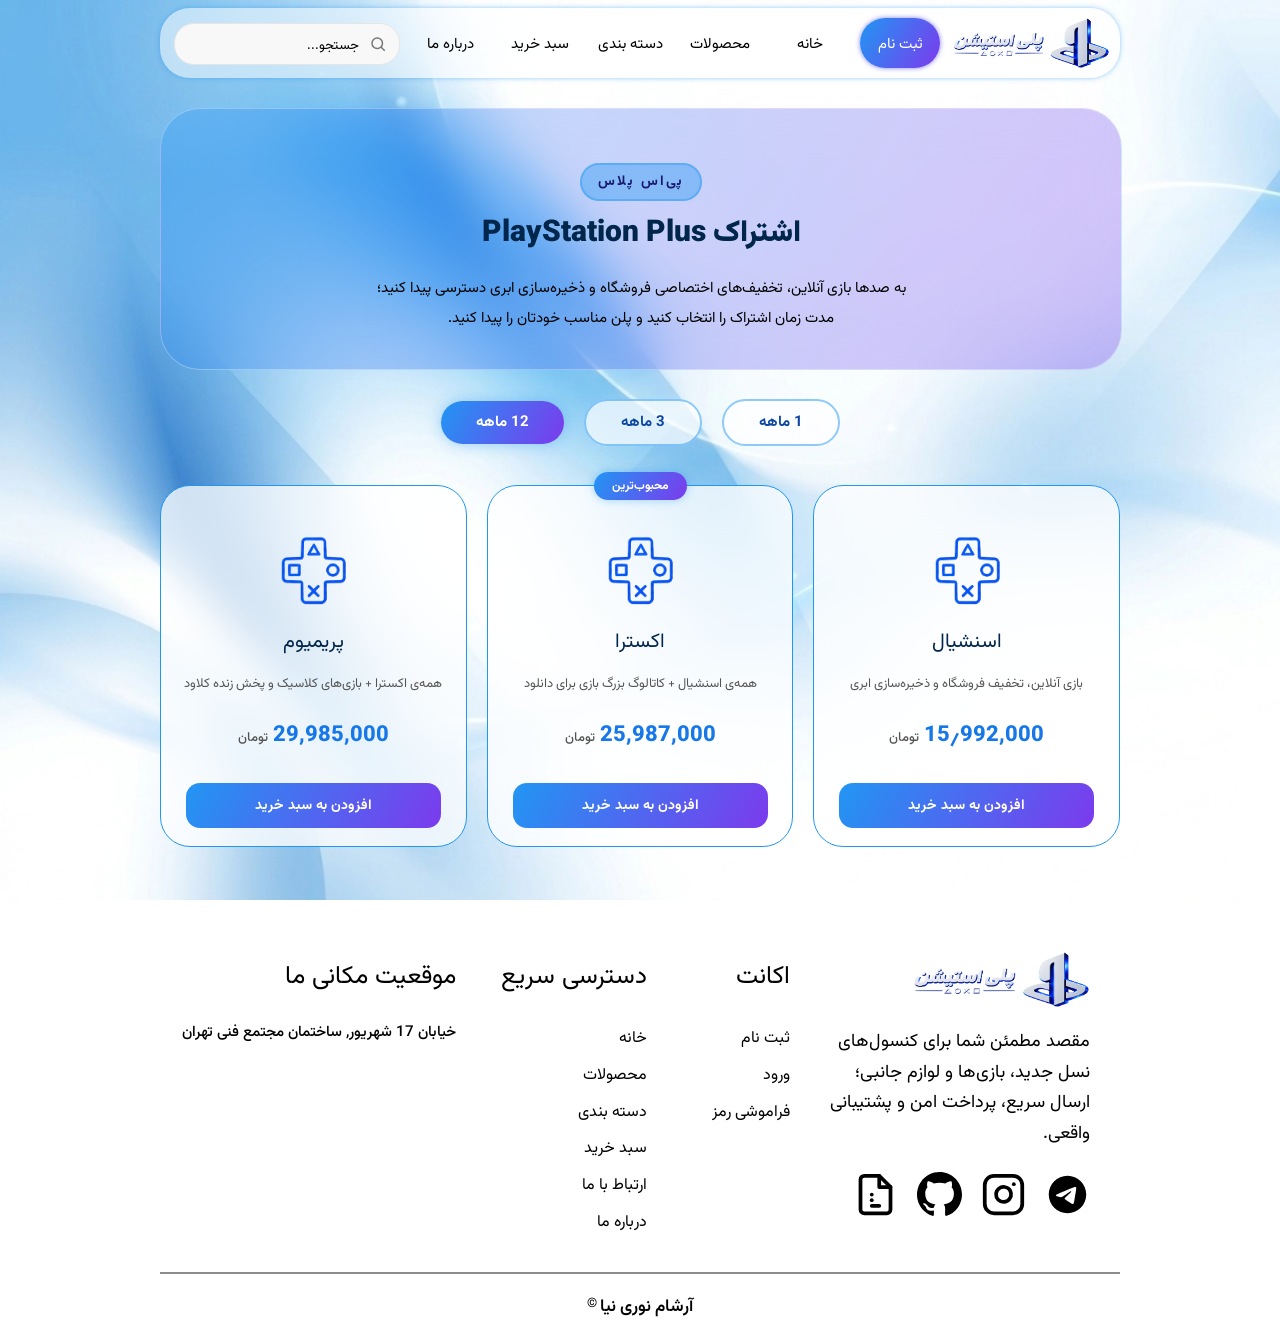
<file: psplus-12month.html>
<!doctype html>
<html lang="en">

<head>
    <meta charset="UTF-8" />
    <meta name="viewport" content="width=device-width, initial-scale=1.0" />
    <title>Document</title>
    <link rel="stylesheet" href="css.css" />
</head>

<body class="body">
    <div id="loader">
        <div id="loader-c"></div>
    </div>
    <div id="div_badene">
        <div class="menu">
            <div id="icon">
                <a href="register.html"><img src="img/brand.png" id="brand" /></a>
            </div>
            <a href="register.html" class="a_menu">
                <div id="register_menu_sign">
                    <p class="register_menu_p_white">ثبت نام</p>
                </div>
            </a>
            <a href="index.html" class="a_menu">
                <div class="register_menu">
                    <p class="register_menu_p">خانه</p>
                </div>
            </a>
            <a href="product.html" class="a_menu">
                <div class="register_menu">
                    <p class="register_menu_p">محصولات</p>
                </div>
            </a>
            <a href="index.html#categori" class="a_menu">
                <div class="register_menu">
                    <p class="register_menu_p">دسته بندی</p>
                </div>
            </a>
            <a href="cart.html" class="a_menu">
                <div class="register_menu">
                    <p class="register_menu_p">سبد خرید</p>
                </div>
            </a>
            <a href="about.html" class="a_menu">
                <div class="register_menu">
                    <p class="register_menu_p">درباره ما</p>
                </div>
            </a>
            <div class="searchbar">
                <svg width="18" height="18" viewBox="0 0 24 24" fill="none" xmlns="http://www.w3.org/2000/svg"
                    style="stroke: #777; stroke-width: 2">
                    <circle cx="11" cy="11" r="7"></circle>
                    <line x1="16" y1="16" x2="21" y2="21"></line>
                </svg>
                <input type="search" placeholder="جستجو..." />
            </div>
        </div>
        <div class="page-about">
            <div class="div-help">
                <span class="div-help-span"><b>پی‌اس پلاس</b></span>
                <h2 class="div-help-h2-about">اشتراک PlayStation Plus</h2>
                <p class="div-help-p-about">
                    به صدها بازی آنلاین، تخفیف‌های اختصاصی فروشگاه و ذخیره‌سازی ابری دسترسی پیدا کنید؛
                    <br>مدت زمان اشتراک را انتخاب کنید و پلن مناسب خودتان را پیدا کنید.
                </p>
            </div>
        </div>
        <div id="ps-plus">
            <a href="psplus-1month.html" class="a_menu"><span class="ps-month">1 ماهه</span></a>
            <a href="psplus-3month.html" class="a_menu"><span class="ps-month">3 ماهه</span></a>
            <a href="psplus-12month.html" class="a_menu"><span class="ps-month-select">12 ماهه</span></a>
        </div>
        <div class="ps-plans">
            <div class="ps-plan"><img src="img/icon/psplus.png" alt="" class="ps-img"><span
                    class="ps-plus-head">اسنشیال</span><span class="ps-plus-span">بازی آنلاین، تخفیف فروشگاه و
                    ذخیره‌سازی ابری</span>
                <div class="price-plus">15٫992,000 <span>تومان</span></div><a href="cart.html" class="a_menu"><span
                        class="shop-plus">افزودن به سبد خرید</span></a>
            </div>
            <div class="ps-plan">
                <div class="ps-plus-top">محبوب‌ترین</div><img src="img/icon/psplus.png" alt="" class="ps-img"><span
                    class="ps-plus-head">اکسترا</span><span class="ps-plus-span">همه‌ی اسنشیال + کاتالوگ بزرگ بازی برای
                    دانلود</span>
                <div class="price-plus">25,987,000 <span>تومان</span></div><a href="cart.html" class="a_menu"><span
                        class="shop-plus">افزودن به سبد خرید</span></a>
            </div>
            <div class="ps-plan"><img src="img/icon/psplus.png" alt="" class="ps-img"><span
                    class="ps-plus-head">پریمیوم</span><span class="ps-plus-span">همه‌ی اکسترا + بازی‌های کلاسیک و پخش
                    زنده کلاود</span>
                <div class="price-plus">29,985,000 <span>تومان</span></div><a href="cart.html" class="a_menu"><span
                        class="shop-plus">افزودن به سبد خرید</span></a>
            </div>
        </div>
        <div id="footer">
            <div id="footer-brands">
                <div id="brand-logo-footer">
                    <img src="img/brand.png" alt="لگو برند" id="brand-logo-footer-img" loading="lazy" />
                </div>
                <div id="footer-nevesht">
                    <span>مقصد مطمئن شما برای کنسول‌های نسل جدید، بازی‌ها و لوازم جانبی؛
                        ارسال سریع، پرداخت امن و پشتیبانی واقعی.</span>
                </div>
                <div id="contact">
                    <a href="https://t.me/KRATOS_GOD3" target="_blank"><svg width="24" height="24" viewBox="0 0 24 24"
                            fill="#000000" class="ertebat">
                            <path
                                d="M12 2C6.48 2 2 6.48 2 12s4.48 10 10 10 10-4.48 10-10S17.52 2 12 2zm4.64 6.8c-.15 1.58-.8 5.42-1.13 7.19-.14.75-.42 1-.68 1.03-.58.05-1.02-.38-1.58-.75-.88-.58-1.38-.94-2.23-1.5-.99-.65-.35-1.01.22-1.59.15-.15 2.71-2.48 2.76-2.69a.2.2 0 00-.05-.18c-.06-.05-.14-.03-.21-.02-.09.02-1.49.95-4.22 2.79-.4.27-.76.41-1.08.4-.36-.01-1.04-.2-1.55-.37-.63-.2-1.12-.31-1.08-.66.02-.18.27-.36.74-.55 2.92-1.27 4.86-2.11 5.83-2.51 2.78-1.16 3.35-1.36 3.73-1.36.08 0 .27.02.39.12.1.08.13.19.14.27-.01.06.01.24 0 .38z" />
                        </svg></a>
                    <a href="https://instagram.com/arshamnorinia" target="_blank"><svg width="10" height="10"
                            viewBox="0 0 24 24" fill="none" stroke="#000000" stroke-width="2" stroke-linecap="round"
                            stroke-linejoin="round" class="ertebat">
                            <rect x="2" y="2" width="20" height="20" rx="5" ry="5"></rect>
                            <path d="M16 11.37A4 4 0 1 1 12.63 8 4 4 0 0 1 16 11.37z"></path>
                            <line x1="17.5" y1="6.5" x2="17.51" y2="6.5"></line>
                        </svg></a>
                    <a href="https://github.com/arshamnori" target="_blank"><svg width="24" height="24"
                            viewBox="0 0 24 24" fill="#000000" class="ertebat">
                            <path
                                d="M12 0C5.37 0 0 5.37 0 12c0 5.31 3.435 9.795 8.205 11.385.6.105.825-.255.825-.57 0-.285-.015-1.23-.015-2.235-3.015.555-3.795-.735-4.035-1.41-.135-.345-.72-1.41-1.23-1.695-.42-.225-1.02-.78-.015-.795.945-.015 1.62.87 1.845 1.23 1.08 1.815 2.805 1.305 3.495.99.105-.78.42-1.305.765-1.605-2.67-.3-5.46-1.335-5.46-5.925 0-1.305.465-2.385 1.23-3.225-.12-.3-.54-1.53.12-3.18 0 0 1.005-.315 3.3 1.23.96-.27 1.98-.405 3-.405s2.04.135 3 .405c2.295-1.56 3.3-1.23 3.3-1.23.66 1.65.24 2.88.12 3.18.765.84 1.23 1.905 1.23 3.225 0 4.605-2.805 5.625-5.475 5.925.435.375.81 1.095.81 2.22 0 1.605-.015 2.895-.015 3.3 0 .315.225.69.825.57A12.02 12.02 0 0024 12c0-6.63-5.37-12-12-12z" />
                        </svg></a>
                    <a href="" download="وب 1 آرشام نوری نیا"><svg width="24" height="24" viewBox="0 0 24 24"
                            fill="none" stroke="#000000" stroke-width="2" stroke-linecap="round" stroke-linejoin="round"
                            class="ertebat">
                            <path d="M14 2H6a2 2 0 0 0-2 2v16a2 2 0 0 0 2 2h12a2 2 0 0 0 2-2V8z"></path>
                            <polyline points="14 2 14 8 20 8"></polyline>
                            <line x1="10" y1="12" x2="10" y2="12.01"></line>
                            <line x1="10" y1="15" x2="10" y2="15.01"></line>
                            <line x1="10" y1="18" x2="14" y2="18"></line>
                        </svg></a>
                </div>
            </div>
            <div id="footer-account">
                <p>اکانت</p>
                <a href="register.html" class="footer-a">ثبت نام</a>
                <a href="login.html" class="footer-a">ورود</a>
                <a href="forget_password.html" class="footer-a">فراموشی رمز</a>
            </div>
            <div id="footer-links">
                <p>دسترسی سریع</p>
                <a href="index.html" class="footer-a">خانه</a>
                <a href="product.html" class="footer-a">محصولات</a>
                <a href="index.html#categori" class="footer-a">دسته بندی</a>
                <a href="cart.html" class="footer-a">سبد خرید</a>
                <a href="about.html#ertebat" class="footer-a">ارتباط با ما</a>
                <a href="about.html" class="footer-a">درباره ما</a>
            </div>
            <div id="footer-loc">
                <p>موقعیت مکانی ما</p>
                <span>خیابان 17 شهریور, ساختمان مجتمع فنی تهران</span>
                <iframe title="map-iframe"
                    src="https://neshan.org/maps/iframe/places/sbSqHAY50AgU/33.4898592/48.3500479" width="260"
                    height="200" allowfullscreen loading="lazy" id="map"></iframe>
            </div>
        </div>
        <hr id="hr" />
        <a href="https://t.me/KRATOS_GOD3" id="developer_a"><sup>&copy</sup>آرشام نوری نیا</a>
    </div>
</body>

</html>
</file>
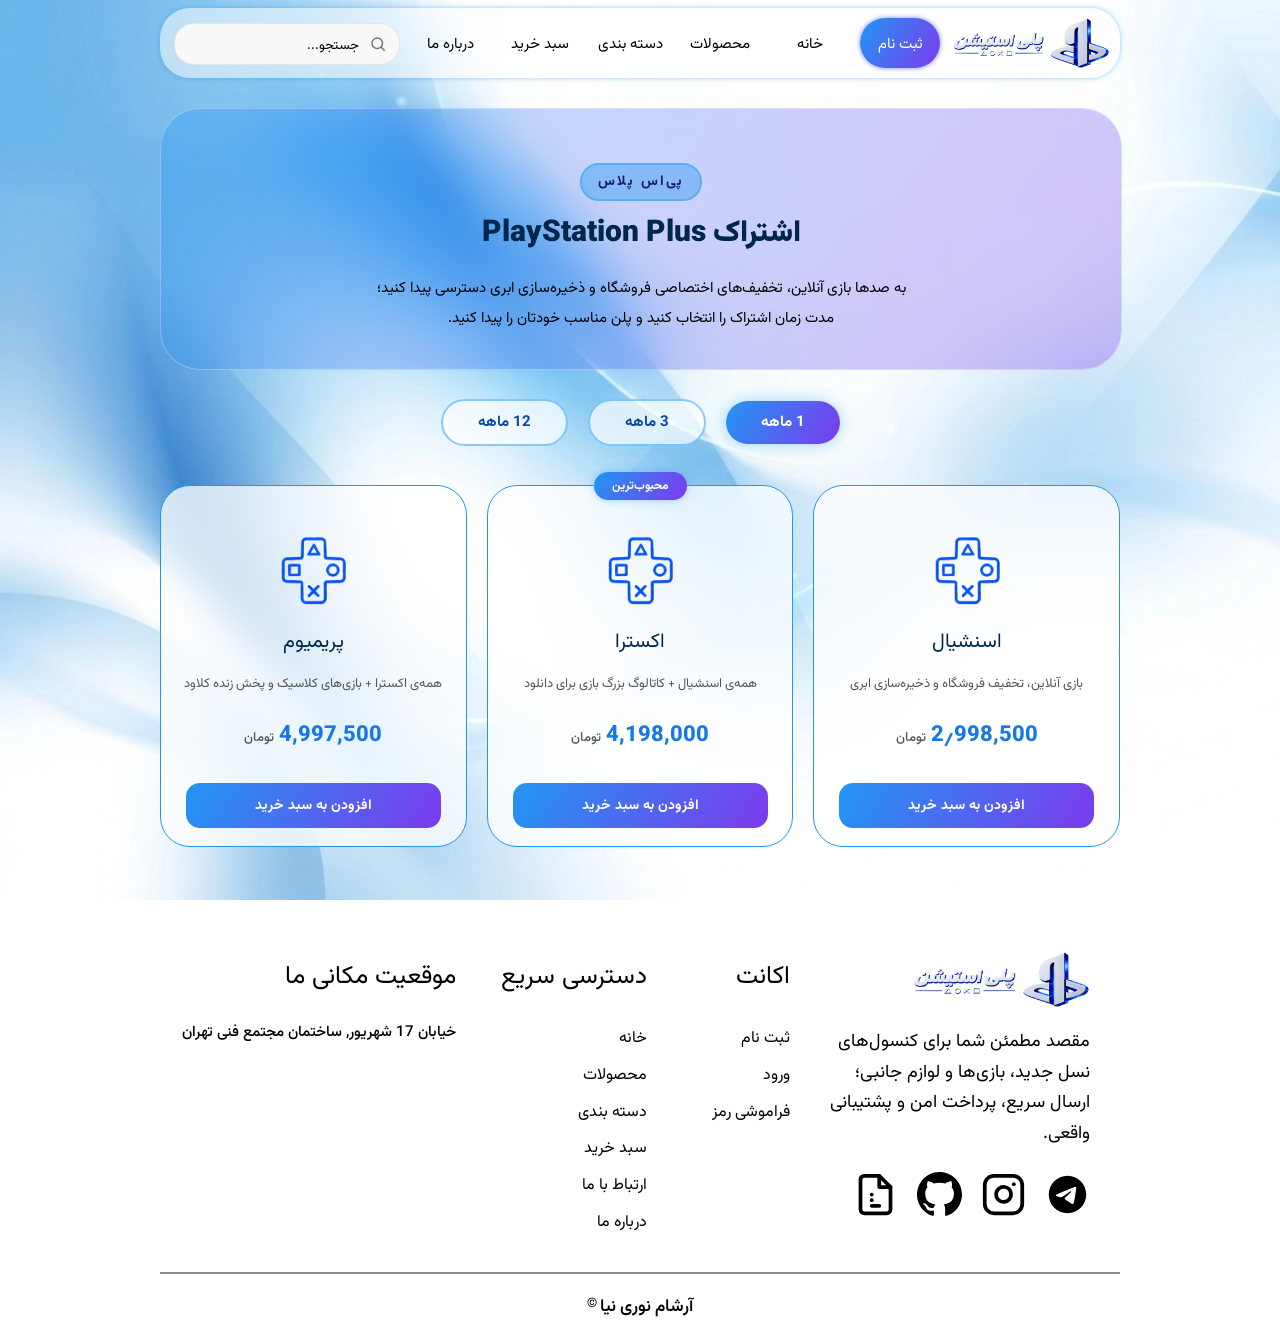
<file: psplus-1month.html>
<!doctype html>
<html lang="en">

<head>
  <meta charset="UTF-8" />
  <meta name="viewport" content="width=device-width, initial-scale=1.0" />
  <title>Document</title>
  <link rel="stylesheet" href="css.css" />
</head>

<body class="body">
  <div id="loader">
    <div id="loader-c"></div>
  </div>
  <div id="div_badene">
    <div class="menu">
      <div id="icon">
        <a href="register.html"><img src="img/brand.png" id="brand" /></a>
      </div>
      <a href="register.html" class="a_menu">
        <div id="register_menu_sign">
          <p class="register_menu_p_white">ثبت نام</p>
        </div>
      </a>
      <a href="index.html" class="a_menu">
        <div class="register_menu">
          <p class="register_menu_p">خانه</p>
        </div>
      </a>
      <a href="product.html" class="a_menu">
        <div class="register_menu">
          <p class="register_menu_p">محصولات</p>
        </div>
      </a>
      <a href="index.html#categori" class="a_menu">
        <div class="register_menu">
          <p class="register_menu_p">دسته بندی</p>
        </div>
      </a>
      <a href="cart.html" class="a_menu">
        <div class="register_menu">
          <p class="register_menu_p">سبد خرید</p>
        </div>
      </a>
      <a href="about.html" class="a_menu">
        <div class="register_menu">
          <p class="register_menu_p">درباره ما</p>
        </div>
      </a>
      <div class="searchbar">
        <svg width="18" height="18" viewBox="0 0 24 24" fill="none" xmlns="http://www.w3.org/2000/svg"
          style="stroke: #777; stroke-width: 2">
          <circle cx="11" cy="11" r="7"></circle>
          <line x1="16" y1="16" x2="21" y2="21"></line>
        </svg>
        <input type="search" placeholder="جستجو..." />
      </div>
    </div>
    <div class="page-about">
      <div class="div-help">
        <span class="div-help-span"><b>پی‌اس پلاس</b></span>
        <h2 class="div-help-h2-about">اشتراک PlayStation Plus</h2>
        <p class="div-help-p-about">
          به صدها بازی آنلاین، تخفیف‌های اختصاصی فروشگاه و ذخیره‌سازی ابری دسترسی پیدا کنید؛
          <br>مدت زمان اشتراک را انتخاب کنید و پلن مناسب خودتان را پیدا کنید.
        </p>
      </div>
    </div>
    <div id="ps-plus">
      <a href="psplus-1month.html" class="a_menu"><span class="ps-month-select">1 ماهه</span></a>
      <a href="psplus-3month.html" class="a_menu"><span class="ps-month">3 ماهه</span></a>
      <a href="psplus-12month.html" class="a_menu"><span class="ps-month">12 ماهه</span></a>
    </div>
    <div class="ps-plans">
      <div class="ps-plan"><img src="img/icon/psplus.png" alt="" class="ps-img"><span
          class="ps-plus-head">اسنشیال</span><span class="ps-plus-span">بازی آنلاین، تخفیف فروشگاه و ذخیره‌سازی
          ابری</span>
        <div class="price-plus">2٫998,500 <span>تومان</span></div><a href="cart.html" class="a_menu"><span
            class="shop-plus">افزودن به سبد خرید</span></a>
      </div>
      <div class="ps-plan">
        <div class="ps-plus-top">محبوب‌ترین</div><img src="img/icon/psplus.png" alt="" class="ps-img"><span
          class="ps-plus-head">اکسترا</span><span class="ps-plus-span">همه‌ی اسنشیال + کاتالوگ بزرگ بازی برای
          دانلود</span>
        <div class="price-plus">4,198,000 <span>تومان</span></div><a href="cart.html" class="a_menu"><span
            class="shop-plus">افزودن به سبد خرید</span></a>
      </div>
      <div class="ps-plan"><img src="img/icon/psplus.png" alt="" class="ps-img"><span
          class="ps-plus-head">پریمیوم</span><span class="ps-plus-span">همه‌ی اکسترا + بازی‌های کلاسیک و پخش زنده
          کلاود</span>
        <div class="price-plus">4,997,500 <span>تومان</span></div><a href="cart.html" class="a_menu"><span
            class="shop-plus">افزودن به سبد خرید</span></a>
      </div>
    </div>
    <div id="footer">
      <div id="footer-brands">
        <div id="brand-logo-footer">
          <img src="img/brand.png" alt="لگو برند" id="brand-logo-footer-img" loading="lazy" />
        </div>
        <div id="footer-nevesht">
          <span>مقصد مطمئن شما برای کنسول‌های نسل جدید، بازی‌ها و لوازم جانبی؛
            ارسال سریع، پرداخت امن و پشتیبانی واقعی.</span>
        </div>
        <div id="contact">
          <a href="https://t.me/KRATOS_GOD3" target="_blank"><svg width="24" height="24" viewBox="0 0 24 24"
              fill="#000000" class="ertebat">
              <path
                d="M12 2C6.48 2 2 6.48 2 12s4.48 10 10 10 10-4.48 10-10S17.52 2 12 2zm4.64 6.8c-.15 1.58-.8 5.42-1.13 7.19-.14.75-.42 1-.68 1.03-.58.05-1.02-.38-1.58-.75-.88-.58-1.38-.94-2.23-1.5-.99-.65-.35-1.01.22-1.59.15-.15 2.71-2.48 2.76-2.69a.2.2 0 00-.05-.18c-.06-.05-.14-.03-.21-.02-.09.02-1.49.95-4.22 2.79-.4.27-.76.41-1.08.4-.36-.01-1.04-.2-1.55-.37-.63-.2-1.12-.31-1.08-.66.02-.18.27-.36.74-.55 2.92-1.27 4.86-2.11 5.83-2.51 2.78-1.16 3.35-1.36 3.73-1.36.08 0 .27.02.39.12.1.08.13.19.14.27-.01.06.01.24 0 .38z" />
            </svg></a>
          <a href="https://instagram.com/arshamnorinia" target="_blank"><svg width="10" height="10" viewBox="0 0 24 24"
              fill="none" stroke="#000000" stroke-width="2" stroke-linecap="round" stroke-linejoin="round"
              class="ertebat">
              <rect x="2" y="2" width="20" height="20" rx="5" ry="5"></rect>
              <path d="M16 11.37A4 4 0 1 1 12.63 8 4 4 0 0 1 16 11.37z"></path>
              <line x1="17.5" y1="6.5" x2="17.51" y2="6.5"></line>
            </svg></a>
          <a href="https://github.com/arshamnori" target="_blank"><svg width="24" height="24" viewBox="0 0 24 24"
              fill="#000000" class="ertebat">
              <path
                d="M12 0C5.37 0 0 5.37 0 12c0 5.31 3.435 9.795 8.205 11.385.6.105.825-.255.825-.57 0-.285-.015-1.23-.015-2.235-3.015.555-3.795-.735-4.035-1.41-.135-.345-.72-1.41-1.23-1.695-.42-.225-1.02-.78-.015-.795.945-.015 1.62.87 1.845 1.23 1.08 1.815 2.805 1.305 3.495.99.105-.78.42-1.305.765-1.605-2.67-.3-5.46-1.335-5.46-5.925 0-1.305.465-2.385 1.23-3.225-.12-.3-.54-1.53.12-3.18 0 0 1.005-.315 3.3 1.23.96-.27 1.98-.405 3-.405s2.04.135 3 .405c2.295-1.56 3.3-1.23 3.3-1.23.66 1.65.24 2.88.12 3.18.765.84 1.23 1.905 1.23 3.225 0 4.605-2.805 5.625-5.475 5.925.435.375.81 1.095.81 2.22 0 1.605-.015 2.895-.015 3.3 0 .315.225.69.825.57A12.02 12.02 0 0024 12c0-6.63-5.37-12-12-12z" />
            </svg></a>
          <a href="" download="وب 1 آرشام نوری نیا"><svg width="24" height="24" viewBox="0 0 24 24" fill="none"
              stroke="#000000" stroke-width="2" stroke-linecap="round" stroke-linejoin="round" class="ertebat">
              <path d="M14 2H6a2 2 0 0 0-2 2v16a2 2 0 0 0 2 2h12a2 2 0 0 0 2-2V8z"></path>
              <polyline points="14 2 14 8 20 8"></polyline>
              <line x1="10" y1="12" x2="10" y2="12.01"></line>
              <line x1="10" y1="15" x2="10" y2="15.01"></line>
              <line x1="10" y1="18" x2="14" y2="18"></line>
            </svg></a>
        </div>
      </div>
      <div id="footer-account">
        <p>اکانت</p>
        <a href="register.html" class="footer-a">ثبت نام</a>
        <a href="login.html" class="footer-a">ورود</a>
        <a href="forget_password.html" class="footer-a">فراموشی رمز</a>
      </div>
      <div id="footer-links">
        <p>دسترسی سریع</p>
        <a href="index.html" class="footer-a">خانه</a>
        <a href="product.html" class="footer-a">محصولات</a>
        <a href="index.html#categori" class="footer-a">دسته بندی</a>
        <a href="cart.html" class="footer-a">سبد خرید</a>
        <a href="about.html#ertebat" class="footer-a">ارتباط با ما</a>
        <a href="about.html" class="footer-a">درباره ما</a>
      </div>
      <div id="footer-loc">
        <p>موقعیت مکانی ما</p>
        <span>خیابان 17 شهریور, ساختمان مجتمع فنی تهران</span>
        <iframe title="map-iframe" src="https://neshan.org/maps/iframe/places/sbSqHAY50AgU/33.4898592/48.3500479"
          width="260" height="200" allowfullscreen loading="lazy" id="map"></iframe>
      </div>
    </div>
    <hr id="hr" />
    <a href="https://t.me/KRATOS_GOD3" id="developer_a"><sup>&copy</sup>آرشام نوری نیا</a>
  </div>
</body>

</html>
</file>
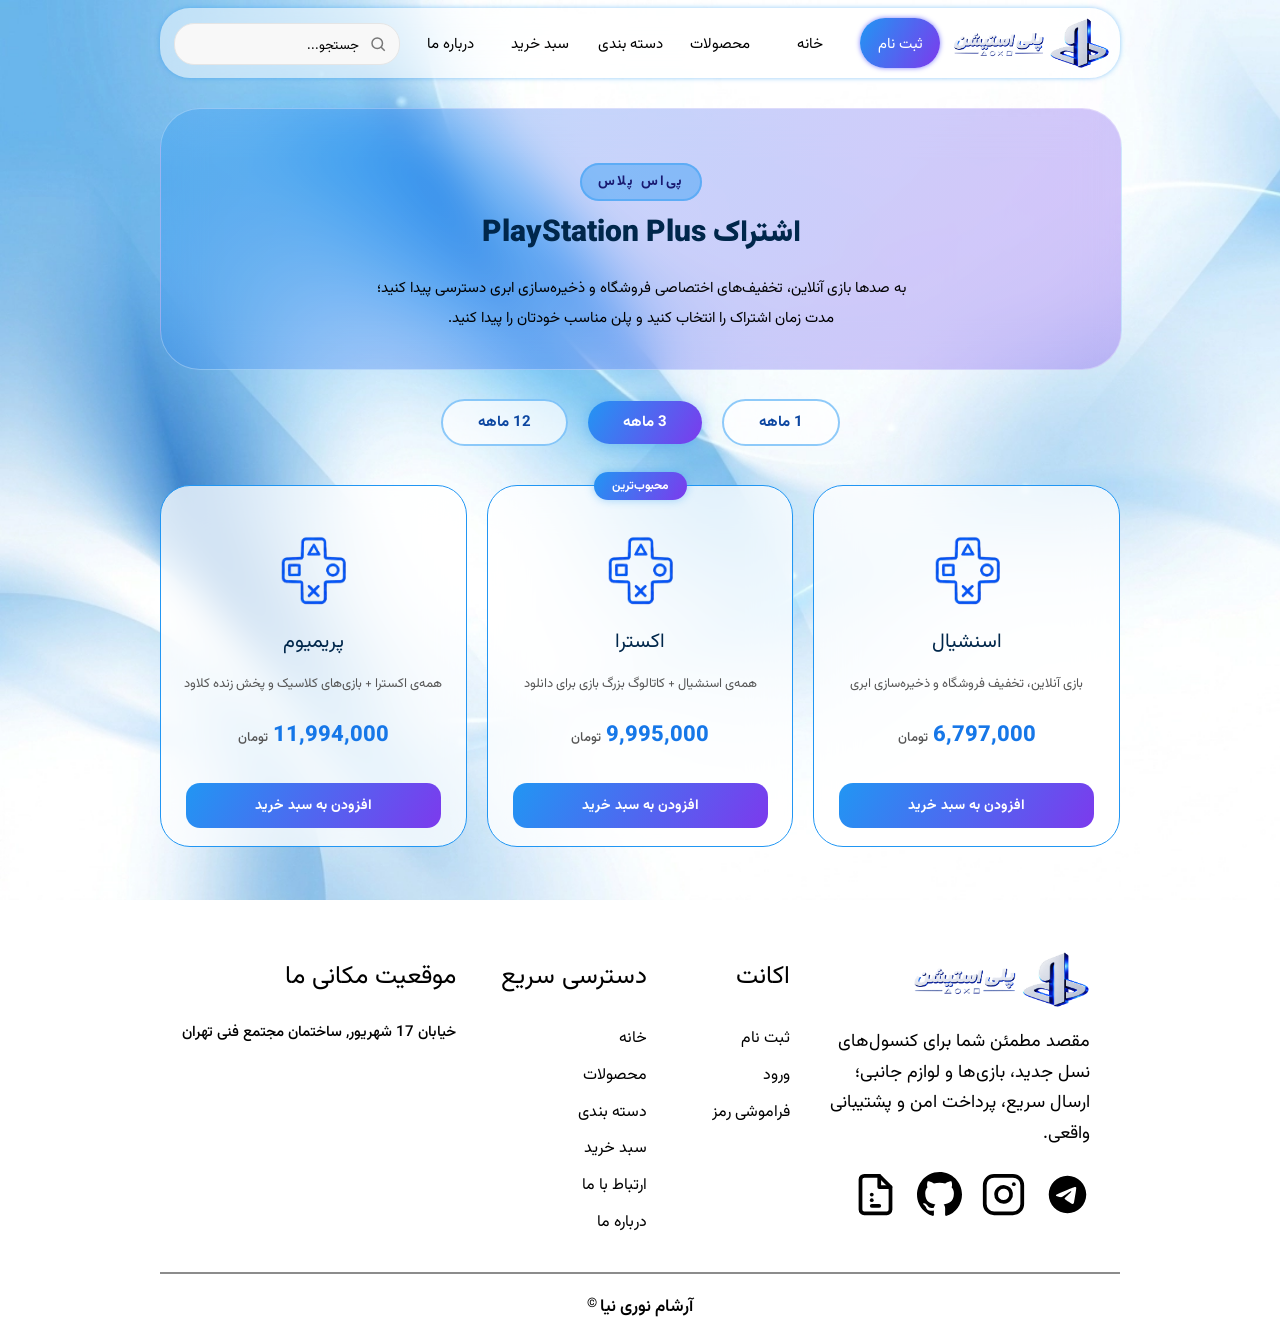
<file: psplus-3month.html>
<!doctype html>
<html lang="en">

<head>
    <meta charset="UTF-8" />
    <meta name="viewport" content="width=device-width, initial-scale=1.0" />
    <title>Document</title>
    <link rel="stylesheet" href="css.css" />
</head>

<body class="body">
    <div id="loader">
        <div id="loader-c"></div>
    </div>
    <div id="div_badene">
        <div class="menu">
            <div id="icon">
                <a href="register.html"><img src="img/brand.png" id="brand" /></a>
            </div>
            <a href="register.html" class="a_menu">
                <div id="register_menu_sign">
                    <p class="register_menu_p_white">ثبت نام</p>
                </div>
            </a>
            <a href="index.html" class="a_menu">
                <div class="register_menu">
                    <p class="register_menu_p">خانه</p>
                </div>
            </a>
            <a href="product.html" class="a_menu">
                <div class="register_menu">
                    <p class="register_menu_p">محصولات</p>
                </div>
            </a>
            <a href="index.html#categori" class="a_menu">
                <div class="register_menu">
                    <p class="register_menu_p">دسته بندی</p>
                </div>
            </a>
            <a href="cart.html" class="a_menu">
                <div class="register_menu">
                    <p class="register_menu_p">سبد خرید</p>
                </div>
            </a>
            <a href="about.html" class="a_menu">
                <div class="register_menu">
                    <p class="register_menu_p">درباره ما</p>
                </div>
            </a>
            <div class="searchbar">
                <svg width="18" height="18" viewBox="0 0 24 24" fill="none" xmlns="http://www.w3.org/2000/svg"
                    style="stroke: #777; stroke-width: 2">
                    <circle cx="11" cy="11" r="7"></circle>
                    <line x1="16" y1="16" x2="21" y2="21"></line>
                </svg>
                <input type="search" placeholder="جستجو..." />
            </div>
        </div>
        <div class="page-about">
            <div class="div-help">
                <span class="div-help-span"><b>پی‌اس پلاس</b></span>
                <h2 class="div-help-h2-about">اشتراک PlayStation Plus</h2>
                <p class="div-help-p-about">
                    به صدها بازی آنلاین، تخفیف‌های اختصاصی فروشگاه و ذخیره‌سازی ابری دسترسی پیدا کنید؛
                    <br>مدت زمان اشتراک را انتخاب کنید و پلن مناسب خودتان را پیدا کنید.
                </p>
            </div>
        </div>
        <div id="ps-plus">
            <a href="psplus-1month.html" class="a_menu"><span class="ps-month">1 ماهه</span></a>
            <a href="psplus-3month.html" class="a_menu"><span class="ps-month-select">3 ماهه</span></a>
            <a href="psplus-12month.html" class="a_menu"><span class="ps-month">12 ماهه</span></a>
        </div>
        <div class="ps-plans">
            <div class="ps-plan"><img src="img/icon/psplus.png" alt="" class="ps-img"><span
                    class="ps-plus-head">اسنشیال</span><span class="ps-plus-span">بازی آنلاین، تخفیف فروشگاه و
                    ذخیره‌سازی ابری</span>
                <div class="price-plus">6,797,000 <span>تومان</span></div><a href="cart.html" class="a_menu"><span
                        class="shop-plus">افزودن به سبد خرید</span></a>
            </div>
            <div class="ps-plan">
                <div class="ps-plus-top">محبوب‌ترین</div><img src="img/icon/psplus.png" alt="" class="ps-img"><span
                    class="ps-plus-head">اکسترا</span><span class="ps-plus-span">همه‌ی اسنشیال + کاتالوگ بزرگ بازی برای
                    دانلود</span>
                <div class="price-plus">9,995,000 <span>تومان</span></div><a href="cart.html" class="a_menu"><span
                        class="shop-plus">افزودن به سبد خرید</span></a>
            </div>
            <div class="ps-plan"><img src="img/icon/psplus.png" alt="" class="ps-img"><span
                    class="ps-plus-head">پریمیوم</span><span class="ps-plus-span">همه‌ی اکسترا + بازی‌های کلاسیک و پخش
                    زنده کلاود</span>
                <div class="price-plus">11,994,000 <span>تومان</span></div><a href="cart.html" class="a_menu"><span
                        class="shop-plus">افزودن به سبد خرید</span></a>
            </div>
        </div>
        <div id="footer">
            <div id="footer-brands">
                <div id="brand-logo-footer">
                    <img src="img/brand.png" alt="لگو برند" id="brand-logo-footer-img" loading="lazy" />
                </div>
                <div id="footer-nevesht">
                    <span>مقصد مطمئن شما برای کنسول‌های نسل جدید، بازی‌ها و لوازم جانبی؛
                        ارسال سریع، پرداخت امن و پشتیبانی واقعی.</span>
                </div>
                <div id="contact">
                    <a href="https://t.me/KRATOS_GOD3" target="_blank"><svg width="24" height="24" viewBox="0 0 24 24"
                            fill="#000000" class="ertebat">
                            <path
                                d="M12 2C6.48 2 2 6.48 2 12s4.48 10 10 10 10-4.48 10-10S17.52 2 12 2zm4.64 6.8c-.15 1.58-.8 5.42-1.13 7.19-.14.75-.42 1-.68 1.03-.58.05-1.02-.38-1.58-.75-.88-.58-1.38-.94-2.23-1.5-.99-.65-.35-1.01.22-1.59.15-.15 2.71-2.48 2.76-2.69a.2.2 0 00-.05-.18c-.06-.05-.14-.03-.21-.02-.09.02-1.49.95-4.22 2.79-.4.27-.76.41-1.08.4-.36-.01-1.04-.2-1.55-.37-.63-.2-1.12-.31-1.08-.66.02-.18.27-.36.74-.55 2.92-1.27 4.86-2.11 5.83-2.51 2.78-1.16 3.35-1.36 3.73-1.36.08 0 .27.02.39.12.1.08.13.19.14.27-.01.06.01.24 0 .38z" />
                        </svg></a>
                    <a href="https://instagram.com/arshamnorinia" target="_blank"><svg width="10" height="10"
                            viewBox="0 0 24 24" fill="none" stroke="#000000" stroke-width="2" stroke-linecap="round"
                            stroke-linejoin="round" class="ertebat">
                            <rect x="2" y="2" width="20" height="20" rx="5" ry="5"></rect>
                            <path d="M16 11.37A4 4 0 1 1 12.63 8 4 4 0 0 1 16 11.37z"></path>
                            <line x1="17.5" y1="6.5" x2="17.51" y2="6.5"></line>
                        </svg></a>
                    <a href="https://github.com/arshamnori" target="_blank"><svg width="24" height="24"
                            viewBox="0 0 24 24" fill="#000000" class="ertebat">
                            <path
                                d="M12 0C5.37 0 0 5.37 0 12c0 5.31 3.435 9.795 8.205 11.385.6.105.825-.255.825-.57 0-.285-.015-1.23-.015-2.235-3.015.555-3.795-.735-4.035-1.41-.135-.345-.72-1.41-1.23-1.695-.42-.225-1.02-.78-.015-.795.945-.015 1.62.87 1.845 1.23 1.08 1.815 2.805 1.305 3.495.99.105-.78.42-1.305.765-1.605-2.67-.3-5.46-1.335-5.46-5.925 0-1.305.465-2.385 1.23-3.225-.12-.3-.54-1.53.12-3.18 0 0 1.005-.315 3.3 1.23.96-.27 1.98-.405 3-.405s2.04.135 3 .405c2.295-1.56 3.3-1.23 3.3-1.23.66 1.65.24 2.88.12 3.18.765.84 1.23 1.905 1.23 3.225 0 4.605-2.805 5.625-5.475 5.925.435.375.81 1.095.81 2.22 0 1.605-.015 2.895-.015 3.3 0 .315.225.69.825.57A12.02 12.02 0 0024 12c0-6.63-5.37-12-12-12z" />
                        </svg></a>
                    <a href="" download="وب 1 آرشام نوری نیا"><svg width="24" height="24" viewBox="0 0 24 24"
                            fill="none" stroke="#000000" stroke-width="2" stroke-linecap="round" stroke-linejoin="round"
                            class="ertebat">
                            <path d="M14 2H6a2 2 0 0 0-2 2v16a2 2 0 0 0 2 2h12a2 2 0 0 0 2-2V8z"></path>
                            <polyline points="14 2 14 8 20 8"></polyline>
                            <line x1="10" y1="12" x2="10" y2="12.01"></line>
                            <line x1="10" y1="15" x2="10" y2="15.01"></line>
                            <line x1="10" y1="18" x2="14" y2="18"></line>
                        </svg></a>
                </div>
            </div>
            <div id="footer-account">
                <p>اکانت</p>
                <a href="register.html" class="footer-a">ثبت نام</a>
                <a href="login.html" class="footer-a">ورود</a>
                <a href="forget_password.html" class="footer-a">فراموشی رمز</a>
            </div>
            <div id="footer-links">
                <p>دسترسی سریع</p>
                <a href="index.html" class="footer-a">خانه</a>
                <a href="product.html" class="footer-a">محصولات</a>
                <a href="index.html#categori" class="footer-a">دسته بندی</a>
                <a href="cart.html" class="footer-a">سبد خرید</a>
                <a href="about.html#ertebat" class="footer-a">ارتباط با ما</a>
                <a href="about.html" class="footer-a">درباره ما</a>
            </div>
            <div id="footer-loc">
                <p>موقعیت مکانی ما</p>
                <span>خیابان 17 شهریور, ساختمان مجتمع فنی تهران</span>
                <iframe title="map-iframe"
                    src="https://neshan.org/maps/iframe/places/sbSqHAY50AgU/33.4898592/48.3500479" width="260"
                    height="200" allowfullscreen loading="lazy" id="map"></iframe>
            </div>
        </div>
        <hr id="hr" />
        <a href="https://t.me/KRATOS_GOD3" id="developer_a"><sup>&copy</sup>آرشام نوری نیا</a>
    </div>
</body>

</html>
</file>
<file: css.css>
.body {
  background-image: url(img/paszamine.webp);
  background-attachment: fixed;
  background-repeat: no-repeat;
  background-size: cover;
  font-family: sstrg;
}

@font-face {
  font-family: sstrg;
  src: url(font/Vazirmatn[wght].woff2);
}

::placeholder {
  font-family: sstrg;
}

::-webkit-scrollbar {
  width: 10px;
}

::-webkit-scrollbar-track {
  background: #0b1220;
}

::-webkit-scrollbar-thumb {
  background: #2196f3;
  border-radius: 10px;
}

::-webkit-scrollbar-thumb:hover {
  background: #0d47a1;
}

::-moz-scrollbar {
  width: 10px;
}

::-moz-scrollbar-track {
  background: #0b1220;
}

::-moz-scrollbar-thumb {
  background: #2196f3;
  border-radius: 10px;
}

::-moz-scrollbar-thumb:hover {
  background: #0d47a1;
}

::-o-scrollbar {
  width: 10px;
}

::-o-scrollbar-track {
  background: #0b1220;
}

::-o-scrollbar-thumb {
  background: #2196f3;
  border-radius: 10px;
}

::-o-scrollbar-thumb:hover {
  background: #0d47a1;
}

#div_badene {
  width: 960px;
  height: auto;
  margin: auto;
}

#form_register {
  width: 500px;
  height: 600px;
  direction: rtl;
  margin: auto;
  background-color: rgba(0, 0, 0, 0.05);
  backdrop-filter: blur(40px);
  border-radius: 50px;
  margin-top: 40px;
}

#p_1_register {
  color: rgb(4, 32, 56);
  font-size: 30px;
  cursor: default;
}

#p_2_register {
  color: rgb(4, 32, 56);
  font-size: 17px;
  cursor: default;
}

#p_3_register {
  font-size: 19px;
  cursor: default;
  text-align: center;
}

#p_4_register {
  font-size: 15px;
  text-align: center;
}

#a_register {
  text-decoration: none;
  color: blue;
}

#a_register:hover {
  color: rgba(0, 0, 255, 0.7);
}

#a_register_forget {
  text-decoration: none;
  color: blue;
}

#a_register_forget:hover {
  color: purple;
  cursor: help;
}

#fieldset_register {
  width: 470px;
  height: 580px;
  border-radius: 50px;
  border: none;
  margin: auto;
}

.register {
  width: 400px;
  height: 30px;
  margin: 5px 30px 25px;
  border-radius: 8px;
  border: none;
  outline: none;
  border: 2px solid rgba(0, 0, 0, 0.5);
  background-color: rgba(255, 255, 255, 0.6);
  padding: 5px;
  direction: rtl;
  transition: 0.3s;
}

#register_sumit {
  width: 400px;
  height: 45px;
  margin: 15px 33px 0px;
  border-radius: 25px;
  border: none;
  background: linear-gradient(120deg, #2196f3, #7c3aed);
  color: white;
  font-family: sstrg;
  font-size: 16px;
  font-weight: 600;
  cursor: pointer;
  transition: 0.3s;
  box-shadow: 0px 0px 25px rgba(33, 150, 243, 0.35);
}

#register_sumit:hover {
  transform: translateY(-2px);
  box-shadow: 0 0 25px rgba(33, 150, 243, 0.7);
}

.menu {
  width: 960px;
  height: 70px;
  margin: auto;
  backdrop-filter: blur(20px);
  background-color: rgba(255, 255, 255, 0.5);
  border-radius: 30px;
  display: flex;
  flex-direction: row-reverse;
  top: 5px;
  position: sticky;
  box-shadow: 0px 0px 5px rgba(33, 149, 243, 0.5);
  z-index: 100;
}

.menu-regester {
  width: 960px;
  height: 70px;
  display: flex;
  margin: auto;
  flex-direction: row-reverse;
  backdrop-filter: blur(20px);
  background-color: rgba(255, 255, 255, 0.5);
  border-radius: 30px;
  box-shadow: 0px 0px 5px rgba(33, 149, 243, 0.5);
  z-index: 100;
}

.register:focus {
  border-color: rgba(0, 0, 0, 0.7);
  background-color: #ffffff;
}

.register:hover {
  border-color: rgba(0, 0, 0, 0.7);
  background-color: #ffffff;
}

#p_forget {
  padding: 20px 20px;
  line-height: 24px;
  line-height: 1.9;
  cursor: default;
}

#qr_div {
  width: 350px;
  height: 260px;
  margin: auto;
}

#qr {
  width: 350px;
  height: 270px;
  border-radius: 30px 30px 15px 15px;
}

#contact_qr {
  width: 350px;
  height: 75px;
  padding-top: 5px;
  margin: auto;
  background: linear-gradient(120deg, #2196f3, #7c3aed);
  border-radius: 0px 0px 30px 30px;
}

#contact_a {
  font-size: 22px;
  margin-right: 130px;
  color: white;
  transition: 0.5s;
}

#contact_a:hover {
  color: rgb(0, 0, 0);
}

.register_menu {
  width: 80px;
  height: 50px;
  display: flex;
  justify-content: center;
  margin: 10px 0px 10px 10px;
  border-radius: 25px;
  transition: 0.3s;
  color: black;
}

.register_menu:hover {
  background-color: #5666dbc5;
  color: white;
}

.register_menu_p {
  font-size: 15px;
}

.register_menu_p_white {
  color: white;
  font-size: 15px;
}

.a_menu {
  text-decoration: none;
}

.label {
  padding: 35px;
  direction: rtl;
  font-size: 15px;
}

.searchbar {
  width: 200px;
  height: 40px;
  display: flex;
  align-items: center;
  direction: rtl;
  padding: 0px 12px;
  gap: 8px;
  margin-top: 15px;
  border: 1px solid #e5e5e5;
  border-radius: 20px;
  background: #f8f8f8;
  transition: 0.3s;
}

.searchbar input {
  border: none;
  outline: none;
  background: transparent;
}

.searchbar:hover {
  border-color: #3b82f6;
  background: white;
  box-shadow: 0 0 10px rgba(59, 130, 246, 0.2);
}

.searchbar input::placeholder {
  color: black;
}

#sabad_menu {
  width: 50px;
  height: 50px;
  float: left;
  background-size: cover;
  border-radius: 25px;
  margin: 10px 0px 10px 15px;
}

#sabad_menu_img {
  width: 50px;
  height: 50px;
  border-radius: 20px;
  background-attachment: fixed;
  background-repeat: no-repeat;
  background-size: cover;
}

#brand {
  width: 160px;
  height: 50px;
}

#icon {
  width: 100px;
  height: 50px;
  display: flex;
  justify-content: center;
  margin: 10px 40px 5px 40px;
}

#register_menu_sign {
  width: 80px;
  height: 50px;
  margin: 10px 0px 10px 10px;
  display: flex;
  justify-content: center;
  background: linear-gradient(120deg, #2196f3, #7c3aed);
  border-radius: 25px;
  transition: 0.5s;
  box-shadow: 0px 0px 5px rgba(0, 0, 255, 0.5);
}

#register_menu_sign:hover {
  -webkit-transform: scale(0.95);
  box-shadow: 0px 0px 10px rgba(0, 0, 255, 0.5);
}

#developer_a {
  display: flex;
  justify-content: center;
  margin: auto;
  font-size: 17px;
  font-weight: 600;
  color: black;
  text-decoration: none;
}

#developer_a sup {
  padding-right: 3px;
  font-size: 13px;
}

#developer_a:hover {
  color: blue;
}

#baner {
  width: 960px;
  height: 450px;
  margin-top: 20px;
  border-radius: 50px;
  box-shadow: 0px 0px 10px rgba(0, 0, 0, 0.2);
  position: relative;
  overflow: hidden;
  display: flex;
  flex-direction: row-reverse;
}

#baner_img {
  width: 1000px;
  height: 500px;
  border-radius: 50px;
  margin: auto;
  position: absolute;
  transition: 0.5s;
  z-index: 1;
}

#baner_img:hover {
  -webkit-transform: scale(1.05);
}

#baner-style {
  width: 430px;
  height: 450px;
  position: absolute;
  direction: rtl;
  padding-right: 80px;
  z-index: 2;
}

#baner-new {
  width: 80px;
  height: 20px;
  margin: 80px 0px 0px 70px;
  padding: 5px 20px;
  background-color: rgba(255, 255, 255, 0.55);
  border-radius: 20px;
  font-size: 14px;
  font-weight: 500px;
  color: #102a43;
  backdrop-filter: blur(8px);
  cursor: default;
}

#baner-h {
  margin: 20px 0px 0px 70px;
  font-size: 40px;
  line-height: 1.3;
  font-weight: 700;
  color: #102a43;
  letter-spacing: 2px;
  cursor: default;
}

#baner-h span {
  color: #1677e8;
}

#baner-style p {
  margin: 10px 0px 0px 70px;
  width: 450px;
  font-size: 17px;
  line-height: 1.5;
  color: #334e68;
  cursor: default;
}

#baner-button {
  width: 150px;
  height: 20px;
  display: inline-flex;
  align-items: center;
  justify-content: center;
  padding: 15px 25px;
  border-radius: 20px;
  background-color: #1677e8;
  margin: 20px 0px 0px 70px;
  color: white;
  font-size: 16px;
  font-weight: 500px;
  box-shadow: 0px 8px 20px rgba(22, 119, 232, 0.25);
  transition: 0.3s;
}

#baner-button span {
  font-size: 22px;
  padding-top: 5px;
  color: rgba(255, 255, 255, 0.7);

  transition: 0.3s;
}

#baner-button:hover {
  background-color: #0d63c7;
  -webkit-transform: translateY(-3px);
  box-shadow: 0px 12px 25px rgba(22, 119, 232, 0.35);
}

#baner-button:hover span {
  -webkit-transform: translateX(-5px);
}

#categories {
  width: 960px;
  height: 120px;
  margin-top: 20px;
  border-radius: 20px;
  display: flex;
  flex-direction: row-reverse;
}

.categorie {
  width: 215px;
  height: 100px;
  margin: auto;
  margin-top: 20px;
  background-color: rgba(255, 255, 255, 0.85);
  box-shadow: 0px 0px 15px rgba(33, 149, 243, 0.5);
  margin: 10px 10px 10px 15px;
  border-radius: 20px;
  display: flex;
  flex-direction: row-reverse;
  transition: 0.3s;
}

.categorie:hover {
  box-shadow: 0px 0px 25px rgb(33, 149, 243);
  -webkit-transform: translateY(-4px) scale(1.05);
}

.icon {
  width: 90px;
  height: 80px;
  border-radius: 35px;
  background-color: #00eaff;
  margin: 15px 0px 20px 15px;
}

.namad-icon {
  width: 60px;
  height: 60px;
  margin: 5px 0px 0px 5px;
  border-radius: 35px;
}

.div_categorie {
  float: right;
  direction: rtl;
  width: 120px;
  height: 50px;
  margin: 22px 5px 0px 0px;
}

.icon_categorie {
  width: 60px;
  height: 60px;
  border-radius: 9999px;
  margin: 5px 0px 0px 5px;
}

.p_categorie {
  font-size: 17px;
  color: black;
}

#namad {
  width: 960px;
  height: 140px;
  margin-top: 20px;
  border-radius: 20px;
  display: flex;
  flex-direction: row-reverse;
}

.namads {
  width: 220px;
  height: 110px;
  background-color: #f5f5f580;
  border: 2px solid rgba(0, 0, 0, 0.2);
  margin: 10px 0px 10px 15px;
  border-radius: 20px;
  display: flex;
  flex-direction: row-reverse;
  transition: 0.3s;
}

.namads:hover {
  -webkit-transform: translateY(-4px);
  border-color: rgba(33, 150, 243);
  box-shadow: 0px 0px 15px rgba(33, 150, 243);
}

.icon {
  width: 70px;
  height: 70px;
  border-radius: 35px;
  margin: 15px 10px 20px 15px;
  background-color: white;
}

.matn-namad {
  direction: rtl;
  cursor: default;
}

.span-namad {
  padding-top: 20px;
  background-color: rebeccapurple;
  cursor: default;
}

.icon-namad {
  width: 70px;
  height: 70px;
  border-radius: 35px;
  margin: 20px 10px 0px 0px;
}

.main-Products {
  width: 960px;
  height: 450px;
  display: flex;
}

.new {
  width: 320px;
  height: 400px;
  margin: 10px;
  position: relative;
  display: flex;
  justify-content: center;
  align-items: flex-start;
  border-radius: 20px;
  z-index: 1;
  background: rgba(255, 255, 255, 0.8);
  border: 2px solid #e3e3e3;

  transition: 0.3s;
}

.new:hover {
  -webkit-transform: translateY(-5px);

  border-color: rgba(33, 149, 243, 0.5);

  box-shadow: 0px 0px 5px rgba(33, 149, 243, 0.7);
}

.product {
  width: 290px;
  height: 400px;
  margin: 10px;
  position: relative;
  display: flex;
  justify-content: center;
  align-items: flex-start;
  border-radius: 20px;
  z-index: 1;
  background: rgba(255, 255, 255, 0.8);
  border: 2px solid #e3e3e3;
  transition: 0.3s;
}

.product:hover {
  -webkit-transform: translateY(-5px);

  border-color: rgba(33, 149, 243, 0.5);

  box-shadow: 0px 0px 5px rgba(33, 149, 243, 0.7);
}

.product-span {
  position: absolute;
  top: 10px;
  right: 10px;
  z-index: 3;
  padding: 6px 10px;
  border-radius: 30px;
  background: linear-gradient(120deg, #2196f3, #7c3aed);
  color: #fff;
  font-size: 14px;
  font-weight: 800;
  cursor: default;
  transition: 0.3s;
}

.new-span {
  position: absolute;
  top: 10px;
  right: 10px;
  z-index: 3;
  padding: 6px 10px;
  border-radius: 30px;
  background: linear-gradient(120deg, #17b978, #0c8f57);
  color: #fff;
  font-size: 14px;
  font-weight: 800;
  cursor: default;
  transition: 0.3s;
}

.img {
  width: 200px;
  height: 200px;
  object-fit: contain;
  margin-top: 10px;
  z-index: 2;
  display: flex;
  justify-content: center;
  transition: 0.3s;
}

.img:hover {
  -webkit-transform: scale(1.05);
}

#loader {
  position: fixed;
  inset: 0;
  z-index: 200;
  animation: loaderout 0.5s ease 0.5s forwards;
  background: #050713;
  display: flex;
  justify-content: center;
  align-items: center;
}

#loader-c {
  width: 80px;
  height: 80px;
  border-radius: 50px;
  border: 5px solid #ffffff15;
  border-top-color: #00eaff;
  border-right-color: #8b5cf6;
  animation: spin 1s linear;
}

@keyframes spin {
  to {
    transform: rotate(360deg);
  }
}

@keyframes loaderout {
  to {
    opacity: 0;
    visibility: hidden;
  }
}

.div-help {
  width: 960px;
  height: 120px;
  margin: auto;
  text-align: center;
  margin-top: 30px;
  cursor: default;
}

.div-help-span {
  font-size: 14px;
  letter-spacing: 2px;
  color: #191970;
  background: rgba(33, 150, 243, 0.4);
  border: 2px solid rgba(33, 150, 243, 0.4);
  padding: 6px 16px;
  direction: rtl;
  border-radius: 20px;
  margin-bottom: 10px;
}

.div-help-h2 {
  font-size: 30px;
  margin: 20px 0px 10px;
  direction: rtl;
  font-weight: 600;
}

.div-help-p {
  font-size: 14px;
}

.div-help2 {
  width: 960px;
  height: 100px;
  margin: auto;
  text-align: center;
  margin-top: 30px;
  cursor: default;
}

#footer {
  width: 930px;
  padding-top: 15px;
  padding-right: 30px;
  display: flex;
  direction: rtl;
  height: 320px;
  margin-top: 70px;
  backdrop-filter: blur(20px);
  border-radius: 30px;
  background-color: rgba(255, 255, 255, 0.6);
}

#footer-brands {
  width: 300px;
  height: 300px;
  flex-direction: column;
}

#brand-logo-footer {
  width: 180px;
  height: 70px;
  margin: 5px 0px 20px 0px;
}

#brand-logo-footer-img {
  width: 180px;
  height: 55px;
  margin-top: 15px;
}

#footer-nevesht {
  width: 260px;
  height: 130px;
  cursor: default;
}

#contact {
  width: 300px;
  height: 80px;
}

.ertebat {
  width: 45px;
  height: 55px;
  margin: 10px 0px 0px 15px;
  border-radius: 30px;
  transition: 0.2s;
}

.ertebat:hover {
  -webkit-transform: scale(1.1);
}

#footer-links {
  width: 200px;
  height: 300px;
  flex-direction: column;
  display: flex;
  align-items: start;
}

#footer-account {
  width: 150px;
  height: 300px;
  flex-direction: column;
  display: flex;
  align-items: start;
}

#footer-loc {
  width: 310px;
  height: 300px;
  flex-direction: column;
  display: flex;
  align-items: start;
}

#footer-loc span {
  font-size: 15px;
  font-weight: 500;
}

.footer-a {
  color: black;
  font-size: 16px;
  line-height: 2.3;
  text-decoration: none;
}

.footer-a:hover {
  color: blue;
}

#footer-account {
  color: black;
  font-size: 25px;
  cursor: default;
}

#footer-links {
  color: black;
  font-size: 25px;
  cursor: default;
}

#footer-loc {
  color: black;
  font-size: 25px;
  cursor: default;
}

#map {
  border-radius: 15px;
  margin-top: 10px;
  border: 3px solid rgba(255, 255, 255, 0.7);
}

#footer-brands span {
  font-size: 18px;
  line-height: 1.7;
}

#hr {
  margin: 20px 0px 20px 0px;
  border: none;
  background-color: rgba(0, 0, 0, 0.45);
  height: 2px;
}

.fav {
  width: 35px;
  height: 35px;
  padding: 5px;
  position: absolute;
  top: 10px;
  left: 10px;
  border-radius: 25px;
  background-color: white;
  z-index: 5;
  box-shadow: 0px 0px 5px rgba(0, 0, 0, 0.3);
  transition: 0.3s;
  cursor: pointer;
}

.fav:hover {
  box-shadow: 0px 0px 10px rgba(255, 0, 0, 0.8);
  background-color: rgba(255, 0, 0, 0.05);
}

.new-shop {
  width: 255px;
  height: 45px;
  position: absolute;
  bottom: 15px;
  left: 15px;
  display: flex;
  align-items: center;
  justify-content: center;
  border-radius: 14px;
  background: linear-gradient(120deg, #2196f3, #7c3aed);
  color: white;
  font-size: 14px;
  font-weight: 600;
  transition: 0.3s;
}

.new-shop-b {
  width: 290px;
  height: 45px;
  position: absolute;
  bottom: 15px;
  left: 15px;
  display: flex;
  align-items: center;
  justify-content: center;
  border-radius: 14px;
  background: linear-gradient(120deg, #2196f3, #7c3aed);
  color: white;
  font-size: 14px;
  font-weight: 600;
  transition: 0.3s;
}

.new-shop-b:hover {
  transform: translateY(-3px);
  box-shadow: 0 0px 18px rgba(33, 150, 243, 0.3);
}

.new-shop:hover {
  transform: translateY(-3px);
  box-shadow: 0 0px 18px rgba(33, 150, 243, 0.3);
}

.product-info {
  position: absolute;
  top: 220px;
  left: 20px;
  right: 20px;
  direction: rtl;
  text-align: right;
  padding-right: 10px;
  cursor: default;
}

.product-name {
  margin: 0;
  font-size: 17px;
  font-weight: 700;
  color: black;
}

.product-rating {
  margin-top: 10px;
  font-size: 15px;
  font-weight: 700;
  color: #f39c12;
}

.star {
  font-size: 18px;
}

.reviews {
  margin-right: 5px;
  color: #777;
  font-size: 12px;
}

.product-price {
  margin-top: 8px;
  font-size: 16px;
  font-weight: 800;
  color: #1677e8;
}

.product-price span {
  font-size: 12px;
  font-weight: 500;
  color: #555;
}

.section-header {
  width: 945px;
  height: 30px;
  display: flex;
  margin-top: 30px;
  margin-bottom: 10px;
  align-items: center;
  justify-content: space-between;
  direction: rtl;
  padding-left: 15px;
}

.section-header h2 {
  color: black;
  font-size: 22px;
  font-weight: 800;
}

.view-all {
  display: flex;
  align-items: center;
  color: #238b45;
  text-decoration: none;
  font-size: 14px;
  font-weight: 700;
  transition: 0.3s ease;
}

.view-all span {
  transition: transform 0.3s ease;
  padding-right: 6px;
}

.view-all:hover {
  color: #1b7138;
}

.view-all:hover span {
  transform: translateX(-5px);
}

.products-mini {
  width: 960px;
  height: 100px;
  margin-top: 10px;
  display: flex;
  gap: 15px;
}

.product-mini {
  width: 210px;
  height: 70px;
  display: flex;
  align-items: center;
  gap: 10px;
  padding: 8px;
  border: 2px solid #ddd;
  border-radius: 10px;
  background-color: rgba(255, 255, 255, 0.8);
  direction: rtl;
  transition: 0.3s;
}

.product-mini img {
  width: 60px;
  height: 60px;
  object-fit: contain;
  border-radius: 8px;
}

.info h3 {
  margin: 0px 0px 5px 0px;
  font-size: 14px;
  color: black;
}

.info p {
  margin: 0;
  font-size: 12px;
  color: #238b45;
}

.product-mini:hover {
  border: 2px solid rgba(0, 128, 0);
  -webkit-transform: translateY(-5px);
}

.newsletter {
  width: 910px;
  padding: 25px;
  background: linear-gradient(120deg, #2195f361, white, #7c3aed4a);
  box-shadow: 0px 0px 5px rgba(0, 0, 0, 0.3);
  border-radius: 15px;
  text-align: center;
  margin-top: 50px;
}

.newsletter h2 {
  margin: 0px 0px 10px 0px;
  cursor: default;
}

.newsletter p {
  margin: 0px 0px 15px 0px;
  color: #777;
  cursor: default;
}

.email-box {
  display: flex;
  justify-content: center;
  gap: 10px;
}

.email-box input {
  width: 300px;
  padding: 12px;
  border: 2px solid #ddd;
  border-radius: 8px;
  direction: rtl;
  outline: none;
  transition: 0.3s;
}

.email-box input:hover {
  border: 2px solid #2196f3;
}

.email-box button {
  padding: 12px 20px;
  border: 0;
  font-family: sstrg;
  border-radius: 8px;
  background: linear-gradient(120deg, #2196f3, #7c3aed);
  color: white;
  cursor: pointer;
  transition: 0.3s;
}

.email-box button:hover {
  -webkit-transform: scale(0.95);
}

.faq {
  margin-top: 40px;
  direction: rtl;
}

.faq h2 {
  margin-bottom: 20px;
}

.faq-box {
  display: grid;
  grid-template-columns: 1fr 1fr 1fr;
  gap: 20px;
}

.faq-item {
  border: 1px solid #e5e5e5;
  border-radius: 10px;
  background-color: rgba(255, 255, 255, 0.9);
  align-self: start;
}

.faq-item summary {
  padding: 15px;
  cursor: pointer;
  list-style: none;
  font-size: 14px;
}

.faq-item summary:hover {
  color: blue;
}

.faq-item p {
  margin: 0;
  padding: 12px 15px 15px 0px;
  color: rgb(0, 100, 0);
  cursor: default;
  font-size: 13px;
  line-height: 1.8;
  border-top: 1px solid rgba(139, 139, 139, 0.5);
}

.page-about {
  width: 960px;
  height: 230px;
  padding-top: 30px;
  margin-top: 30px;
  border-radius: 40px;
  direction: rtl;
  background: linear-gradient(120deg,
      rgba(33, 150, 243, 0.3),
      rgba(124, 58, 237, 0.3));
  border: 1px solid rgba(255, 255, 255, 0.3);
  backdrop-filter: blur(20px);
}

.div-help-p-about {
  direction: rtl;
  line-height: 2;
  font-size: 15px;
}

.div-help-h2-about {
  direction: rtl;
  color: #00274b;
  font-size: 30px;
  line-height: 1;
  font-weight: 900;
}

#sefareshs {
  margin-top: 30px;
  display: grid;
  grid-template-columns: repeat(4, 1fr);
  gap: 15px;
  cursor: default;
}

.sefaresh {
  background: rgba(255, 255, 255, 0.7);
  border: 1px solid rgba(255, 255, 255);
  border-radius: 20px;
  padding: 25px 10px;
  text-align: center;
  backdrop-filter: blur(20px);
  transition: 0.3s;
}

.sefaresh:hover {
  transform: translateY(-4px);
  box-shadow: 0px 0px 25px rgba(33, 150, 243, 0.5);
}

.sefaresh-add {
  font-size: 32px;
  font-weight: 800;
  color: #2196f3;
}

.sefaresh-for {
  color: #474747;
  font-size: 14px;
  direction: rtl;
  margin-top: 6px;
}

.story {
  width: 880px;
  height: 500px;
  margin-top: 45px;
  display: flex;
  gap: 30px;
  align-items: center;
  background: rgba(255, 255, 255, 0.7);
  border: 1px solid rgba(255, 255, 255, 0.15);
  border-radius: 35px;
  padding: 40px;
  direction: rtl;
  backdrop-filter: blur(20px);
  cursor: default;
}

.story-img {
  width: 400px;
  height: 500px;
  border-radius: 25px;
  overflow: hidden;
  box-shadow: 0px 0px 15px rgba(33, 150, 243, 0.5);
  transition: 0.3s;
}

.story-img:hover {
  -webkit-transform: scale(1.02);
}

.story-text {
  width: 450px;
}

.story h2 {
  color: rgba(8, 60, 102, 0.8);
  font-size: 25px;
  margin: 20px 0px 15px 0px;
  font-weight: 800;
}

.story p {
  color: black;
  font-size: 15px;
  line-height: 1.7;
  font-weight: 500;
}

.team {
  width: 960px;
  margin-top: 40px;
  display: grid;
  grid-template-columns: repeat(3, 1fr);
  gap: 20px;
  direction: rtl;
}

.team-nafar {
  background: rgba(255, 255, 255, 0.7);
  border: 1px solid rgba(255, 255, 255, 0.15);
  border-radius: 24px;
  padding: 30px 20px;
  text-align: center;
  backdrop-filter: blur(20px);
  transition: 0.3s;
}

.team-nafar:hover {
  transform: translateY(-6px);
  box-shadow: 0px 0px 15px rgba(33, 150, 243, 0.5);
}

.team-img {
  width: 85px;
  height: 85px;
  border-radius: 50px;
}

.team h4 {
  margin-bottom: 5px;
  color: black;
  cursor: default;
  font-size: 16px;
}

.team span {
  color: black;
  cursor: default;
  font-size: 13px;
}

.telegram {
  width: 200px;
  margin-top: 20px;
  padding: 12px 20px;
  border: 0;
  font-family: sstrg;
  border-radius: 15px;
  background: linear-gradient(120deg, #2196f3, #7c3aed);
  color: white;
  box-shadow: 0px 0px 15px rgba(33, 150, 243, 0.5);
  cursor: pointer;
  transition: 0.3s;
}

.telegram:hover {
  -webkit-transform: scale(1.05);
  box-shadow: 0px 0px 15px rgba(33, 150, 243, 0.8);
}

#ertebatat {
  width: 880px;
  margin: 40px;
  display: grid;
  grid-template-columns: repeat(3, 1fr);
  grid-template-rows: repeat(2, 1fr);
  gap: 15px;
  direction: rtl;
}

.ertebatat-link {
  text-decoration: none;
}

.ertebatat-me {
  background-color: rgba(255, 255, 255, 0.7);
  width: 260px;
  margin: auto;
  border-radius: 20px;
  height: 120px;
  display: flex;
  flex-direction: column;
  align-items: center;
  justify-content: center;
  gap: 8px;
  padding: 10px;
  transition: 0.3s;
  backdrop-filter: blur(20px);
}

.ertebatat-me:hover {
  -webkit-transform: scale(1.05);
  box-shadow: 0px 0px 15px rgba(33, 150, 243, 0.5);
}

.ertebtat-me-img {
  width: 80px;
  height: 80px;
  border-radius: 40px;
}

.ertebtat-me-svg {
  width: 40px;
  height: 40px;
}

.ertebatat-me h4 {
  color: black;
  margin: 0px;
  font-size: 15px;
}

.ertebatat-me-text {
  color: black;
  font-size: 14px;
  direction: ltr;
}

#cart {
  width: 960px;
  display: flex;
  flex-direction: row;
}

#checkout {
  width: 260px;
  height: 350px;
  padding: 20px;
  direction: rtl;
  display: flex;
  border-radius: 30px;
  margin-top: 40px;
  flex-direction: column;
  background-color: rgba(255, 255, 255, 0.7);
  backdrop-filter: blur(20px);
}

.div-price {
  display: flex;
  justify-content: space-between;
  margin-bottom: 20px;
  font-size: 14px;
}

.div-price-end {
  display: flex;
  height: 50px;
  margin-bottom: 30px;
  justify-content: space-between;
  font-size: 14px;
  border-bottom: 1px solid rgba(0, 0, 0, 0.5);
}

.cart-price {
  font-weight: 800;
  color: #1677e8;
}

.cart-shop {
  width: 230px;
  height: 20px;
  padding: 15px;
  border-radius: 20px;
  text-align: center;
  background: linear-gradient(120deg, #2196f3, #7c3aed);
  color: white;
  font-size: 14px;
  font-weight: 600;
  box-shadow: 0px 0px 25px rgba(33, 150, 243, 0.35);
  transition: 0.3s;
  margin-bottom: 20px;
}

.cart-shop:hover {
  -webkit-transform: translateY(-3px);
  box-shadow: 0 0 25px rgba(33, 150, 243, 0.7);
}

#product-cart {
  width: 650px;
  display: grid;
  margin-top: 40px;
  grid-template-rows: repeat(3, 1fr);
  gap: 15px;
  direction: rtl;
}

.product-item {
  background-color: rgba(255, 255, 255, 0.7);
  backdrop-filter: blur(20px);
  width: 580px;
  padding: 15px;
  height: 90px;
  display: flex;
  flex-direction: row;
  align-items: center;
  border-radius: 30px;
}

.cart-img {
  width: 100px;
  height: 85px;
  border-radius: 10px;
  transition: 0.3s;
}

.cart-img:hover {
  -webkit-transform: scale(1.1);
}

.cart-name {
  display: flex;
  flex-direction: column;
  margin-right: 30px;
  width: 180px;
}

.cart-name h4 {
  margin: 0;
  cursor: default;
}

.cart-name span {
  margin-top: 15px;
  font-weight: 800;
  color: #1677e8;
  cursor: default;
}

.cart-adder {
  display: flex;
  align-items: center;
  gap: 10px;
  margin-right: 30px;
  width: 100px;
}

.cart-add {
  width: 30px;
  height: 30px;
  border-radius: 15px;
  border: 1px solid #ddd;
  background-color: white;
  font-size: 15px;
  font-weight: 800;
  color: #1677e8;
  cursor: pointer;
  transition: 0.3s;
}

.cart-add:hover {
  background: linear-gradient(120deg, #2196f3, #7c3aed);
  color: white;
}

.cart-num {
  text-align: center;
  font-size: 16px;
  font-weight: 800;
  color: #6b7d99;
  cursor: default;
}

.cart-remove {
  width: 40px;
  height: 0px;
  padding: 0px 0px 38px 0px;
  font-size: 25px;
  border-radius: 30px;
  font-weight: 800;
  margin-right: 100px;
  color: #e74c3c;
  background-color: #ffe9e9;
  text-align: center;
  cursor: pointer;
  box-shadow: 0px 0px 5px rgba(255, 0, 0, 0.5);
  transition: 0.3s;
}

.cart-remove:hover {
  -webkit-transform: scale(1.1);
  box-shadow: 0px 0px 10px rgba(255, 0, 0, 0.5);
}

#catalog-layout {
  margin-top: 30px;
  display: flex;
  gap: 25px;
  direction: rtl;
}

#catalog-sidebar {
  width: 250px;
  cursor: default;
  height: 480px;
  background: rgba(255, 255, 255, 0.7);
  border: 1px solid rgba(255, 255, 255);
  border-radius: 30px;
  padding: 25px 20px;
  top: 110px;
  position: sticky;
  backdrop-filter: blur(20px);
}

#catalog-sidebar h4 {
  font-size: 15px;
  margin-bottom: 12px;
  padding-bottom: 10px;
  border-bottom: 1px solid rgba(0, 0, 0, 0.5);
}

.filter-group {
  margin-bottom: 22px;
}

.filter-option {
  display: flex;
  gap: 10px;
  margin-bottom: 10px;
  font-size: 15px;
  cursor: pointer;
}

.filter-option-star {
  display: flex;
  gap: 10px;
  margin-bottom: 10px;
  font-size: 15px;
  cursor: pointer;
  font-weight: 700;
  color: #f39c12;
}

.filter-group span {
  font-weight: 800;
  color: #1677e8;
  font-size: 13px;
  margin-top: 8px;
}

.filter-option input {
  accent-color: #2196f3;
  width: 15px;
  height: 15px;
  cursor: pointer;
}

.filter-option-star input {
  accent-color: #f39c12;
  width: 15px;
  height: 15px;
  cursor: pointer;
}

.price-range {
  width: 240px;
  accent-color: #2196f3;
  cursor: pointer;
}

#product {
  display: flex;
  flex-direction: column;
}

.img-acc {
  width: 180px;
  height: 180px;
  padding: 10px;
  border-radius: 30px;
  object-fit: contain;
  margin-top: 10px;
  z-index: 2;
  display: flex;
  justify-content: center;
  transition: 0.3s;
}

.img-acc:hover {
  -webkit-transform: scale(1.05);
}

.star-pro {
  font-weight: 700;
  color: #f39c12;
}

#ps-plus {
  display: flex;
  align-items: center;
  justify-content: center;
  margin-top: 40px;
  direction: rtl;
}

.ps-month {
  padding: 10px 35px;
  margin: 10px;
  border-radius: 30px;
  background: rgba(255, 255, 255, 0.7);
  border: 2px solid rgba(33, 150, 243, 0.5);
  color: #0d47a1;
  font-weight: 700;
  font-size: 15px;
  backdrop-filter: blur(20px);
  transition: 0.3s;
}

.ps-month:hover {
  border-color: #2196f3;
}

.ps-month-select {
  padding: 10px 35px;
  margin: 10px;
  border-radius: 30px;
  background: linear-gradient(120deg, #2196f3, #7c3aed);
  color: white;
  box-shadow: 0 0px 15px rgba(33, 150, 243, 0.4);
  font-weight: 700;
  font-size: 15px;
  backdrop-filter: blur(20px);
  transition: 0.3s;
}

.ps-month-select:hover {
  border-color: #2196f3;
}

.ps-plans {
  width: 960px;
  display: flex;
  margin-top: 50px;
  gap: 20px;
  direction: rtl;
}

.ps-plan {
  width: 300px;
  height: 300px;
  position: relative;
  background: rgba(255, 255, 255, 0.75);
  border: 1px solid #2196f3;
  border-radius: 30px;
  backdrop-filter: blur(20px);
  padding: 30px 20px;
  display: flex;
  flex-direction: column;
  text-align: center;
  align-items: center;
  transition: 0.3s;
}

.ps-plan:hover {
  transform: translateY(-6px);
  box-shadow: 0 10px 25px rgba(33, 150, 243, 0.25);
}

.ps-plus-top {
  position: absolute;
  bottom: 96%;
  background: linear-gradient(120deg, #2196f3, #7c3aed);
  color: white;
  font-size: 12px;
  font-weight: 700;
  padding: 5px 18px;
  border-radius: 20px;
  cursor: default;
  box-shadow: 0 0px 10px rgba(33, 150, 243, 0.4);
}

.ps-img {
  width: 80px;
  margin-top: 15px;
}

.ps-plus-head {
  font-size: 20px;
  color: #00274b;
  margin-top: 15px;
  cursor: default;
}

.ps-plus-span {
  font-size: 13px;
  color: #555;
  margin: 15px 0px 15px 0px;
  line-height: 1.7;
  cursor: default;
}

.price-plus {
  margin-top: 8px;
  font-size: 22px;
  font-weight: 800;
  color: #1677e8;
  cursor: default;
}

.price-plus span {
  font-size: 13px;
  font-weight: 500;
  color: #555;
}

.shop-plus {
  width: 255px;
  height: 45px;
  margin-top: 30px;
  display: flex;
  align-items: center;
  justify-content: center;
  border-radius: 14px;
  background: linear-gradient(120deg, #2196f3, #7c3aed);
  color: white;
  font-size: 14px;
  font-weight: 700;
  transition: 0.3s;
}

.shop-plus:hover {
  transform: translateY(-4px);
  box-shadow: 0 0px 20px rgba(33, 150, 243, 0.5);
}
</file>
